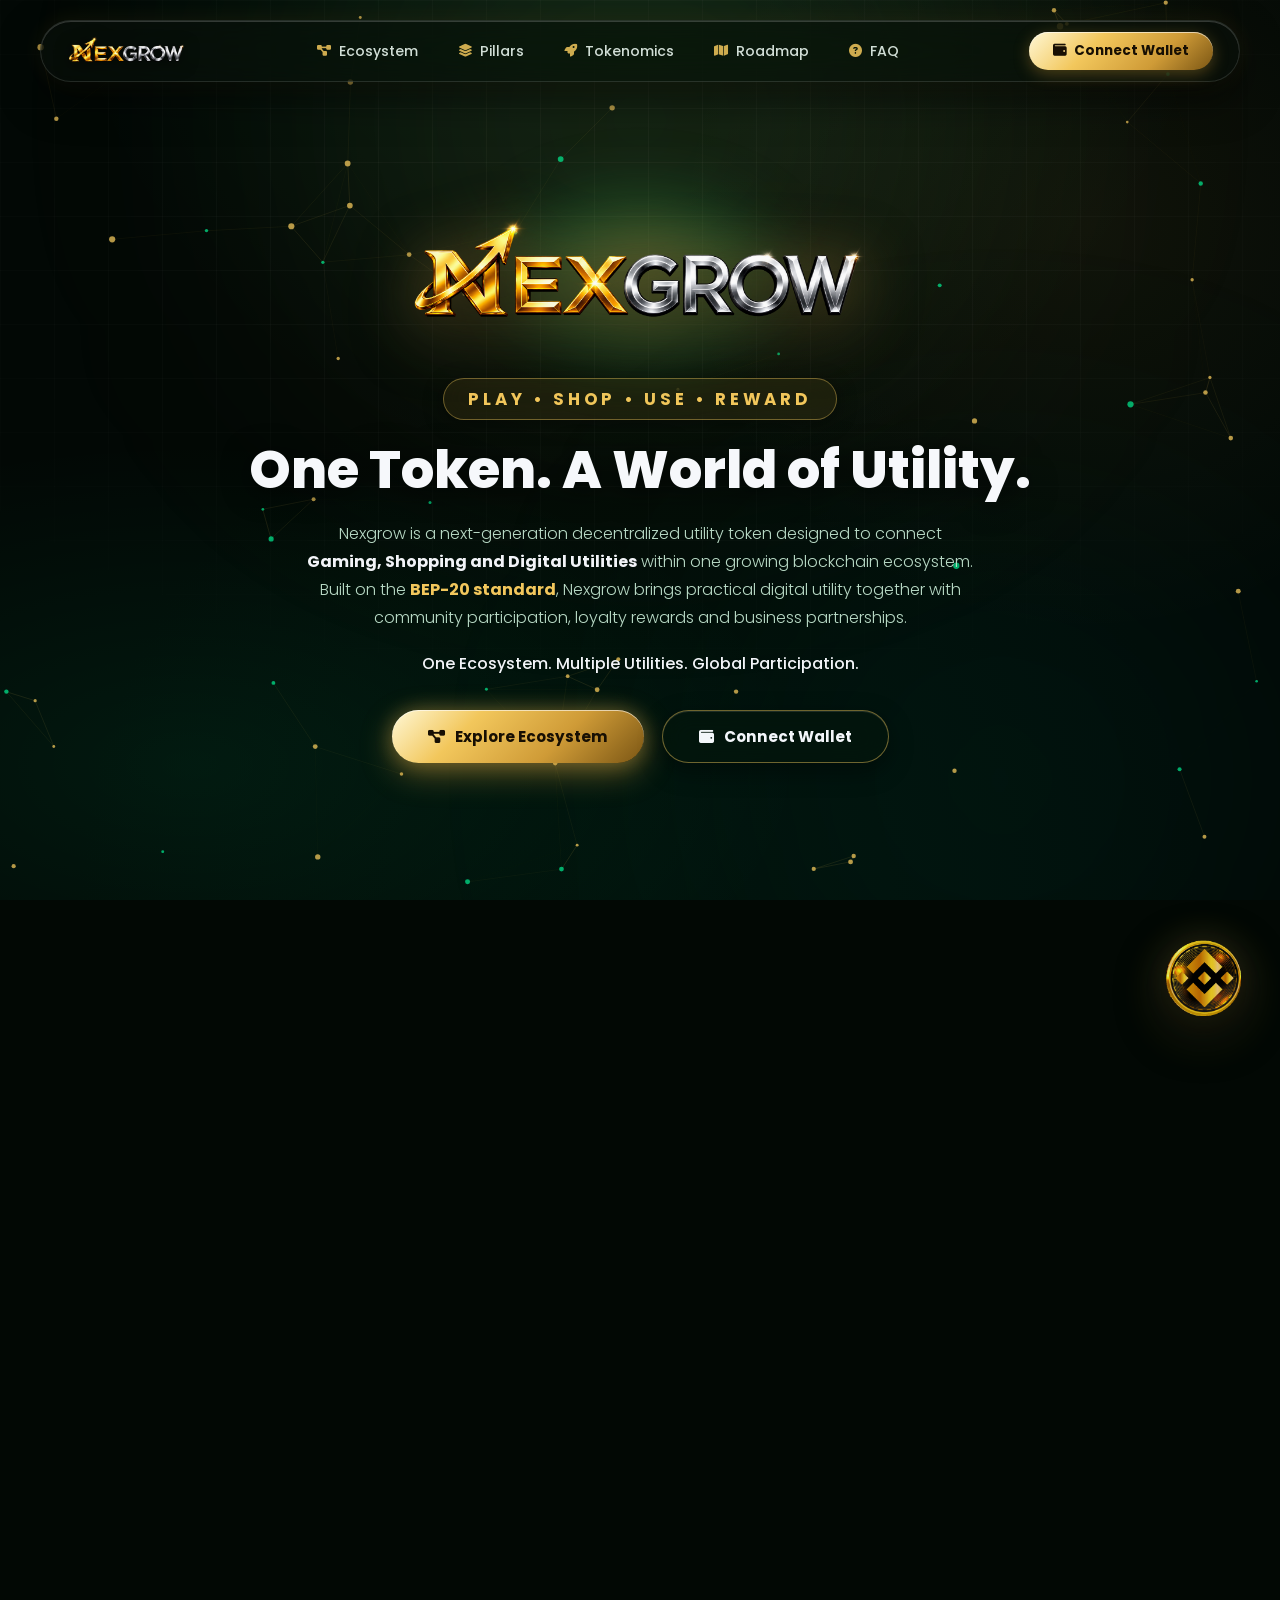
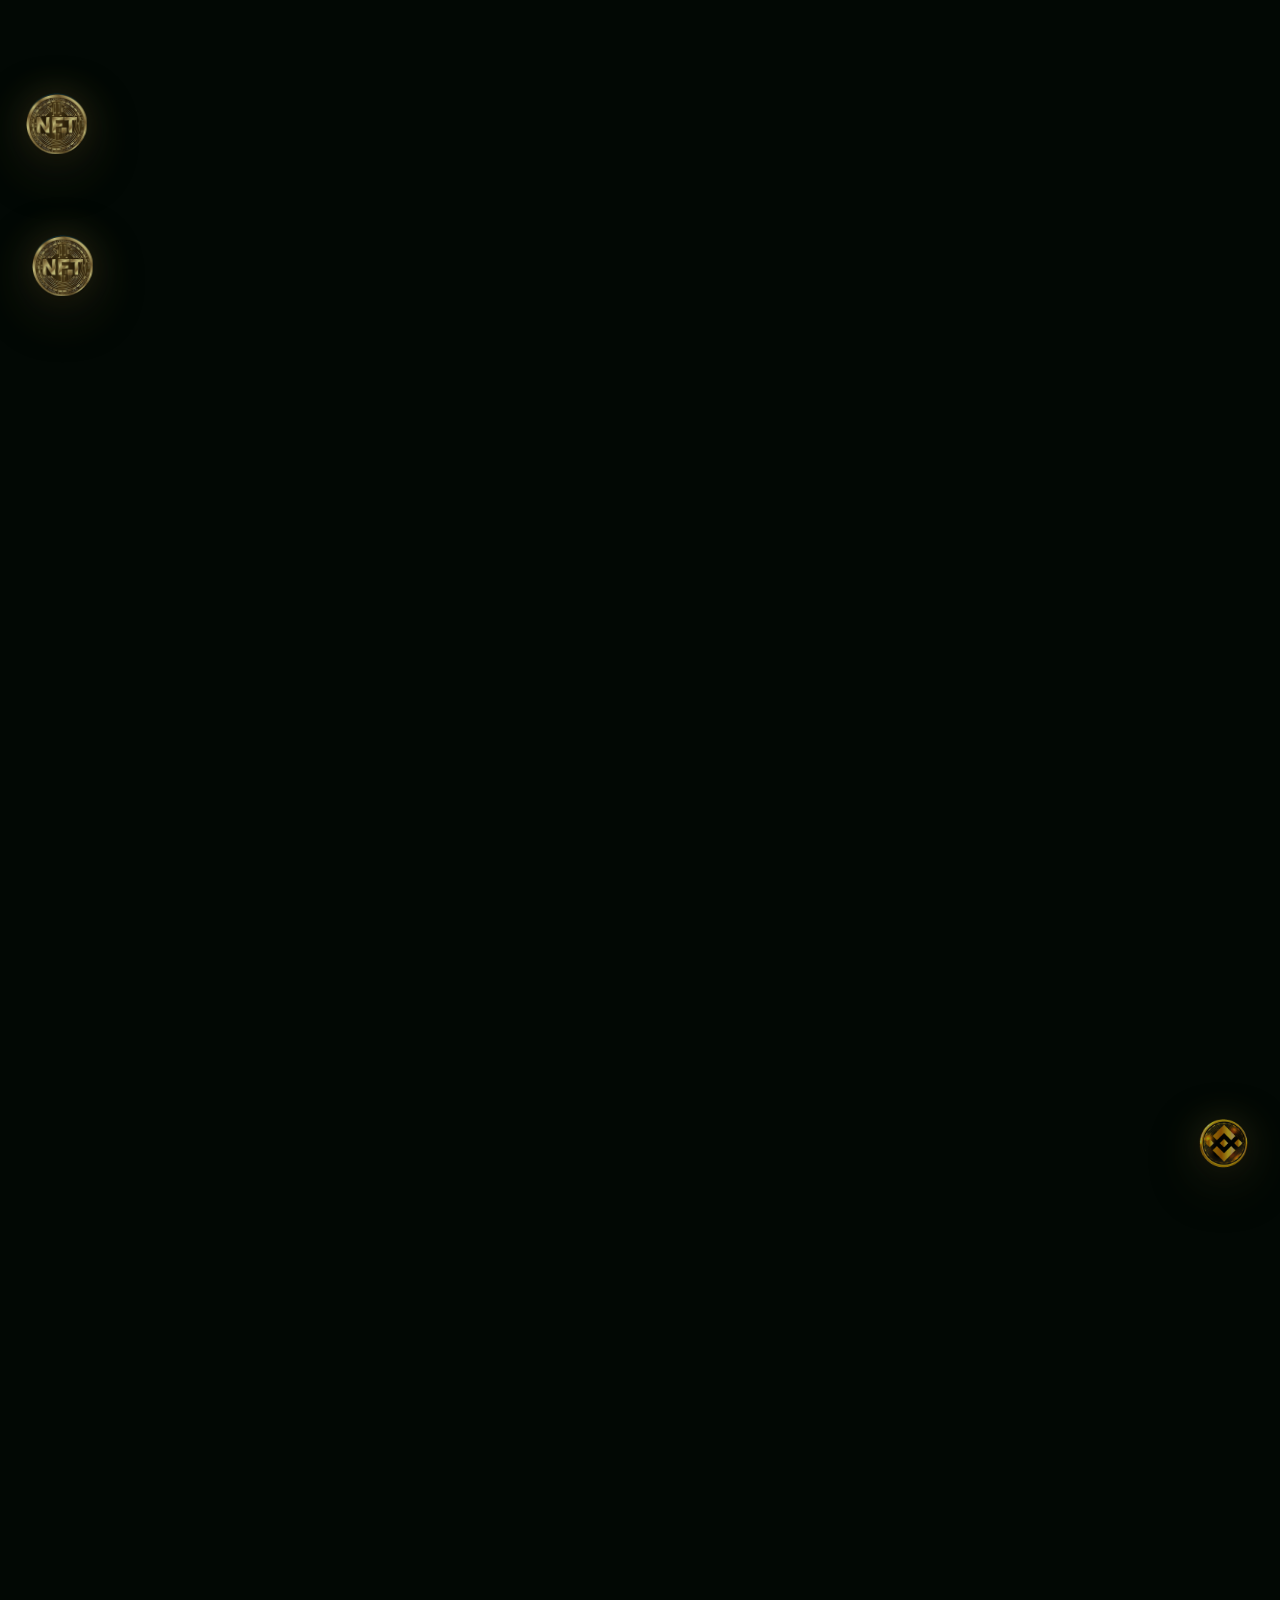
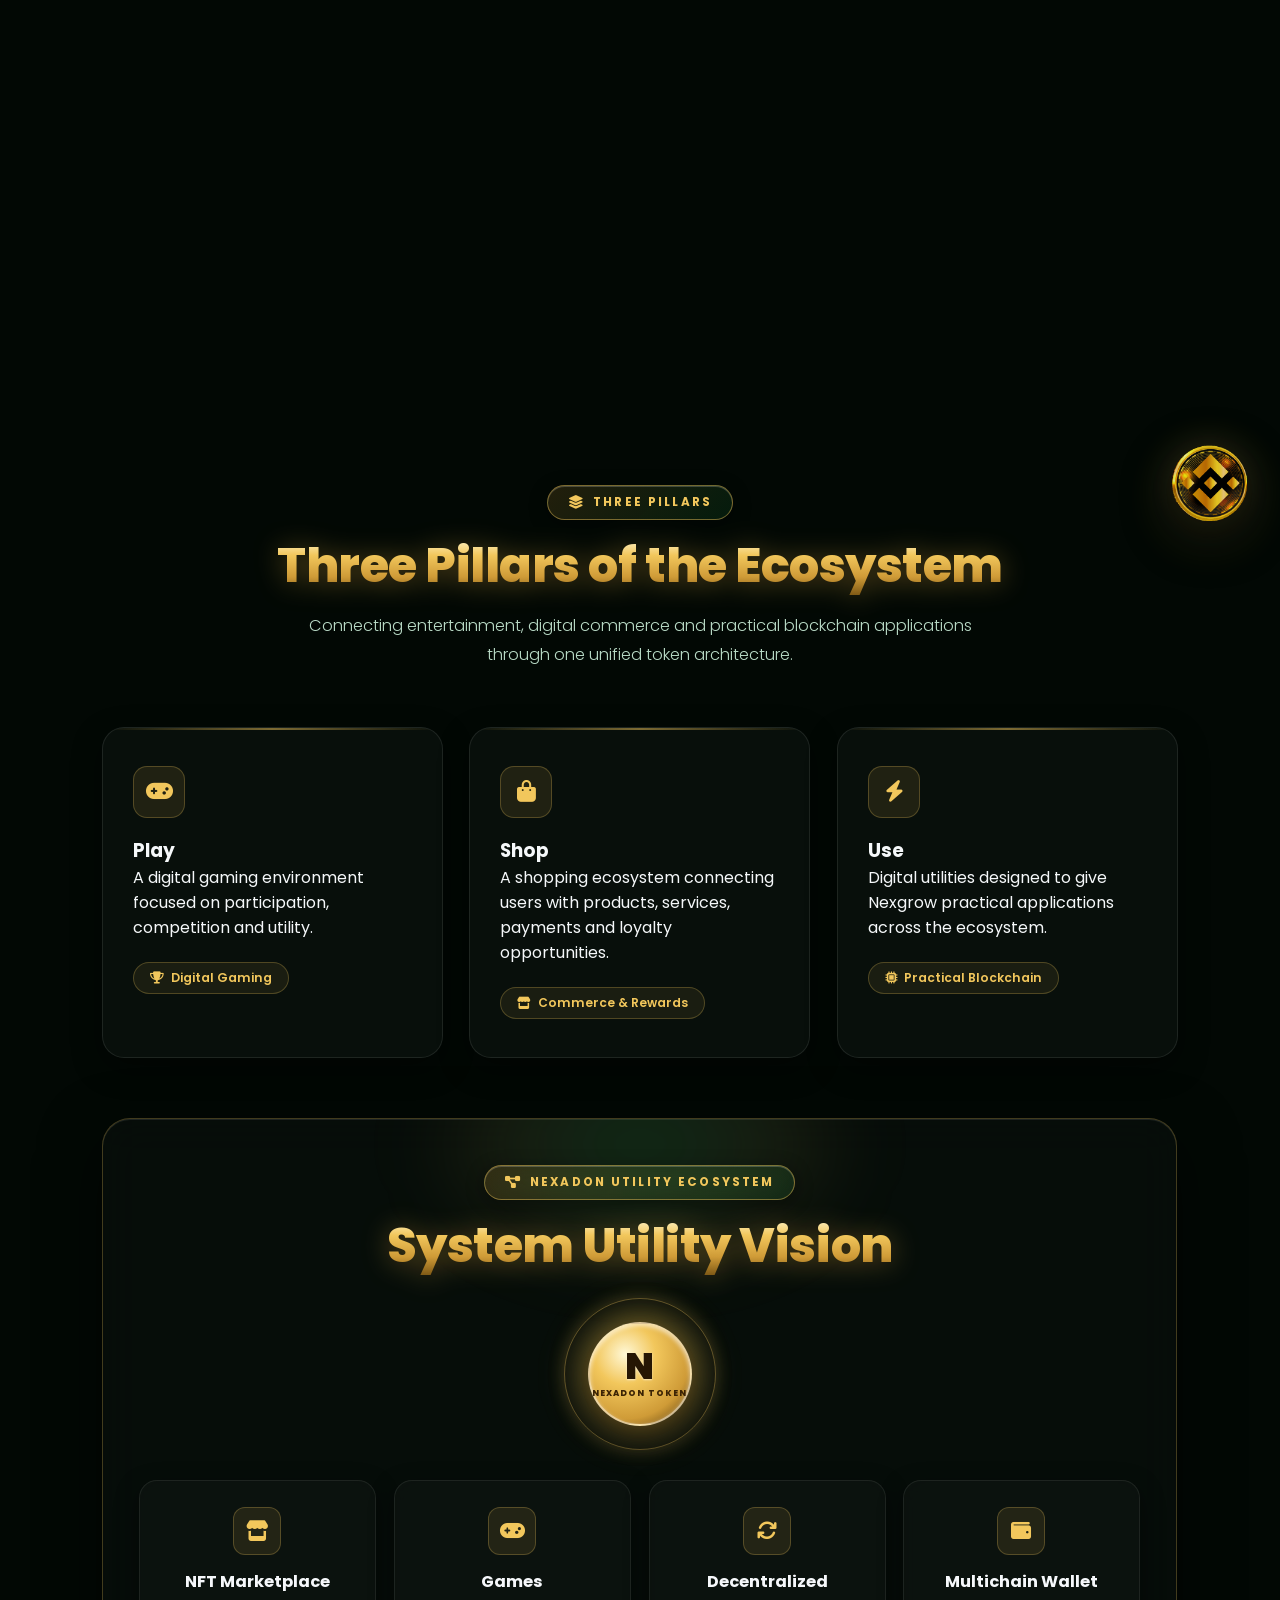
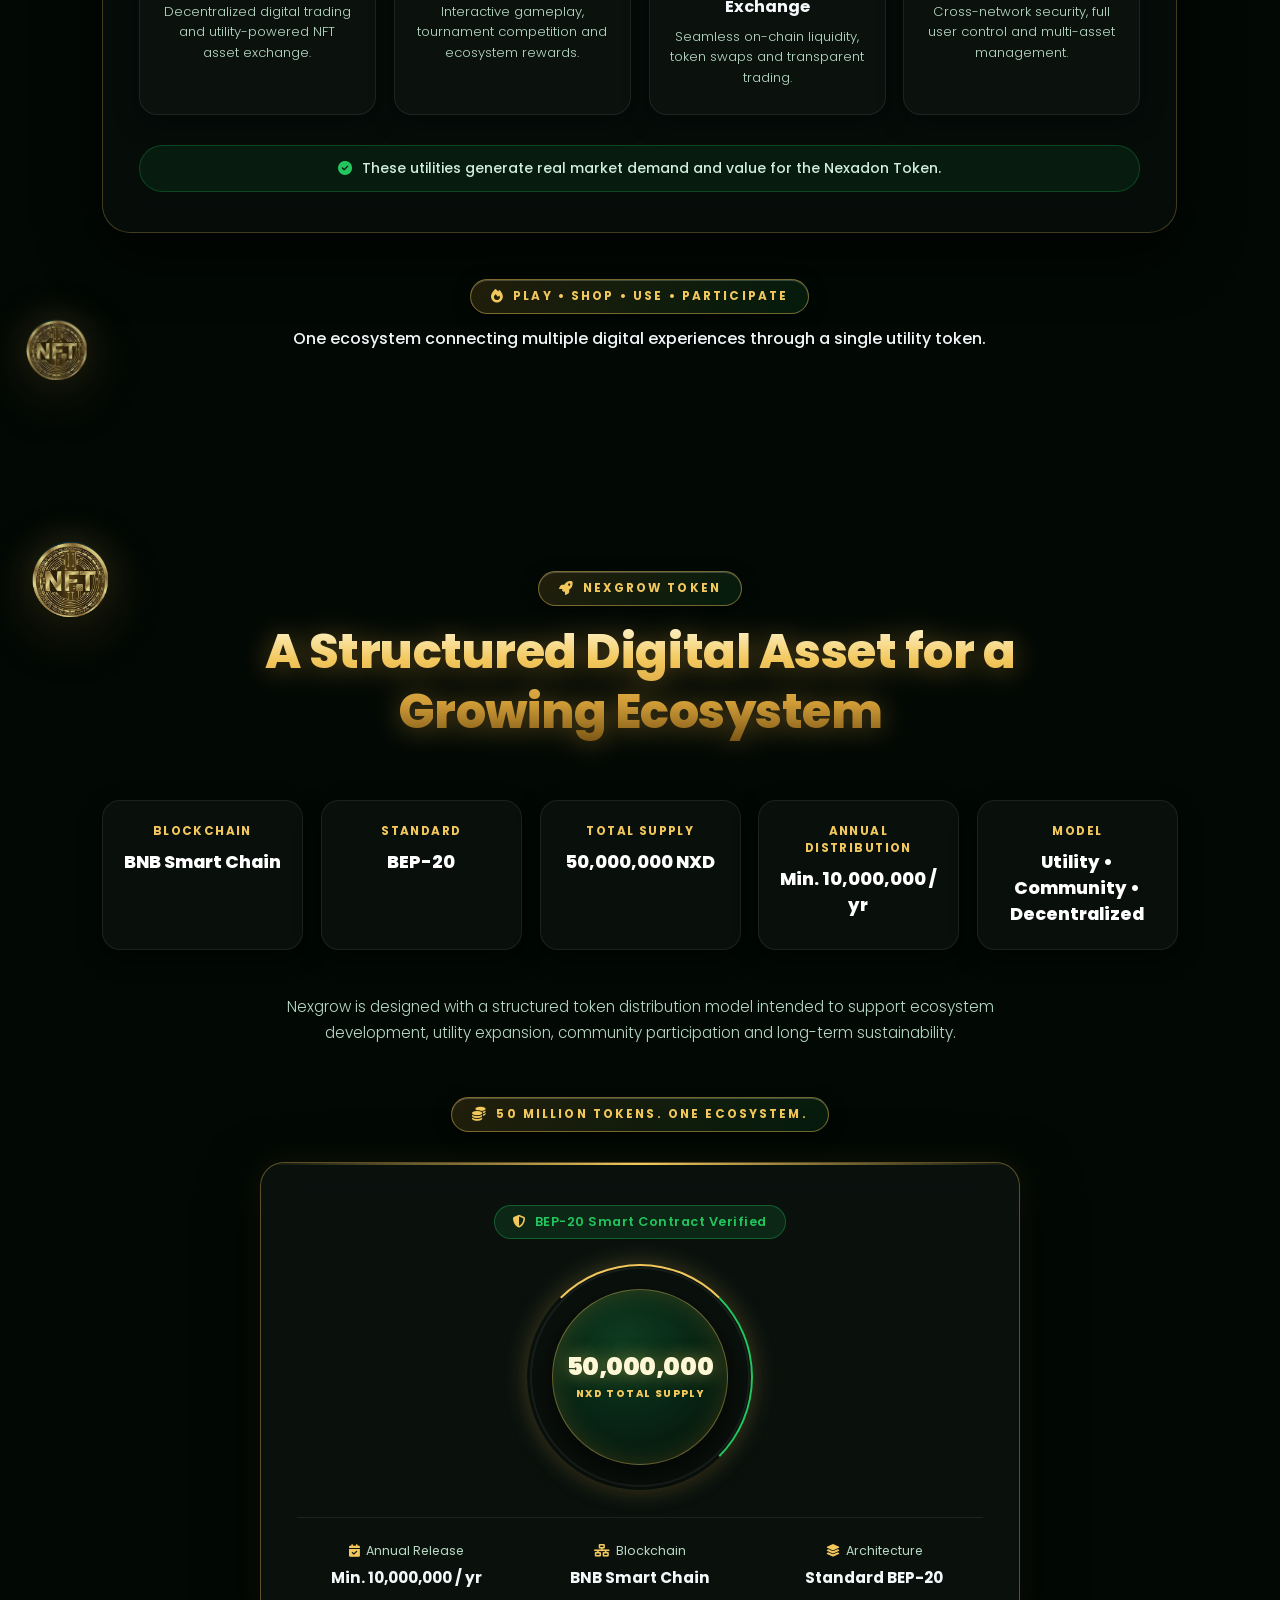
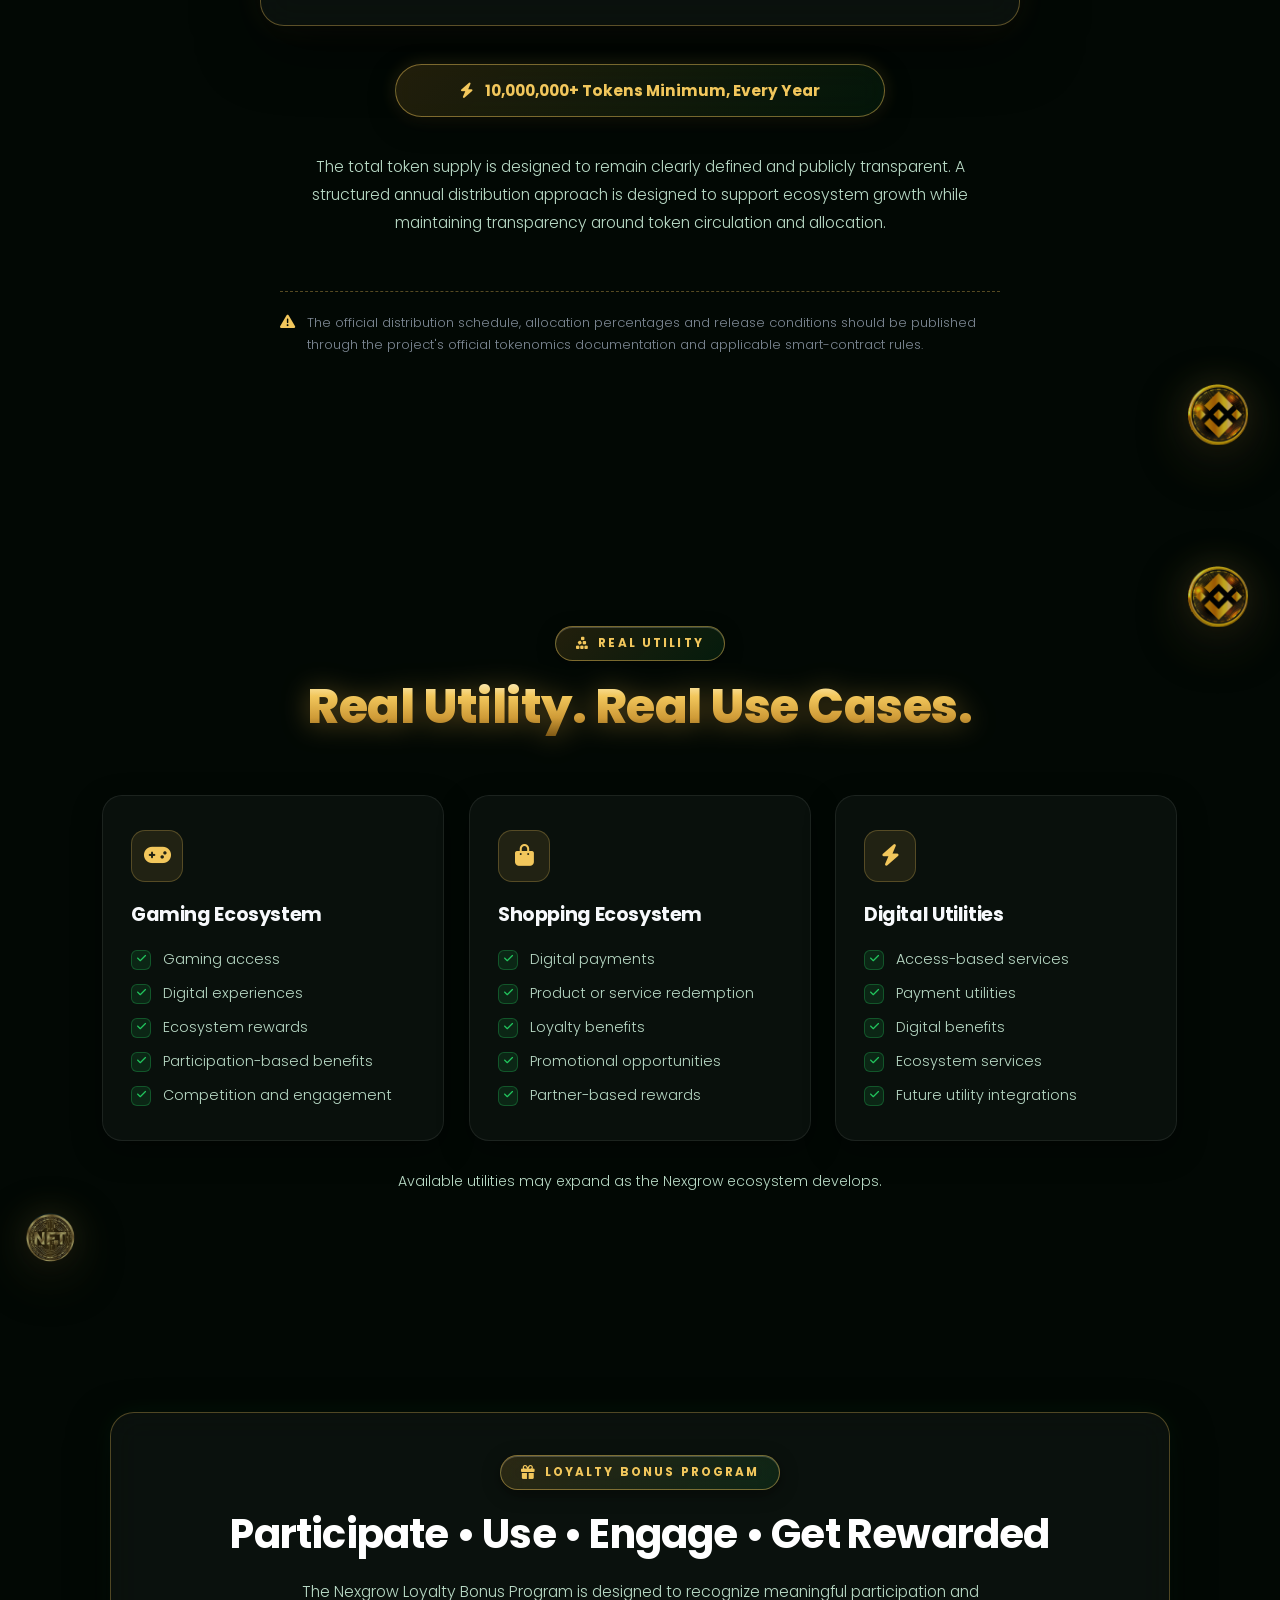
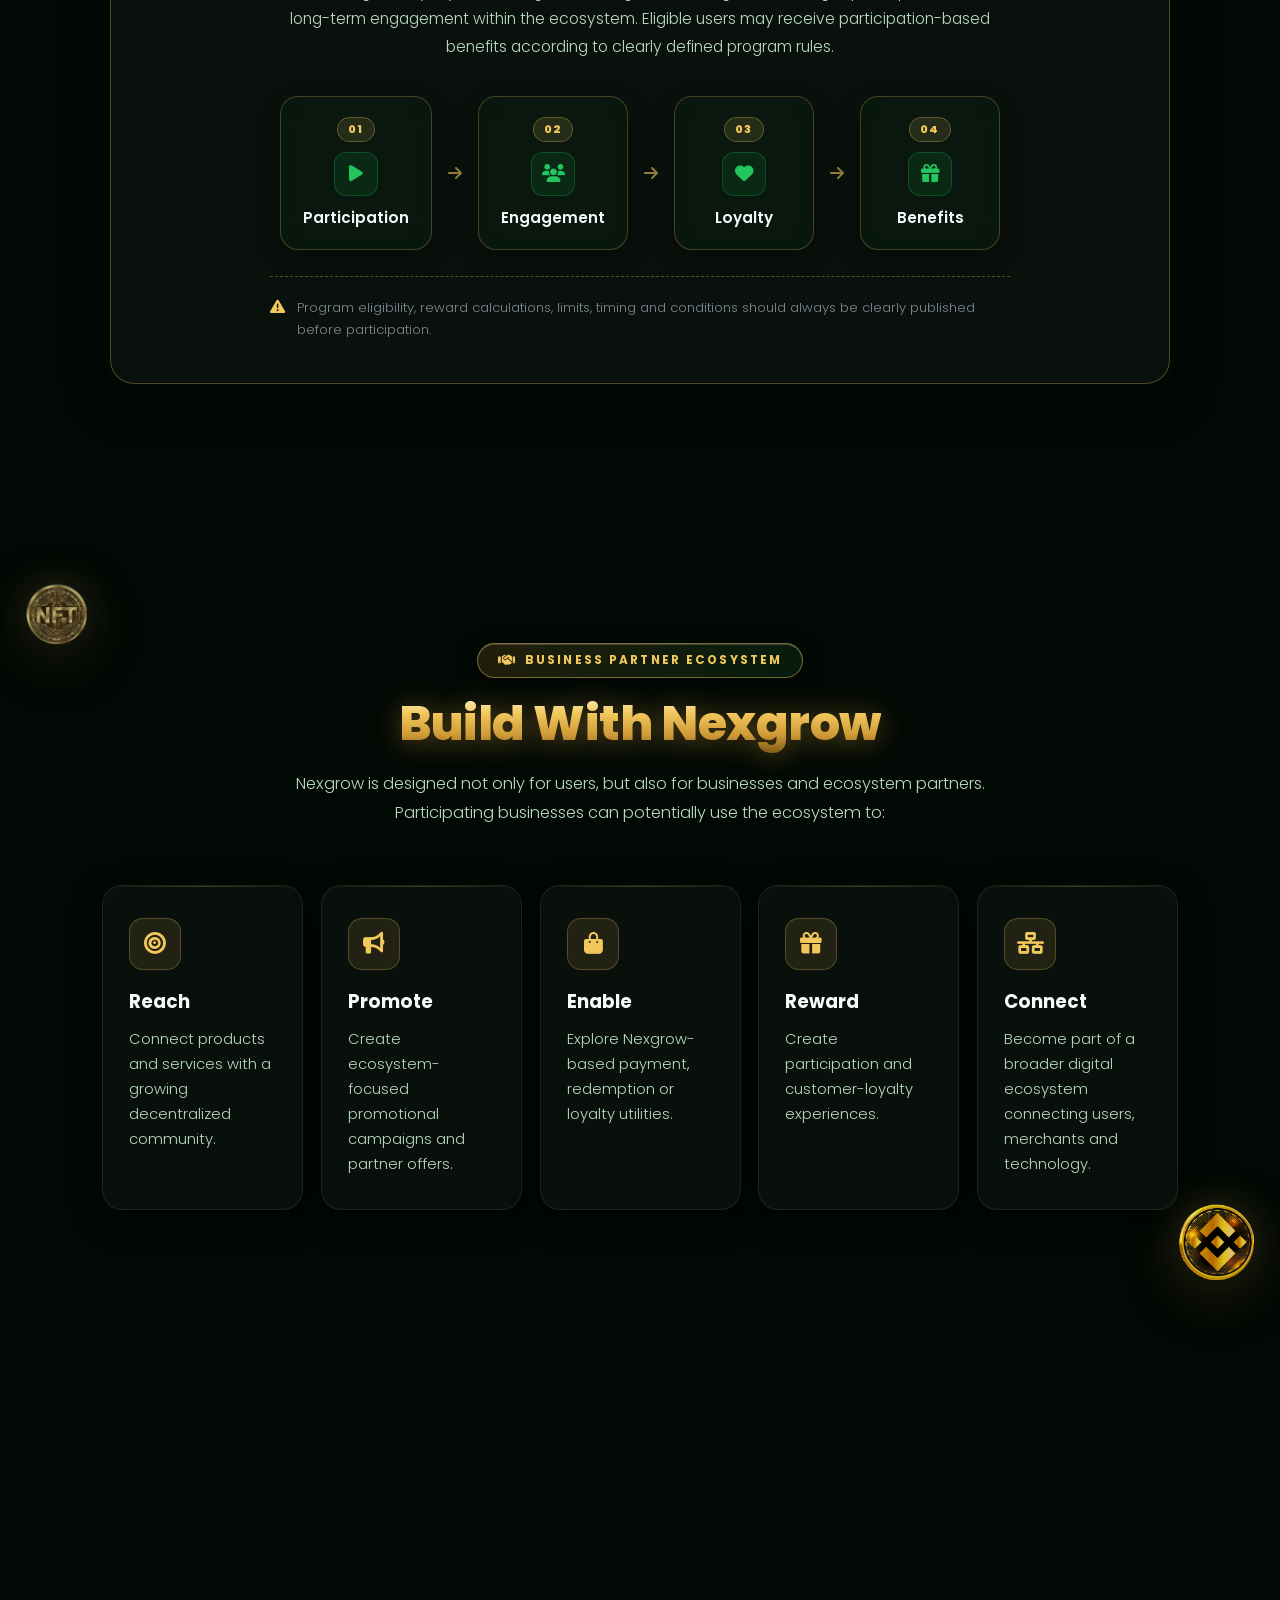
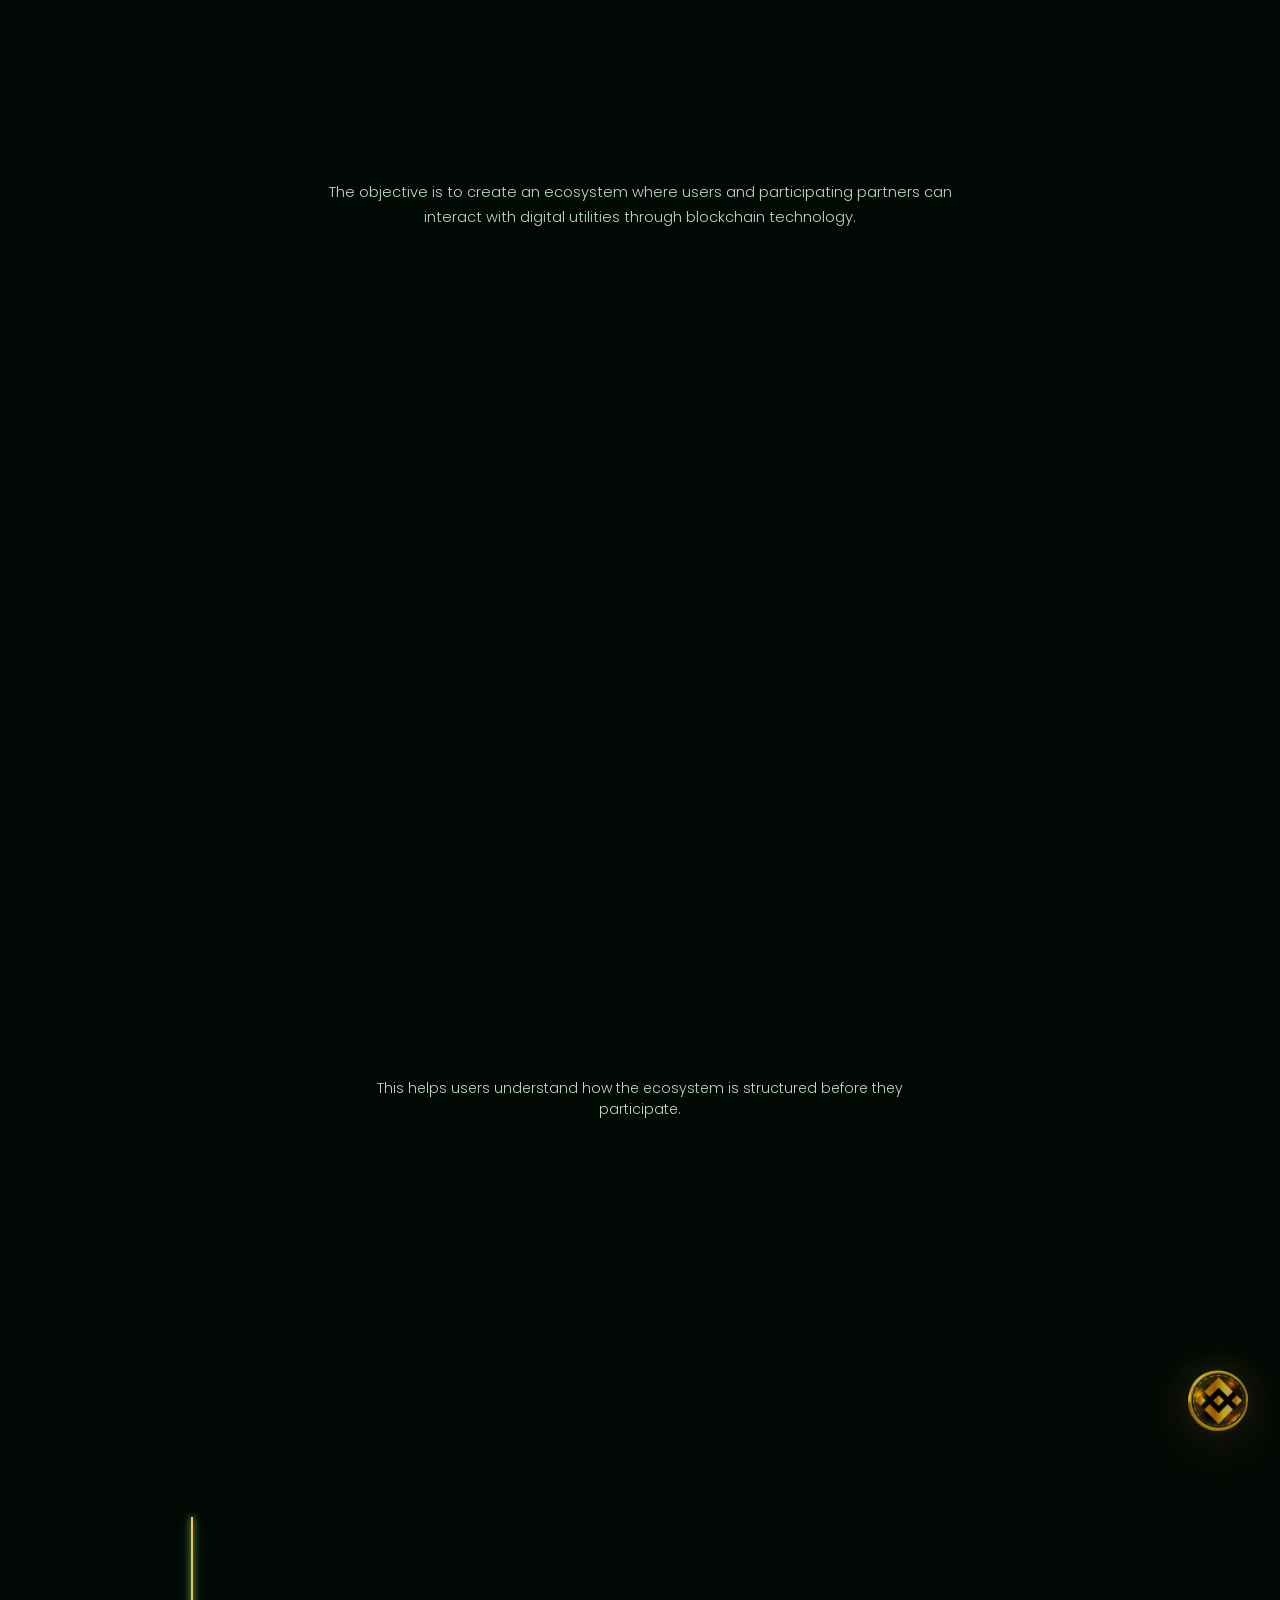
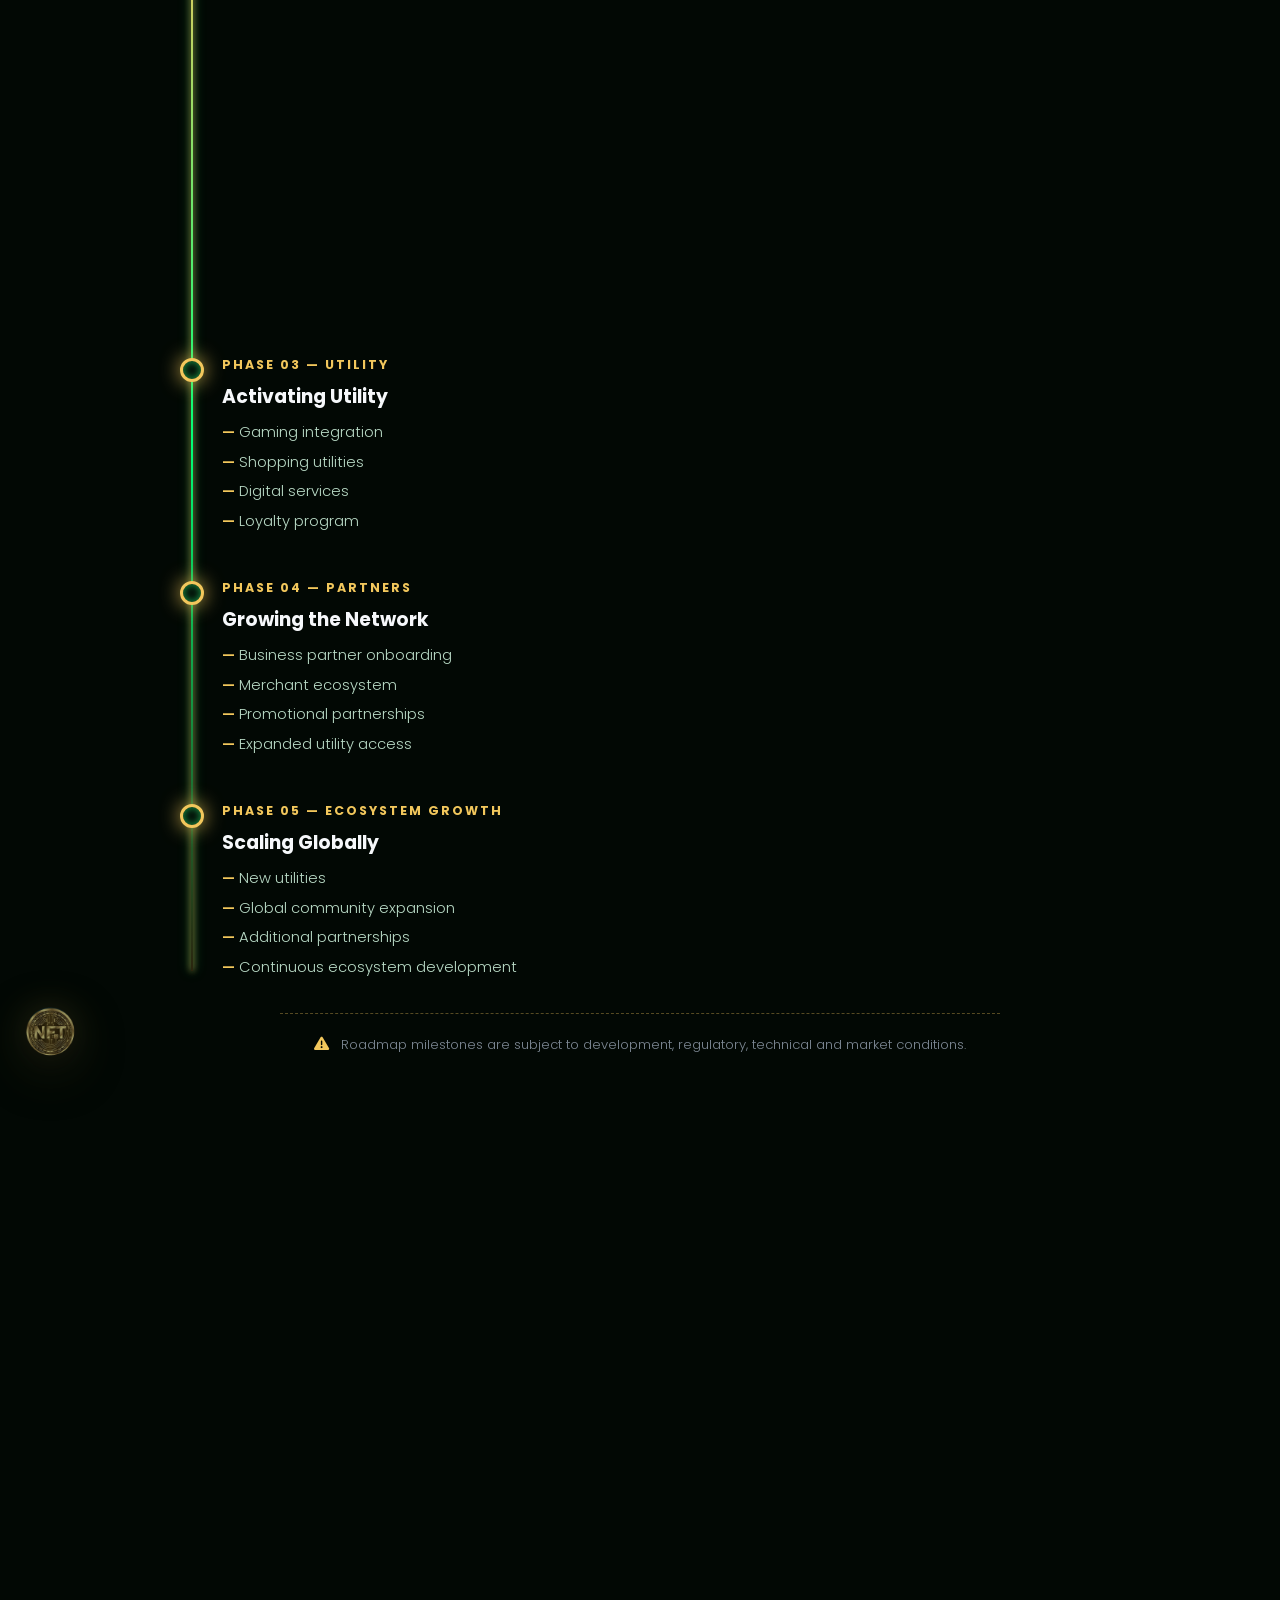
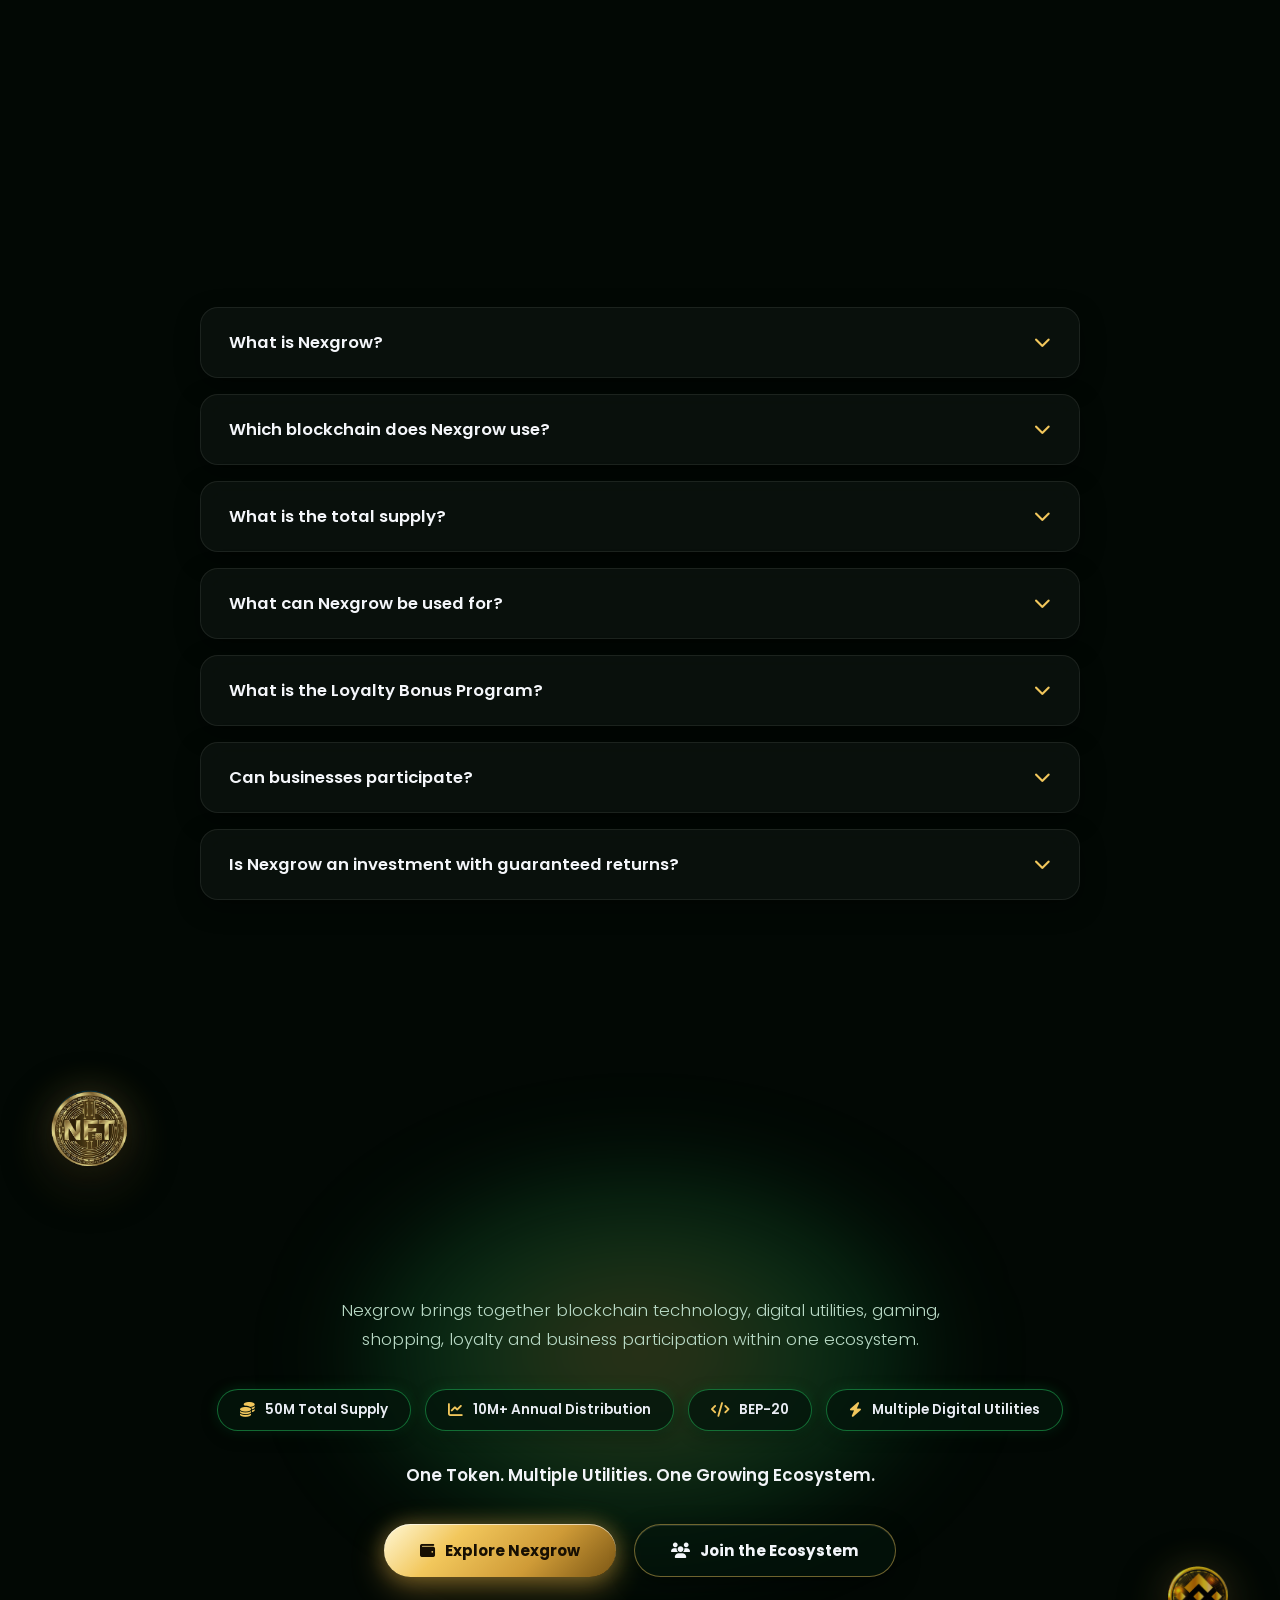
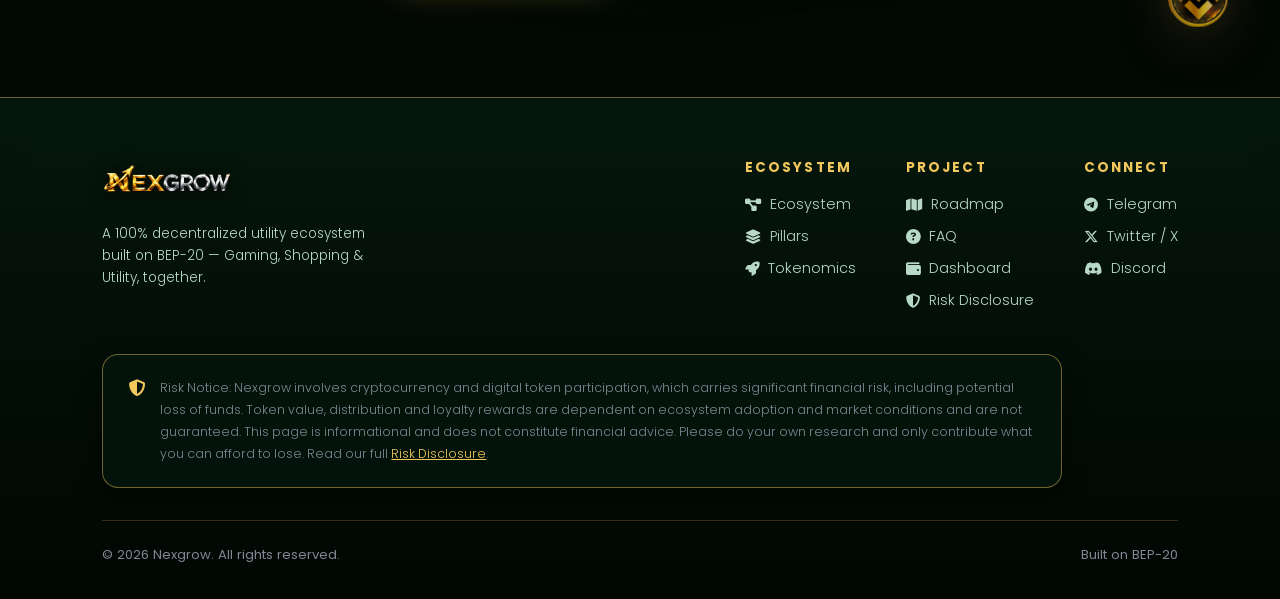
<file: index.html>
<!DOCTYPE html>
<html lang="en">
<head>
<meta charset="UTF-8">
<meta name="viewport" content="width=device-width, initial-scale=1.0">
<title>Nexgrow | One Token. A World of Utility.</title>
<meta name="description" content="Nexgrow — a decentralized BEP-20 utility token connecting Gaming, Shopping and Digital Utilities within one growing blockchain ecosystem.">
<link rel="preconnect" href="https://fonts.googleapis.com">
<link rel="preconnect" href="https://fonts.gstatic.com" crossorigin>
<link href="https://fonts.googleapis.com/css2?family=Poppins:wght@300;400;500;600;700;800;900&display=swap" rel="stylesheet">
<link rel="stylesheet" href="https://cdnjs.cloudflare.com/ajax/libs/font-awesome/6.5.2/css/all.min.css">
<link rel="stylesheet" href="assets/style.css">
<link rel="icon" type="image/png" href="assets/nexgrow.png">
</head>
<body>

<!-- Reusable Vector Coin Definitions (BEP-20 & NFT Medallions matching brand deck) -->
<svg style="position:absolute;width:0;height:0;overflow:hidden;" aria-hidden="true">
  <defs>
    <!-- Outer Gold Rim Gradient -->
    <radialGradient id="cGoldRim" cx="35%" cy="30%" r="70%">
      <stop offset="0%" stop-color="#FFF8D6"/>
      <stop offset="30%" stop-color="#F2C75C"/>
      <stop offset="70%" stop-color="#CF9B37"/>
      <stop offset="100%" stop-color="#4E3406"/>
    </radialGradient>
    <!-- Inner Emerald Face Gradient (Matching official Nexgrow token coin) -->
    <radialGradient id="cEmeraldFace" cx="40%" cy="35%" r="65%">
      <stop offset="0%" stop-color="#0f4625"/>
      <stop offset="50%" stop-color="#072b15"/>
      <stop offset="85%" stop-color="#03160a"/>
      <stop offset="100%" stop-color="#010a04"/>
    </radialGradient>
    <!-- Metallic Gold Bevel Highlight -->
    <linearGradient id="cGoldBevel" x1="0%" y1="0%" x2="100%" y2="100%">
      <stop offset="0%" stop-color="#FFF8D6" stop-opacity="0.9"/>
      <stop offset="50%" stop-color="#F2C75C" stop-opacity="0.4"/>
      <stop offset="100%" stop-color="#7B5614" stop-opacity="0.8"/>
    </linearGradient>
  </defs>

  <!-- BEP-20 Official Golden Medallion (Direct Match to User Provided Golden BNB Coin) -->
  <symbol id="coin-bep20" viewBox="0 0 100 100">
    <image href="assets/coin_bep20_bnb.png" xlink:href="assets/coin_bep20_bnb.png" x="0" y="0" width="100" height="100" preserveAspectRatio="xMidYMid meet"/>
  </symbol>

  <!-- NFT Official Medallion (Direct Match to User Provided Golden NFT Coin) -->
  <symbol id="coin-nft" viewBox="0 0 100 100">
    <image href="assets/coin_nft.png" xlink:href="assets/coin_nft.png" x="0" y="0" width="100" height="100" preserveAspectRatio="xMidYMid meet"/>
  </symbol>
</svg>

<!-- Top Scroll Progress -->
<div id="progress-bar"></div>

<!-- Cyber & Constellation Living Background (Nexadon Theme) -->
<div id="crypto-bg" aria-hidden="true">
  <div class="crypto-grid"></div>
  <div class="glow-orb glow-gold"></div>
  <div class="glow-orb glow-cyan"></div>
  <canvas id="network-canvas"></canvas>
</div>

<header id="siteHeader">
  <a href="index.html" class="logo">
    <img src="assets/nexgrow.png" alt="Nexgrow" class="logo-img">
  </a>
  <nav class="links">
    <a href="#ecosystem"><i class="fa-solid fa-diagram-project"></i> Ecosystem</a>
    <a href="#pillars"><i class="fa-solid fa-layer-group"></i> Pillars</a>
    <a href="#tokenomics"><i class="fa-solid fa-rocket"></i> Tokenomics</a>
    <a href="#journey"><i class="fa-solid fa-map"></i> Roadmap</a>
    <a href="#faq"><i class="fa-solid fa-circle-question"></i> FAQ</a>
  </nav>
  <a href="dashboard.html" class="nav-cta"><i class="fa-solid fa-wallet"></i> Connect Wallet</a>
  <button class="burger" id="burger" aria-label="Toggle navigation menu"><i class="fa-solid fa-bars"></i></button>
</header>

<!-- HERO -->
<section class="hero">
  <canvas id="heroDotsCanvas" class="hero-dots-canvas"></canvas>
  <div class="hero-logo">
    <img src="assets/nexgrow.png" alt="Nexgrow" class="hero-logo-img">
  </div>
  <div class="tagline">Play &bull; Shop &bull; Use &bull; Reward</div>
  <h1>One Token. A World of Utility.</h1>
  <p class="sub">Nexgrow is a next-generation decentralized utility token designed to connect <b style="color:#f2f4f8">Gaming, Shopping and Digital Utilities</b> within one growing blockchain ecosystem. Built on the <b style="color:var(--gold-2)">BEP-20 standard</b>, Nexgrow brings practical digital utility together with community participation, loyalty rewards and business partnerships.</p>
  <p class="sub" style="font-weight:500;color:#f2f4f8;">One Ecosystem. Multiple Utilities. Global Participation.</p>

  <div class="hero-ctas">
    <a href="#ecosystem" class="btn-primary"><i class="fa-solid fa-diagram-project"></i> Explore Ecosystem</a>
    <a href="dashboard.html" class="btn-ghost"><i class="fa-solid fa-wallet"></i> Connect Wallet</a>
  </div>
</section>

<!-- BUILT FOR REAL DIGITAL UTILITY -->
<section id="ecosystem">
  <div class="bg-floating-coin coin-float-1 coin-size-lg" style="top: 40px; right: 3%;" aria-hidden="true">
    <svg class="coin-svg" viewBox="0 0 100 100"><use href="#coin-bep20"/></svg>
  </div>
  <div class="bg-floating-coin coin-float-2 coin-size-md" style="bottom: 30px; left: 2%;" aria-hidden="true">
    <svg class="coin-svg" viewBox="0 0 100 100"><use href="#coin-nft"/></svg>
  </div>
  <div class="section-head reveal">
    <div class="eyebrow"><i class="fa-solid fa-bolt"></i> Real Digital Utility</div>
    <h2>Built for Real Digital Utility</h2>
    <p>Nexgrow is designed to go beyond being simply a digital asset. The ecosystem brings together multiple use cases under one token, creating opportunities for users to play, shop, access services, participate and receive ecosystem-based benefits.</p>
  </div>
  <div class="quad-grid">
    <div class="feat-card reveal">
      <div class="feat-icon"><i class="fa-solid fa-gamepad"></i></div>
      <h3>Gaming</h3>
      <p>Play, compete and participate in digital gaming experiences while accessing ecosystem rewards and utilities.</p>
    </div>
    <div class="feat-card reveal">
      <div class="feat-icon"><i class="fa-solid fa-bag-shopping"></i></div>
      <h3>Shopping</h3>
      <p>Use Nexgrow within participating shopping experiences for payments, redemption opportunities, loyalty benefits and ecosystem rewards.</p>
    </div>
    <div class="feat-card reveal">
      <div class="feat-icon"><i class="fa-solid fa-bolt"></i></div>
      <h3>Digital Utilities</h3>
      <p>Access selected digital services, payment utilities, ecosystem features and participation-based benefits.</p>
    </div>
    <div class="feat-card reveal">
      <div class="feat-icon"><i class="fa-solid fa-gift"></i></div>
      <h3>Loyalty</h3>
      <p>Long-term participation can unlock structured loyalty benefits designed to encourage meaningful ecosystem engagement.</p>
    </div>
  </div>
</section>

<!-- WHY Nexgrow -->
<section id="why">
  <div class="bg-floating-coin coin-float-3 coin-size-md" style="top: 50px; left: 2.5%;" aria-hidden="true">
    <svg class="coin-svg" viewBox="0 0 100 100"><use href="#coin-nft"/></svg>
  </div>
  <div class="bg-floating-coin coin-float-4 coin-size-sm" style="bottom: 40px; right: 2.5%;" aria-hidden="true">
    <svg class="coin-svg" viewBox="0 0 100 100"><use href="#coin-bep20"/></svg>
  </div>
  <div class="section-head reveal">
    <div class="eyebrow"><i class="fa-solid fa-circle-question"></i> Why Nexgrow?</div>
    <h2>One Token. Multiple Possibilities.</h2>
  </div>
  <div class="why-grid">
    <div class="feat-card reveal">
      <div class="feat-icon"><i class="fa-solid fa-cubes"></i></div>
      <h3>Decentralized</h3>
      <p>Designed around blockchain technology with a community-focused and permissionless ecosystem philosophy.</p>
    </div>
    <div class="feat-card reveal">
      <div class="feat-icon"><i class="fa-solid fa-lock"></i></div>
      <h3>User Control</h3>
      <p>Your token. Your wallet. Your control. Users maintain control of their assets through their compatible blockchain wallets.</p>
    </div>
    <div class="feat-card reveal">
      <div class="feat-icon"><i class="fa-solid fa-gem"></i></div>
      <h3>Utility-First</h3>
      <p>Nexgrow is designed with practical ecosystem applications rather than focusing solely on speculative value.</p>
    </div>
    <div class="feat-card reveal">
      <div class="feat-icon"><i class="fa-solid fa-handshake"></i></div>
      <h3>Community-Driven</h3>
      <p>The ecosystem is designed to encourage participation from users, businesses, partners and the wider digital community.</p>
    </div>
    <div class="feat-card reveal">
      <div class="feat-icon"><i class="fa-solid fa-network-wired"></i></div>
      <h3>Borderless</h3>
      <p>Blockchain technology enables a globally accessible digital ecosystem without traditional geographical boundaries.</p>
    </div>
    <div class="feat-card reveal">
      <div class="feat-icon"><i class="fa-solid fa-magnifying-glass"></i></div>
      <h3>Transparent</h3>
      <p>Token distribution, smart-contract rules, release schedules and eligibility conditions are intended to be clearly communicated to the community.</p>
    </div>
  </div>
</section>

<!-- HOW THE ECOSYSTEM WORKS -->
<section id="how">
  <div class="section-head reveal">
    <div class="eyebrow"><i class="fa-solid fa-list-check"></i> Getting Started</div>
    <h2>How the Nexgrow Ecosystem Works</h2>
  </div>
  <div class="flow-steps">
    <div class="flow-step reveal">
      <div class="fs-num">1</div>
      <h4>Get Nexgrow</h4>
      <p>Acquire Nexgrow through supported ecosystem channels and hold it in a compatible wallet.</p>
    </div>
    <div class="flow-step reveal">
      <div class="fs-num">2</div>
      <h4>Explore</h4>
      <p>Discover available gaming, shopping and digital utility experiences.</p>
    </div>
    <div class="flow-step reveal">
      <div class="fs-num">3</div>
      <h4>Participate</h4>
      <p>Use Nexgrow across eligible ecosystem utilities and participate in community programs.</p>
    </div>
    <div class="flow-step reveal">
      <div class="fs-num">4</div>
      <h4>Benefit</h4>
      <p>Receive applicable loyalty benefits, ecosystem rewards or partner advantages according to published rules.</p>
    </div>
    <div class="flow-step reveal">
      <div class="fs-num">5</div>
      <h4>Grow With The Ecosystem</h4>
      <p>As the ecosystem expands, new utilities, partners and participation opportunities can be introduced.</p>
    </div>
  </div>
</section>

<!-- THREE PILLARS OF THE ECOSYSTEM -->
<section id="pillars">
  <div class="bg-floating-coin coin-float-1 coin-size-lg" style="top: 70px; right: 2.5%;" aria-hidden="true">
    <svg class="coin-svg" viewBox="0 0 100 100"><use href="#coin-bep20"/></svg>
  </div>
  <div class="bg-floating-coin coin-float-2 coin-size-md" style="bottom: 80px; left: 2%;" aria-hidden="true">
    <svg class="coin-svg" viewBox="0 0 100 100"><use href="#coin-nft"/></svg>
  </div>
  <div class="section-head reveal">
    <div class="eyebrow"><i class="fa-solid fa-layer-group"></i> Three Pillars</div>
    <h2>Three Pillars of the Ecosystem</h2>
    <p>Connecting entertainment, digital commerce and practical blockchain applications through one unified token architecture.</p>
  </div>
  
  <div class="pillars-grid">
    <div class="pillar-card reveal">
      <div class="pillar-glow"></div>
      <div class="feat-icon"><i class="fa-solid fa-gamepad"></i></div>
      <h3>Play</h3>
      <p>A digital gaming environment focused on participation, competition and utility.</p>
      <div class="pillar-badge"><i class="fa-solid fa-trophy"></i> Digital Gaming</div>
    </div>
    <div class="pillar-card reveal">
      <div class="pillar-glow"></div>
      <div class="feat-icon"><i class="fa-solid fa-bag-shopping"></i></div>
      <h3>Shop</h3>
      <p>A shopping ecosystem connecting users with products, services, payments and loyalty opportunities.</p>
      <div class="pillar-badge"><i class="fa-solid fa-store"></i> Commerce &amp; Rewards</div>
    </div>
    <div class="pillar-card reveal">
      <div class="pillar-glow"></div>
      <div class="feat-icon"><i class="fa-solid fa-bolt"></i></div>
      <h3>Use</h3>
      <p>Digital utilities designed to give Nexgrow practical applications across the ecosystem.</p>
      <div class="pillar-badge"><i class="fa-solid fa-microchip"></i> Practical Blockchain</div>
    </div>
  </div>

  <!-- System Utility Vision (From Official Nexgrow Brand Deck Page 2) -->
  <div class="vision-hub reveal">
    <div class="section-head" style="margin-bottom:28px;">
      <div class="eyebrow"><i class="fa-solid fa-diagram-project"></i> Nexadon Utility Ecosystem</div>
      <h2>System Utility Vision</h2>
    </div>

    <div class="vision-orbit-container">
      <!-- Central Pulsing Nexadon Core (N) -->
      <div class="vision-center-core">
        <div class="vision-core-pulse"></div>
        <div class="vision-core-ring"></div>
        <div class="vision-core-token">
          <span class="vct-n">N</span>
          <span class="vct-lab">NEXADON TOKEN</span>
        </div>
      </div>

      <!-- 4 Connected Utilities from PDF Page 2 -->
      <div class="vision-satellites-grid">
        <div class="sat-card sat-top-left reveal">
          <div class="sat-icon"><i class="fa-solid fa-store"></i></div>
          <h4>NFT Marketplace</h4>
          <p>Decentralized digital trading and utility-powered NFT asset exchange.</p>
        </div>
        <div class="sat-card sat-top-right reveal">
          <div class="sat-icon"><i class="fa-solid fa-gamepad"></i></div>
          <h4>Games</h4>
          <p>Interactive gameplay, tournament competition and ecosystem rewards.</p>
        </div>
        <div class="sat-card sat-bottom-left reveal">
          <div class="sat-icon"><i class="fa-solid fa-arrows-rotate"></i></div>
          <h4>Decentralized Exchange</h4>
          <p>Seamless on-chain liquidity, token swaps and transparent trading.</p>
        </div>
        <div class="sat-card sat-bottom-right reveal">
          <div class="sat-icon"><i class="fa-solid fa-wallet"></i></div>
          <h4>Multichain Wallet</h4>
          <p>Cross-network security, full user control and multi-asset management.</p>
        </div>
      </div>
    </div>

    <div class="vision-tagline reveal">
      <i class="fa-solid fa-circle-check"></i>
      <span>These utilities generate real market demand and value for the Nexadon Token.</span>
    </div>
  </div>

  <div class="util-closer reveal">
    <div class="eyebrow"><i class="fa-solid fa-fire"></i> Play &bull; Shop &bull; Use &bull; Participate</div>
    <p style="font-weight:500;color:#f2f4f8;">One ecosystem connecting multiple digital experiences through a single utility token.</p>
  </div>
</section>

<!-- Nexgrow TOKEN -->
<section id="tokenomics">
  <div class="bg-floating-coin coin-float-3 coin-size-lg" style="top: 80px; left: 2.5%;" aria-hidden="true">
    <svg class="coin-svg" viewBox="0 0 100 100"><use href="#coin-nft"/></svg>
  </div>
  <div class="bg-floating-coin coin-float-4 coin-size-md" style="bottom: 70px; right: 2.5%;" aria-hidden="true">
    <svg class="coin-svg" viewBox="0 0 100 100"><use href="#coin-bep20"/></svg>
  </div>
  <div class="section-head reveal">
    <div class="eyebrow"><i class="fa-solid fa-rocket"></i> Nexgrow Token</div>
    <h2>A Structured Digital Asset for a Growing Ecosystem</h2>
  </div>
  <div class="token-stats-row">
    <div class="token-stat-box reveal"><div class="tsb-lab">Blockchain</div><div class="tsb-val">BNB Smart Chain</div></div>
    <div class="token-stat-box reveal"><div class="tsb-lab">Standard</div><div class="tsb-val">BEP-20</div></div>
    <div class="token-stat-box reveal"><div class="tsb-lab">Total Supply</div><div class="tsb-val">50,000,000 NXD</div></div>
    <div class="token-stat-box reveal"><div class="tsb-lab">Annual Distribution</div><div class="tsb-val">Min. 10,000,000 / yr</div></div>
    <div class="token-stat-box reveal"><div class="tsb-lab">Model</div><div class="tsb-val">Utility &bull; Community &bull; Decentralized</div></div>
  </div>
  <p style="max-width:720px;margin:0 auto 50px;text-align:center;color:var(--text-dim);font-size:.95rem;font-weight:300;line-height:1.75;">Nexgrow is designed with a structured token distribution model intended to support ecosystem development, utility expansion, community participation and long-term sustainability.</p>

  <div class="vault-wrap">
    <div class="section-head reveal" style="margin-bottom:30px;">
      <div class="eyebrow"><i class="fa-solid fa-coins"></i> 50 Million Tokens. One Ecosystem.</div>
    </div>
    <div class="token-showcase-card reveal">
      <div class="tsc-badge"><i class="fa-solid fa-shield-halved"></i> BEP-20 Smart Contract Verified</div>
      <div class="tsc-gauge">
        <div class="tsc-ring-track"></div>
        <div class="tsc-ring-accent"></div>
        <div class="tsc-core">
          <div class="tsc-val">50,000,000</div>
          <div class="tsc-unit">NXD TOTAL SUPPLY</div>
        </div>
      </div>
      <div class="tsc-specs-row">
        <div class="tsc-spec-item">
          <span class="tsi-lab"><i class="fa-solid fa-calendar-check"></i> Annual Release</span>
          <span class="tsi-val">Min. 10,000,000 / yr</span>
        </div>
        <div class="tsc-spec-item">
          <span class="tsi-lab"><i class="fa-solid fa-network-wired"></i> Blockchain</span>
          <span class="tsi-val">BNB Smart Chain</span>
        </div>
        <div class="tsc-spec-item">
          <span class="tsi-lab"><i class="fa-solid fa-layer-group"></i> Architecture</span>
          <span class="tsi-val">Standard BEP-20</span>
        </div>
      </div>
    </div>
    <div class="vault-annual reveal"><i class="fa-solid fa-bolt"></i> 10,000,000+ Tokens Minimum, Every Year</div>
    <p class="vault-desc reveal">The total token supply is designed to remain clearly defined and publicly transparent. A structured annual distribution approach is designed to support ecosystem growth while maintaining transparency around token circulation and allocation.</p>
    <div class="disclaimer" style="margin:0 auto 50px;max-width:720px;justify-content:center;">
      <i class="fa-solid fa-triangle-exclamation"></i>
      <span>The official distribution schedule, allocation percentages and release conditions should be published through the project's official tokenomics documentation and applicable smart-contract rules.</span>
    </div>
  </div>
</section>

<!-- REAL UTILITY / REAL USE CASES -->
<section id="usecases">
  <div class="bg-floating-coin coin-float-1 coin-size-md" style="top: 50px; right: 2.5%;" aria-hidden="true">
    <svg class="coin-svg" viewBox="0 0 100 100"><use href="#coin-bep20"/></svg>
  </div>
  <div class="bg-floating-coin coin-float-2 coin-size-sm" style="bottom: 40px; left: 2%;" aria-hidden="true">
    <svg class="coin-svg" viewBox="0 0 100 100"><use href="#coin-nft"/></svg>
  </div>
  <div class="section-head reveal">
    <div class="eyebrow"><i class="fa-solid fa-cubes-stacked"></i> Real Utility</div>
    <h2>Real Utility. Real Use Cases.</h2>
  </div>
  <div class="usecase-grid">
    <div class="usecase-card reveal">
      <div class="feat-icon"><i class="fa-solid fa-gamepad"></i></div>
      <h3>Gaming Ecosystem</h3>
      <ul>
        <li><i class="fa-solid fa-check"></i> Gaming access</li>
        <li><i class="fa-solid fa-check"></i> Digital experiences</li>
        <li><i class="fa-solid fa-check"></i> Ecosystem rewards</li>
        <li><i class="fa-solid fa-check"></i> Participation-based benefits</li>
        <li><i class="fa-solid fa-check"></i> Competition and engagement</li>
      </ul>
    </div>
    <div class="usecase-card reveal">
      <div class="feat-icon"><i class="fa-solid fa-bag-shopping"></i></div>
      <h3>Shopping Ecosystem</h3>
      <ul>
        <li><i class="fa-solid fa-check"></i> Digital payments</li>
        <li><i class="fa-solid fa-check"></i> Product or service redemption</li>
        <li><i class="fa-solid fa-check"></i> Loyalty benefits</li>
        <li><i class="fa-solid fa-check"></i> Promotional opportunities</li>
        <li><i class="fa-solid fa-check"></i> Partner-based rewards</li>
      </ul>
    </div>
    <div class="usecase-card reveal">
      <div class="feat-icon"><i class="fa-solid fa-bolt"></i></div>
      <h3>Digital Utilities</h3>
      <ul>
        <li><i class="fa-solid fa-check"></i> Access-based services</li>
        <li><i class="fa-solid fa-check"></i> Payment utilities</li>
        <li><i class="fa-solid fa-check"></i> Digital benefits</li>
        <li><i class="fa-solid fa-check"></i> Ecosystem services</li>
        <li><i class="fa-solid fa-check"></i> Future utility integrations</li>
      </ul>
    </div>
  </div>
  <p style="max-width:600px;margin:30px auto 0;text-align:center;color:var(--text-dim);font-size:.88rem;font-weight:300;">Available utilities may expand as the Nexgrow ecosystem develops.</p>
</section>

<!-- LOYALTY BONUS PROGRAM -->
<section id="loyalty">
  <div class="util-highlight reveal">
    <div class="eyebrow"><i class="fa-solid fa-gift"></i> Loyalty Bonus Program</div>
    <h2 style="margin-bottom:14px;">Participate &bull; Use &bull; Engage &bull; Get Rewarded</h2>
    <p>The Nexgrow Loyalty Bonus Program is designed to recognize meaningful participation and long-term engagement within the ecosystem. Eligible users may receive participation-based benefits according to clearly defined program rules.</p>
    <div class="loyalty-flow-container">
      <div class="loyalty-flow-step">
        <div class="lfs-num">01</div>
        <div class="lfs-icon"><i class="fa-solid fa-play"></i></div>
        <div class="lfs-label">Participation</div>
      </div>
      <div class="loyalty-flow-arrow"><i class="fa-solid fa-arrow-right"></i></div>
      <div class="loyalty-flow-step">
        <div class="lfs-num">02</div>
        <div class="lfs-icon"><i class="fa-solid fa-users"></i></div>
        <div class="lfs-label">Engagement</div>
      </div>
      <div class="loyalty-flow-arrow"><i class="fa-solid fa-arrow-right"></i></div>
      <div class="loyalty-flow-step">
        <div class="lfs-num">03</div>
        <div class="lfs-icon"><i class="fa-solid fa-heart"></i></div>
        <div class="lfs-label">Loyalty</div>
      </div>
      <div class="loyalty-flow-arrow"><i class="fa-solid fa-arrow-right"></i></div>
      <div class="loyalty-flow-step">
        <div class="lfs-num">04</div>
        <div class="lfs-icon"><i class="fa-solid fa-gift"></i></div>
        <div class="lfs-label">Benefits</div>
      </div>
    </div>
    <div class="disclaimer" style="margin:24px auto 0;">
      <i class="fa-solid fa-triangle-exclamation"></i>
      <span>Program eligibility, reward calculations, limits, timing and conditions should always be clearly published before participation.</span>
    </div>
  </div>
</section>

<!-- BUSINESS PARTNER ECOSYSTEM -->
<section id="partners">
  <div class="bg-floating-coin coin-float-3 coin-size-md" style="top: 50px; left: 2%;" aria-hidden="true">
    <svg class="coin-svg" viewBox="0 0 100 100"><use href="#coin-nft"/></svg>
  </div>
  <div class="bg-floating-coin coin-float-4 coin-size-lg" style="bottom: 40px; right: 2%;" aria-hidden="true">
    <svg class="coin-svg" viewBox="0 0 100 100"><use href="#coin-bep20"/></svg>
  </div>
  <div class="section-head reveal">
    <div class="eyebrow"><i class="fa-solid fa-handshake"></i> Business Partner Ecosystem</div>
    <h2>Build With Nexgrow</h2>
    <p>Nexgrow is designed not only for users, but also for businesses and ecosystem partners. Participating businesses can potentially use the ecosystem to:</p>
  </div>
  <div class="biz-grid">
    <div class="feat-card reveal">
      <div class="feat-icon"><i class="fa-solid fa-bullseye"></i></div>
      <h3>Reach</h3>
      <p>Connect products and services with a growing decentralized community.</p>
    </div>
    <div class="feat-card reveal">
      <div class="feat-icon"><i class="fa-solid fa-bullhorn"></i></div>
      <h3>Promote</h3>
      <p>Create ecosystem-focused promotional campaigns and partner offers.</p>
    </div>
    <div class="feat-card reveal">
      <div class="feat-icon"><i class="fa-solid fa-bag-shopping"></i></div>
      <h3>Enable</h3>
      <p>Explore Nexgrow-based payment, redemption or loyalty utilities.</p>
    </div>
    <div class="feat-card reveal">
      <div class="feat-icon"><i class="fa-solid fa-gift"></i></div>
      <h3>Reward</h3>
      <p>Create participation and customer-loyalty experiences.</p>
    </div>
    <div class="feat-card reveal">
      <div class="feat-icon"><i class="fa-solid fa-network-wired"></i></div>
      <h3>Connect</h3>
      <p>Become part of a broader digital ecosystem connecting users, merchants and technology.</p>
    </div>
  </div>
</section>

<!-- DECENTRALIZATION BY DESIGN -->
<section id="decentralization">
  <div class="section-head reveal">
    <div class="eyebrow"><i class="fa-solid fa-network-wired"></i> Decentralization by Design</div>
    <h2>Community &bull; Transparency &bull; Access</h2>
    <p>Nexgrow is built around the principles of:</p>
  </div>
  <div class="decentral-pills reveal">
    <div class="pill"><i class="fa-solid fa-users"></i> Community Driven</div>
    <div class="pill"><i class="fa-solid fa-magnifying-glass"></i> Transparent</div>
    <div class="pill"><i class="fa-solid fa-bolt"></i> Borderless</div>
    <div class="pill"><i class="fa-solid fa-lock-open"></i> Permissionless</div>
    <div class="pill"><i class="fa-solid fa-bolt"></i> Utility Focused</div>
  </div>
  <p style="max-width:680px;margin:0 auto;text-align:center;color:var(--text-dim);font-size:.92rem;font-weight:300;line-height:1.7;">The objective is to create an ecosystem where users and participating partners can interact with digital utilities through blockchain technology.</p>
</section>

<!-- TRANSPARENCY MATTERS -->
<section id="transparency">
  <div class="section-head reveal">
    <div class="eyebrow"><i class="fa-solid fa-scale-balanced"></i> Transparency Matters</div>
    <h2>Clear Rules. Clear Information. Clear Expectations.</h2>
    <p>Before launch or participation, important information should be made publicly available, including:</p>
  </div>
  <div class="transparency-grid">
    <div class="transparency-item reveal"><i class="fa-solid fa-circle-check"></i> Token distribution</div>
    <div class="transparency-item reveal"><i class="fa-solid fa-circle-check"></i> Allocation percentages</div>
    <div class="transparency-item reveal"><i class="fa-solid fa-circle-check"></i> Annual release schedule</div>
    <div class="transparency-item reveal"><i class="fa-solid fa-circle-check"></i> Smart-contract rules</div>
    <div class="transparency-item reveal"><i class="fa-solid fa-circle-check"></i> Eligibility requirements</div>
    <div class="transparency-item reveal"><i class="fa-solid fa-circle-check"></i> Loyalty program conditions</div>
    <div class="transparency-item reveal"><i class="fa-solid fa-circle-check"></i> Utility terms</div>
    <div class="transparency-item reveal"><i class="fa-solid fa-circle-check"></i> Partner participation rules</div>
  </div>
  <p style="max-width:600px;margin:0 auto;text-align:center;color:var(--text-dim);font-size:.88rem;font-weight:300;">This helps users understand how the ecosystem is structured before they participate.</p>
</section>

<!-- THE Nexgrow JOURNEY -->
<section id="journey">
  <div class="bg-floating-coin coin-float-1 coin-size-md" style="top: 140px; right: 2.5%;" aria-hidden="true">
    <svg class="coin-svg" viewBox="0 0 100 100"><use href="#coin-bep20"/></svg>
  </div>
  <div class="bg-floating-coin coin-float-2 coin-size-sm" style="bottom: 110px; left: 2%;" aria-hidden="true">
    <svg class="coin-svg" viewBox="0 0 100 100"><use href="#coin-nft"/></svg>
  </div>
  <div class="section-head reveal">
    <div class="eyebrow"><i class="fa-solid fa-map"></i> Roadmap</div>
    <h2>The Nexgrow Journey</h2>
  </div>
  <div class="journey-timeline">
    <div class="journey-item reveal">
      <div class="journey-dot"></div>
      <div class="j-phase">Phase 01 &mdash; Foundation</div>
      <h3>Building the Core</h3>
      <ul>
        <li>Token infrastructure</li>
        <li>Smart-contract development</li>
        <li>Brand ecosystem</li>
        <li>Core platform architecture</li>
      </ul>
    </div>
    <div class="journey-item reveal">
      <div class="journey-dot"></div>
      <div class="j-phase">Phase 02 &mdash; Launch</div>
      <h3>Going Live</h3>
      <ul>
        <li>Token launch</li>
        <li>Community onboarding</li>
        <li>Wallet integration</li>
        <li>Initial ecosystem activation</li>
      </ul>
    </div>
    <div class="journey-item reveal">
      <div class="journey-dot"></div>
      <div class="j-phase">Phase 03 &mdash; Utility</div>
      <h3>Activating Utility</h3>
      <ul>
        <li>Gaming integration</li>
        <li>Shopping utilities</li>
        <li>Digital services</li>
        <li>Loyalty program</li>
      </ul>
    </div>
    <div class="journey-item reveal">
      <div class="journey-dot"></div>
      <div class="j-phase">Phase 04 &mdash; Partners</div>
      <h3>Growing the Network</h3>
      <ul>
        <li>Business partner onboarding</li>
        <li>Merchant ecosystem</li>
        <li>Promotional partnerships</li>
        <li>Expanded utility access</li>
      </ul>
    </div>
    <div class="journey-item reveal">
      <div class="journey-dot"></div>
      <div class="j-phase">Phase 05 &mdash; Ecosystem Growth</div>
      <h3>Scaling Globally</h3>
      <ul>
        <li>New utilities</li>
        <li>Global community expansion</li>
        <li>Additional partnerships</li>
        <li>Continuous ecosystem development</li>
      </ul>
    </div>
  </div>
  <div class="disclaimer" style="margin:34px auto 0;max-width:720px;justify-content:center;">
    <i class="fa-solid fa-triangle-exclamation"></i>
    <span>Roadmap milestones are subject to development, regulatory, technical and market conditions.</span>
  </div>
</section>

<!-- YOUR TOKEN YOUR WALLET YOUR CONTROL -->
<section id="control">
  <div class="util-closer reveal">
    <div class="eyebrow"><i class="fa-solid fa-lock"></i> Your Token. Your Wallet. Your Control.</div>
    <p>Nexgrow is designed around blockchain-based ownership. Users can interact with supported ecosystem utilities through compatible wallets while maintaining control of their digital assets.</p>
    <div class="disclaimer" style="margin:24px auto 0;">
      <i class="fa-solid fa-triangle-exclamation"></i>
      <span>Always verify official contract information and ecosystem channels before interacting with any token or smart contract.</span>
    </div>
  </div>
</section>

<!-- FAQ -->
<section id="faq">
  <div class="section-head reveal">
    <div class="eyebrow"><i class="fa-solid fa-circle-question"></i> Questions</div>
    <h2>Frequently Asked Questions</h2>
  </div>
  <div class="faq">
    <div class="faq-item"><div class="faq-q"><span>What is Nexgrow?</span> <i class="fa-solid fa-chevron-down chev"></i></div><div class="faq-a"><p>Nexgrow is a decentralized utility token designed to connect gaming, shopping and digital utility experiences within one ecosystem.</p></div></div>
    <div class="faq-item"><div class="faq-q"><span>Which blockchain does Nexgrow use?</span> <i class="fa-solid fa-chevron-down chev"></i></div><div class="faq-a"><p>Nexgrow is designed as a BEP-20 token on the BNB Smart Chain.</p></div></div>
    <div class="faq-item"><div class="faq-q"><span>What is the total supply?</span> <i class="fa-solid fa-chevron-down chev"></i></div><div class="faq-a"><p>The stated total supply is 50,000,000 Nexgrow tokens.</p></div></div>
    <div class="faq-item"><div class="faq-q"><span>What can Nexgrow be used for?</span> <i class="fa-solid fa-chevron-down chev"></i></div><div class="faq-a"><p>Depending on the ecosystem implementation, Nexgrow may be used across gaming, shopping, digital utilities, loyalty programs and participating business partner services.</p></div></div>
    <div class="faq-item"><div class="faq-q"><span>What is the Loyalty Bonus Program?</span> <i class="fa-solid fa-chevron-down chev"></i></div><div class="faq-a"><p>It is a participation-focused program designed to provide eligible users with ecosystem benefits according to published rules and conditions.</p></div></div>
    <div class="faq-item"><div class="faq-q"><span>Can businesses participate?</span> <i class="fa-solid fa-chevron-down chev"></i></div><div class="faq-a"><p>Yes. The Nexgrow ecosystem is designed to provide opportunities for participating businesses and partners to connect with users, promote services and explore token-based utilities.</p></div></div>
    <div class="faq-item"><div class="faq-q"><span>Is Nexgrow an investment with guaranteed returns?</span> <i class="fa-solid fa-chevron-down chev"></i></div><div class="faq-a"><p>No. Digital assets can involve substantial risk, including the possibility of losing some or all of the value of an asset. Nexgrow should not be presented as guaranteeing profits, returns or appreciation.</p></div></div>
  </div>
</section>

<!-- FINAL CTA -->
<section class="final-cta" id="join">
  <div class="bg-floating-coin coin-float-3 coin-size-lg" style="top: 80px; left: 4%;" aria-hidden="true">
    <svg class="coin-svg" viewBox="0 0 100 100"><use href="#coin-nft"/></svg>
  </div>
  <div class="bg-floating-coin coin-float-4 coin-size-md" style="bottom: 70px; right: 4%;" aria-hidden="true">
    <svg class="coin-svg" viewBox="0 0 100 100"><use href="#coin-bep20"/></svg>
  </div>
  <div class="eyebrow reveal" style="margin-bottom:20px;"><i class="fa-solid fa-rocket"></i> The Future Is Utility</div>
  <h2 class="reveal">Play. Shop. Use. <span class="metal-gold shine">Reward.</span></h2>
  <p class="reveal">Nexgrow brings together blockchain technology, digital utilities, gaming, shopping, loyalty and business participation within one ecosystem.</p>
  <div class="util-pill-row reveal">
    <div class="pill"><i class="fa-solid fa-coins"></i> 50M Total Supply</div>
    <div class="pill"><i class="fa-solid fa-chart-line"></i> 10M+ Annual Distribution</div>
    <div class="pill"><i class="fa-solid fa-code"></i> BEP-20</div>
    <div class="pill"><i class="fa-solid fa-bolt"></i> Multiple Digital Utilities</div>
  </div>
  <p class="reveal" style="font-weight:600;color:#f2f4f8;font-size:1.05rem;">One Token. Multiple Utilities. One Growing Ecosystem.</p>
  <div class="hero-ctas reveal">
    <a href="dashboard.html" class="btn-primary"><i class="fa-solid fa-wallet"></i> Explore Nexgrow</a>
    <a href="dashboard.html" class="btn-ghost"><i class="fa-solid fa-users"></i> Join the Ecosystem</a>
  </div>
</section>

<footer>
  <div class="foot-top">
    <div>
      <div class="foot-logo"><img src="assets/nexgrow.png" alt="Nexgrow" class="foot-logo-img"></div>
      <p style="color:var(--text-dim);font-size:.85rem;max-width:280px;margin-top:12px;line-height:1.6;font-weight:300;">A 100% decentralized utility ecosystem built on BEP-20 &mdash; Gaming, Shopping &amp; Utility, together.</p>
    </div>
    <div class="foot-links">
      <div class="foot-col">
        <h4>Ecosystem</h4>
        <a href="#ecosystem"><i class="fa-solid fa-diagram-project"></i> Ecosystem</a>
        <a href="#pillars"><i class="fa-solid fa-layer-group"></i> Pillars</a>
        <a href="#tokenomics"><i class="fa-solid fa-rocket"></i> Tokenomics</a>
      </div>
      <div class="foot-col">
        <h4>Project</h4>
        <a href="#journey"><i class="fa-solid fa-map"></i> Roadmap</a>
        <a href="#faq"><i class="fa-solid fa-circle-question"></i> FAQ</a>
        <a href="dashboard.html"><i class="fa-solid fa-wallet"></i> Dashboard</a>
        <a href="disclosure.html"><i class="fa-solid fa-shield-halved"></i> Risk Disclosure</a>
      </div>
      <div class="foot-col">
        <h4>Connect</h4>
        <a href="#"><i class="fa-brands fa-telegram"></i> Telegram</a>
        <a href="#"><i class="fa-brands fa-x-twitter"></i> Twitter / X</a>
        <a href="#"><i class="fa-brands fa-discord"></i> Discord</a>
      </div>
    </div>
  </div>
  <div class="foot-risk">
    <i class="fa-solid fa-shield-halved"></i>
    <span>Risk Notice: Nexgrow involves cryptocurrency and digital token participation, which carries significant financial risk, including potential loss of funds. Token value, distribution and loyalty rewards are dependent on ecosystem adoption and market conditions and are not guaranteed. This page is informational and does not constitute financial advice. Please do your own research and only contribute what you can afford to lose. Read our full <a href="disclosure.html" style="color:var(--gold-2);text-decoration:underline;">Risk Disclosure</a>.</span>
  </div>
  <div class="foot-bottom">
    <span>&copy; 2026 Nexgrow. All rights reserved.</span>
    <span>Built on BEP-20</span>
  </div>
</footer>

<script src="assets/main.js"></script>
<script>
  // FAQ accordion
  document.querySelectorAll('.faq-item').forEach(item => {
    const question = item.querySelector('.faq-q');
    if (question) {
      question.addEventListener('click', () => {
        const isOpen = item.classList.contains('open');
        document.querySelectorAll('.faq-item').forEach(i => i.classList.remove('open'));
        if (!isOpen) item.classList.add('open');
      });
    }
  });

  // Referral Tracking
  const referralParams = new URLSearchParams(window.location.search);
  const referralCode = referralParams.get('ref');
  if (referralCode) {
    localStorage.setItem('trade111_pending_ref', referralCode);
    console.log('Referral saved:', referralCode);
  }
</script>
</body>
</html>
</file>
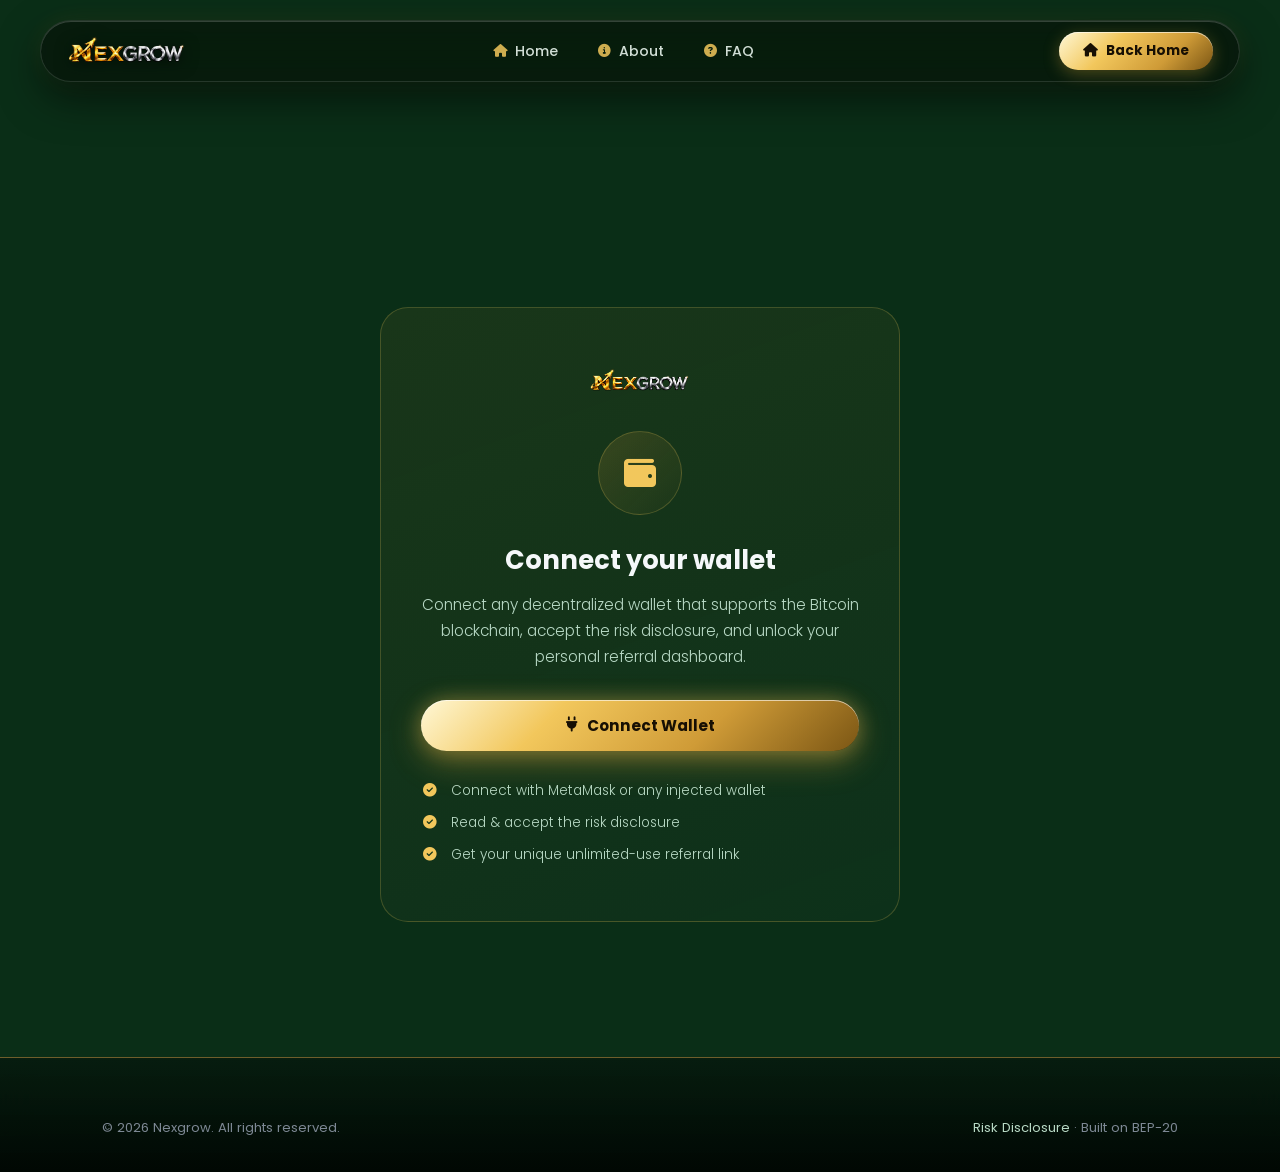
<file: dashboard.html>
<!DOCTYPE html>
<html lang="en">
<head>
<meta charset="UTF-8">
<meta name="viewport" content="width=device-width, initial-scale=1.0">
<title>Dashboard | Nexgrow</title>
<meta name="description" content="Connect your wallet, accept the risk disclosure, and get your unique referral link.">
<link rel="preconnect" href="https://fonts.googleapis.com">
<link rel="preconnect" href="https://fonts.gstatic.com" crossorigin>
<link href="https://fonts.googleapis.com/css2?family=Poppins:wght@300;400;500;600;700;800;900&display=swap" rel="stylesheet">
<link rel="stylesheet" href="https://cdnjs.cloudflare.com/ajax/libs/font-awesome/6.5.2/css/all.min.css">
<link rel="stylesheet" href="assets/style.css">
<style>
  /* ---------- Nexgrow brand override: green + gold (decoupled from Nexadon's indigo) ---------- */
  :root{
    --gold-1:#fdf3d0;
    --gold-2:#f2c75c;
    --gold-3:#cf9b37;
    --line:rgba(242,199,92,0.22);
    --bg-0:#0a2e17;
  }
  .bg-fixed{background:
    radial-gradient(ellipse 90% 60% at 50% -10%, rgba(34,197,94,0.4), transparent 62%),
    radial-gradient(ellipse 70% 50% at 90% 15%, rgba(22,163,105,0.32), transparent 62%),
    radial-gradient(ellipse 70% 50% at 8% 85%, rgba(34,197,94,0.3), transparent 62%),
    linear-gradient(180deg,#0a2e17 0%,#123f20 40%,#123f20 60%,#0a2e17 100%) !important;
  }
  .grid-overlay{display:none !important;}
  body{background:#0a2e17;}
  .eyebrow{background:rgba(207,155,55,0.1) !important;}

  .dash-shell{min-height:100vh;padding-top:150px;padding-bottom:100px;display:flex;flex-direction:column;align-items:center;}

  /* ---------- connect prompt ---------- */
  #connectPanel{
    max-width:520px;width:100%;text-align:center;
    border:1px solid var(--line);border-radius:28px;padding:56px 40px;
    background:linear-gradient(160deg,rgba(207,155,55,0.08),rgba(255,255,255,0.015));
  }
  .connect-icon{
    width:84px;height:84px;border-radius:50%;margin:0 auto 26px;
    display:flex;align-items:center;justify-content:center;font-size:2rem;color:var(--gold-2);
    background:linear-gradient(135deg,rgba(207,155,55,0.18),rgba(207,155,55,0.03));
    border:1px solid var(--line);animation:floatY 4s ease-in-out infinite;
  }
  @keyframes floatY{0%,100%{transform:translateY(0);}50%{transform:translateY(-8px);}}
  #connectPanel h1{font-size:1.6rem;margin-bottom:12px;font-weight:700;}
  #connectPanel p{color:var(--text-dim);font-size:.95rem;line-height:1.7;margin-bottom:30px;font-weight:300;}
  .connect-steps{display:flex;flex-direction:column;gap:12px;margin-top:30px;text-align:left;}
  .connect-steps div{display:flex;align-items:center;gap:12px;font-size:.85rem;color:var(--text-dim);font-weight:300;}
  .connect-steps i{color:var(--gold-2);width:18px;text-align:center;}

  /* ---------- modal (disclosure) ---------- */
  .modal-overlay{position:fixed;inset:0;z-index:100;background:rgba(4,18,12,0.86);backdrop-filter:blur(8px);display:none;align-items:center;justify-content:center;padding:24px;}
  .modal-overlay.show{display:flex;}
  @keyframes popIn{from{opacity:0;transform:translateY(16px) scale(.97);}to{opacity:1;transform:translateY(0) scale(1);}}

  /* ---------- disclosure modal ---------- */
  .disclosure-card{width:100%;max-width:620px;max-height:86vh;display:flex;flex-direction:column;background:linear-gradient(160deg,rgba(18,63,40,0.92),rgba(13,50,34,0.97));border:1px solid var(--line);border-radius:24px;padding:34px 38px 28px;box-shadow:0 30px 90px rgba(0,0,0,0.65);animation:popIn .35s ease;}
  .disclosure-head{display:flex;align-items:center;gap:12px;margin-bottom:6px;flex-shrink:0;}
  .disclosure-head i{color:var(--gold-2);font-size:1.3rem;}
  .disclosure-head h2{font-size:1.2rem;font-weight:700;}
  .disclosure-sub{color:var(--text-dim);font-size:.82rem;margin-bottom:18px;font-weight:300;flex-shrink:0;}
  .disclosure-body{overflow-y:auto;padding-right:12px;margin-bottom:20px;flex:1;}
  .disclosure-body h3{font-size:.85rem;margin:14px 0 4px;color:var(--gold-2);display:flex;align-items:center;gap:8px;}
  .disclosure-body h3::before{content:'';width:6px;height:6px;border-radius:50%;background:var(--gold-2);box-shadow:0 0 8px rgba(207,155,55,0.7);flex-shrink:0;}
  .disclosure-body h3:first-child{margin-top:0;}
  .disclosure-body p,.disclosure-body li{color:var(--text-dim);line-height:1.65;font-size:.86rem;font-weight:300;}
  .disclosure-body ul{padding-left:18px;margin-bottom:6px;}
  .disclosure-final{margin-top:14px;padding:16px 18px;border:1px solid var(--line);border-radius:14px;background:linear-gradient(160deg,rgba(207,155,55,0.1),rgba(255,255,255,0.015));}
  .disclosure-final p{color:#eef1f6;font-weight:500;font-size:.85rem;}
  .disclosure-body::-webkit-scrollbar{width:6px;}
  .disclosure-body::-webkit-scrollbar-thumb{background:var(--line);border-radius:6px;}
  .disclosure-agree{display:flex;align-items:flex-start;gap:10px;padding:14px 16px;border:1px solid var(--line);border-radius:14px;background:rgba(255,255,255,0.02);margin-bottom:18px;flex-shrink:0;cursor:pointer;}
  .disclosure-agree input{margin-top:3px;width:17px;height:17px;accent-color:var(--gold-2);cursor:pointer;flex-shrink:0;}
  .disclosure-agree span{font-size:.84rem;color:#eef1f6;font-weight:400;line-height:1.5;}
  .disclosure-actions{display:flex;justify-content:flex-end;flex-shrink:0;}
  .disclosure-actions button:disabled{opacity:.35;cursor:not-allowed;transform:none;box-shadow:none;}

  /* ---------- dashboard ---------- */
  #dashboard{display:none;width:100%;max-width:1000px;}
  #dashboard.show{display:block;}
  .dash-head{display:flex;justify-content:space-between;align-items:center;flex-wrap:wrap;gap:16px;margin-bottom:34px;}
  .dash-addr{font-size:.8rem;color:var(--text-dim);background:rgba(255,255,255,0.03);border:1px solid var(--line);padding:9px 18px;border-radius:999px;display:inline-flex;align-items:center;gap:8px;}
  .dash-addr i{color:var(--gold-2);}
  .dash-stats{display:grid;grid-template-columns:repeat(4,1fr);gap:18px;margin-bottom:30px;}
  .stat-card{transition:border-color .25s ease, transform .25s ease, box-shadow .25s ease;}
  .stat-card:hover{border-color:var(--gold-2);transform:translateY(-3px);box-shadow:0 12px 30px rgba(207,155,55,0.15);}
  .stat-card i{color:var(--gold-2);font-size:1.3rem;margin-bottom:10px;display:block;}

  /* ---------- rewards box ---------- */
  .rewards-card{border:1px solid var(--line);border-radius:22px;padding:30px 34px;margin-bottom:24px;background:linear-gradient(160deg,rgba(207,155,55,0.1),rgba(255,255,255,0.015));position:relative;overflow:hidden;transition:border-color .25s ease;}
  .rewards-card:hover{border-color:var(--gold-2);}
  .rewards-card::after{content:'';position:absolute;width:260px;height:260px;border-radius:50%;background:radial-gradient(circle,rgba(207,155,55,0.16),transparent 70%);top:-110px;right:-90px;animation:rewSpin 20s linear infinite;pointer-events:none;}
  @keyframes rewSpin{to{transform:rotate(360deg);}}
  .rewards-head{display:flex;justify-content:space-between;align-items:center;flex-wrap:wrap;gap:14px;margin-bottom:18px;position:relative;}
  .rewards-head h3{font-size:1.1rem;font-weight:600;display:flex;align-items:center;gap:10px;}
  .rewards-head h3 i{color:var(--gold-2);}
  .rewards-count{display:flex;align-items:center;gap:10px;padding:8px 16px;border-radius:999px;background:rgba(207,155,55,0.12);border:1px solid var(--line);}
  .rewards-count .num{font-size:1.2rem;font-weight:800;color:var(--gold-2);}
  .rewards-count .lab{font-size:.72rem;color:var(--text-dim);text-transform:uppercase;letter-spacing:.06em;}
  .rewards-detail{color:var(--text-dim);font-size:.9rem;line-height:1.7;font-weight:300;margin-bottom:16px;position:relative;}
  .rewards-detail b{color:var(--gold-2);}
  .rewards-bar-track{height:10px;border-radius:999px;background:rgba(255,255,255,0.06);overflow:hidden;position:relative;}
  .rewards-bar-fill{height:100%;border-radius:999px;background:linear-gradient(90deg,#F2C75C,#CF9B37,#73551c);width:0%;transition:width 1s ease;box-shadow:0 0 12px rgba(207,155,55,0.6);}
  .rewards-bar-lab{display:flex;justify-content:space-between;margin-top:8px;font-size:.76rem;color:var(--text-dim);position:relative;}
  .rewards-bar-lab b{color:#f2f4f8;}
  .ref-card{border:1px solid var(--line);border-radius:22px;padding:34px;background:linear-gradient(160deg,rgba(207,155,55,0.09),rgba(255,255,255,0.015));}
  .ref-card h3{margin-bottom:6px;font-size:1.15rem;font-weight:600;display:flex;align-items:center;gap:10px;}
  .ref-card h3 i{color:var(--gold-2);}
  .ref-card .hint{color:var(--text-dim);font-size:.86rem;margin-bottom:20px;font-weight:300;}
  .ref-link-row{display:flex;gap:10px;flex-wrap:wrap;}
  .ref-link-input{flex:1;min-width:220px;padding:14px 18px;border-radius:12px;border:1px solid var(--line);background:rgba(0,0,0,0.3);color:#eef1f6;font-size:.85rem;font-family:inherit;}
  .copy-btn{width:52px;height:52px;flex-shrink:0;padding:0;border-radius:12px;border:none;background:linear-gradient(135deg,#F2C75C,#CF9B37,#73551c);color:#f5f7ff;font-size:1.05rem;cursor:pointer;font-family:inherit;transition:transform .2s ease;display:inline-flex;align-items:center;justify-content:center;}
  .copy-btn:hover{transform:translateY(-2px);}
  .share-row{display:flex;gap:12px;margin-top:18px;flex-wrap:wrap;}
  .share-btn{padding:10px 18px;border-radius:999px;border:1px solid var(--line);color:#e9ecf3;font-size:.82rem;background:rgba(255,255,255,0.03);cursor:pointer;transition:border-color .2s ease;font-family:inherit;display:inline-flex;align-items:center;gap:8px;}
  .share-btn:hover{border-color:var(--gold-2);}
  .share-btn.tg i{color:#29a9eb;}
  .share-btn.x i{color:#eef1f6;}
  .share-btn.wa i{color:#25D366;}

  /* ---------- right-click referral point menu ---------- */
  .ref-context-menu{
    position:fixed;z-index:200;min-width:240px;
    background:linear-gradient(160deg,rgba(18,63,40,0.97),rgba(13,50,34,0.99));
    border:1px solid var(--line);border-radius:16px;padding:16px 18px;
    box-shadow:0 20px 60px rgba(0,0,0,0.5);
    display:none;font-size:.85rem;
  }
  .ref-context-menu.show{display:block;animation:popIn .18s ease;}
  .ref-context-menu .rcm-title{display:flex;align-items:center;gap:8px;color:var(--gold-2);font-weight:600;margin-bottom:8px;font-size:.8rem;text-transform:uppercase;letter-spacing:.06em;}
  .ref-context-menu .rcm-msg{color:#eef1f6;line-height:1.6;margin-bottom:12px;}
  .ref-context-menu .rcm-action{
    display:flex;align-items:center;gap:8px;width:100%;padding:10px 12px;border-radius:10px;
    background:rgba(255,255,255,0.03);border:1px solid var(--line);color:#e9ecf3;cursor:pointer;
    font-family:inherit;font-size:.82rem;transition:border-color .2s ease,background .2s ease;
  }
  .ref-context-menu .rcm-action:hover{border-color:var(--gold-2);background:rgba(255,255,255,0.06);}

  /* ---------- mobile header: no burger toggle, just the button, right-aligned ---------- */
  .mobile-back-btn{display:none;}
  @media(max-width:1080px){
    header{display:none !important;}
    .dash-shell{padding-top:16px;}
    .mobile-back-btn{
      display:flex;align-items:center;justify-content:center;
      position:fixed;top:16px;left:16px;z-index:60;
      width:38px;height:38px;border-radius:50%;
      background:rgba(10,46,23,0.85);border:1px solid var(--line);
      color:var(--gold-2);font-size:.9rem;backdrop-filter:blur(6px);
    }
    #connectPanel h1{font-size:1.3rem;}
    #connectPanel p{font-size:.85rem;}
  }

  @media(max-width:760px){
    .dash-shell{padding-left:6vw;padding-right:6vw;}
    .dash-stats{grid-template-columns:1fr 1fr;}
    #connectPanel{padding:28px 24px;}
  }
  @media(max-width:480px){
    .stat-card{padding:18px 14px;}
    .stat-card .val{font-size:1.35rem;}
    .stat-card .lab{font-size:.7rem;}
    .rewards-card{padding:24px 20px;}
    .ref-card{padding:24px 20px;}
    .share-row{justify-content:center;}
  }
</style>
</head>
<body>

<div class="bg-fixed"></div>
<canvas id="particles"></canvas>
<div class="grid-overlay"></div>

<a href="index.html" class="mobile-back-btn" aria-label="Back"><i class="fa-solid fa-arrow-left"></i></a>

<header id="siteHeader">
  <a href="index.html" class="logo">
    <img src="assets/nexgrow.png" alt="Nexgrow" class="logo-img">
  </a>
  <nav class="links">
    <a href="index.html"><i class="fa-solid fa-house"></i> Home</a>
    <a href="index.html#about"><i class="fa-solid fa-circle-info"></i> About</a>
    <a href="index.html#faq"><i class="fa-solid fa-circle-question"></i> FAQ</a>
  </nav>
  <a href="index.html" class="nav-cta"><i class="fa-solid fa-house"></i> Back Home</a>
  <a href="admin.html" class="nav-cta" id="adminPanelLink" style="display:none;"><i class="fa-solid fa-shield-halved"></i> Admin Panel</a>
  <button class="burger" id="burger"><i class="fa-solid fa-bars"></i></button>
</header>

<main class="dash-shell">

  <!-- CONNECT PROMPT -->
  <div id="connectPanel" class="reveal in">
    <img src="assets/nexgrow.png" alt="Nexgrow" style="height:34px;width:auto;margin-bottom:26px;">
    <div class="connect-icon"><i class="fa-solid fa-wallet"></i></div>
    <h1>Connect your wallet</h1>
    <p>Connect any decentralized wallet that supports the Bitcoin blockchain, accept the risk disclosure, and unlock your personal referral dashboard.</p>
    <button class="btn-primary wallet-btn" id="connectBtn" style="width:100%;justify-content:center;">
      <i class="fa-solid fa-plug"></i> Connect Wallet
    </button>
    <div class="connect-steps">
      <div><i class="fa-solid fa-circle-check"></i> Connect with MetaMask or any injected wallet</div>
      <div><i class="fa-solid fa-circle-check"></i> Read &amp; accept the risk disclosure</div>
      <div><i class="fa-solid fa-circle-check"></i> Get your unique unlimited-use referral link</div>
    </div>
  </div>

  <!-- DASHBOARD -->
  <div id="dashboard">
    <div class="dash-head">
      <div>
        <div class="eyebrow" style="margin-bottom:14px;"><i class="fa-solid fa-circle-check"></i> Verified Member</div>
        <h2 style="font-size:clamp(1.5rem,3vw,2.1rem);">Your Nexgrow Dashboard</h2>
      </div>
      <div class="dash-addr" id="dashAddr"><i class="fa-solid fa-wallet"></i> 0x0000...0000</div>
    </div>

    <p style="color:var(--text-dim);font-size:.92rem;font-weight:300;line-height:1.7;margin:-18px 0 26px;max-width:680px;">Here's a snapshot of your account: how many people you've referred, tokens earned so far, rewards unlocked, and your current membership status &mdash; plus your progress toward the next reward below.</p>

    <div class="dash-stats">
      <div class="stat-card"><i class="fa-solid fa-users"></i><div class="val" id="statReferrals">0</div><div class="lab">Total Referrals</div></div>
      <div class="stat-card"><i class="fa-solid fa-coins"></i><div class="val" id="statTokens">0</div><div class="lab">Tokens Earned</div></div>
      <div class="stat-card"><i class="fa-solid fa-trophy"></i><div class="val" id="statRewardsEarned">0</div><div class="lab">Rewards Earned</div></div>
      <div class="stat-card"><i class="fa-solid fa-shield-halved"></i><div class="val">Active</div><div class="lab">Membership Status</div></div>
    </div>

    <div class="rewards-card">
      <div class="rewards-head">
        <h3><i class="fa-solid fa-gift"></i> Your Rewards</h3>
        <div class="rewards-count"><span class="num" id="rewardsUnlockedNum">0</span><span class="lab">Unlocked</span></div>
      </div>
      <p class="rewards-detail" id="rewardsDetailText">Loading your reward status&hellip;</p>
      <div class="rewards-bar-track"><div class="rewards-bar-fill" id="rewardsBarFill"></div></div>
      <div class="rewards-bar-lab">
        <span>Progress to next reward</span>
        <span id="rewardsBarLabel"><b>0</b> / <b>10</b> referrals</span>
      </div>
    </div>

    <div class="ref-card" id="refCard">
      <h3><i class="fa-solid fa-link"></i> Your Referral Link</h3>
      <p class="hint">Share this unique link &mdash; referrals are unlimited until the window closes one day before launch.</p>
      <p class="hint" id="rewardProgress" style="margin-top:-10px;color:var(--gold-2);font-weight:500;"></p>
      <p class="hint" style="margin-top:-6px;font-size:.78rem;"><i class="fa-solid fa-computer-mouse"></i> Right-click anywhere on this card to check your referral points.</p>
      <div class="ref-link-row">
        <input type="text" class="ref-link-input" id="refLinkInput" readonly>
        <button class="copy-btn" id="copyRefBtn" title="Copy Link" aria-label="Copy Link"><i class="fa-solid fa-copy"></i></button>
      </div>
      <div class="share-row">
        <button class="share-btn tg" id="shareTelegram"><i class="fa-brands fa-telegram"></i> Telegram</button>
        <button class="share-btn wa" id="shareWhatsapp"><i class="fa-brands fa-whatsapp"></i> WhatsApp</button>
      </div>
    </div>
  </div>

  <div class="ref-context-menu" id="refContextMenu">
    <div class="rcm-title"><i class="fa-solid fa-coins"></i> Referral Points</div>
    <div class="rcm-msg" id="rcmMessage">Loading your referral point status&hellip;</div>
    <button class="rcm-action" id="rcmCopyBtn"><i class="fa-solid fa-copy"></i> Copy Referral Link</button>
  </div>

</main>

<footer>
  <div class="foot-bottom" style="border-top:none;padding-top:0;">
    <span>&copy; 2026 Nexgrow. All rights reserved.</span>
    <span><a href="disclosure.html" style="color:var(--text-dim);">Risk Disclosure</a> &middot; Built on BEP-20</span>
  </div>
</footer>

<div id="walletToast"></div>

<div class="modal-overlay" id="disclosureOverlay">
  <div class="disclosure-card">
    <div class="disclosure-head"><i class="fa-solid fa-triangle-exclamation"></i><h2>Risk Disclosure &amp; No-Guarantee Policy</h2></div>
    <div class="disclosure-sub">Please read this in full before your referral dashboard unlocks.</div>

    <div class="disclosure-body">
      <p><b>Important Notice:</b> Cryptocurrency and digital assets involve significant financial, market, technology, security, and regulatory risks. The value of a Token may rise or fall rapidly, and users may lose some or all of their funds.</p>

      <h3>1. No Guarantee of Profit</h3>
      <p>The Project does not guarantee any profit, income, return, ROI, APY, bonus, reward, referral income, or increase in Token value.</p>

      <h3>2. Market Risk</h3>
      <p>Token prices can be highly volatile and may decrease significantly or become worthless. Past performance or projected results do not guarantee future performance.</p>

      <h3>3. No Guarantee of Liquidity</h3>
      <p>There is no guarantee that the Token will always have buyers, sellers, trading volume, liquidity, or exchange listing.</p>

      <h3>4. Technology &amp; Security Risk</h3>
      <p>Blockchain, smart contracts, wallets and digital platforms may be affected by bugs, hacking, cyberattacks, network failures, technical issues or other unexpected events.</p>

      <h3>5. User Responsibility</h3>
      <p>Users are responsible for protecting their wallets, private keys, passwords and other credentials. Transactions may be irreversible, and incorrect transfers may result in permanent loss.</p>

      <h3>6. Regulatory &amp; Tax Risk</h3>
      <p>Cryptocurrency laws, regulations and tax rules vary by country and may change. Users are responsible for complying with the laws and tax obligations applicable to them.</p>

      <h3>7. No Financial Advice</h3>
      <p>Information provided by the Project is for general informational purposes only and does not constitute financial, investment, legal or tax advice.</p>

      <h3>8. No Guaranteed Income</h3>
      <p>No promoter, representative, affiliate or community member is authorized to promise guaranteed income, fixed returns, risk-free profit or guaranteed Token appreciation.</p>

      <h3>9. Invest Responsibly</h3>
      <p>Users should conduct their own research and seek independent professional advice where appropriate. Never commit more money than you can afford to lose.</p>

      <div class="disclosure-final">
        <p>FINAL WARNING: Crypto assets are high-risk. There is no guarantee of profit or income. You may lose some or all of your funds.</p>
        <p style="font-weight:300;margin-top:8px;color:var(--text-dim);">By participating in the Project, you acknowledge and accept these risks, and confirm you are at least 18 years of age (or the legal age of majority in your jurisdiction) with full legal authority to enter into a binding agreement.</p>
      </div>
    </div>

    <label class="disclosure-agree" for="disclosureCheck">
      <input type="checkbox" id="disclosureCheck">
      <span>I have read and understood the Risk Disclosure &amp; No-Guarantee Policy, and I agree to proceed.</span>
    </label>

    <div class="disclosure-actions">
      <button class="btn-primary" id="disclosureAgreeBtn" disabled>Agree &amp; Continue <i class="fa-solid fa-check"></i></button>
    </div>
  </div>
</div>

<script src="assets/main.js"></script>
<script>
  // ---------- Wallet Connect (EIP-1193: MetaMask / any injected wallet) ----------
  let currentAccount = null;

  const ADMIN_WALLET = "0x0c25A1aF48B6789781766c3Cb98BD4d2eFc6ec32";

  function showToast(msg, isError){
    const t = document.getElementById('walletToast');
    t.innerHTML = `<i class="fa-solid ${isError ? 'fa-circle-exclamation' : 'fa-circle-check'}"></i><span>${msg}</span>`;
    t.style.borderColor = isError ? 'rgba(255,90,90,0.5)' : 'var(--line)';
    t.classList.add('show');
    clearTimeout(showToast._h);
    showToast._h = setTimeout(()=>t.classList.remove('show'), 4500);
  }

  function shortAddr(addr){ return addr.slice(0,6) + '...' + addr.slice(-4); }

  function setConnectButtonState(state, label, iconClass){
    const btn = document.getElementById('connectBtn');
    btn.classList.remove('connected','connecting');
    if(state) btn.classList.add(state);
    btn.innerHTML = `<i class="fa-solid ${iconClass}"></i> ${label}`;
  }

  async function connectWallet(){
    if(typeof window.ethereum === 'undefined'){
      showToast('No wallet found. Install MetaMask or another BTC/EVM-compatible wallet extension.', true);
      window.open('https://metamask.io/download/', '_blank');
      return;
    }
    try{
      setConnectButtonState('connecting', 'Connecting...', 'fa-spinner fa-spin');
      const accounts = await window.ethereum.request({ method: 'eth_requestAccounts' });
      handleAccounts(accounts);
    }catch(err){
      console.error(err);
      setConnectButtonState(null, 'Connect Wallet', 'fa-plug');
      if(err.code === 4001){
        showToast('Connection request rejected.', true);
      }else{
        showToast('Could not connect wallet. Please try again.', true);
      }
    }
  }

  function handleAccounts(accounts){
    const adminLink = document.getElementById('adminPanelLink');

    if(!accounts || accounts.length === 0){
      currentAccount = null;
      setConnectButtonState(null, 'Connect Wallet', 'fa-plug');
      hideDashboard();
      if(adminLink) adminLink.style.display = 'none';
      return;
    }

    currentAccount = accounts[0];
    const isAdmin = currentAccount.toLowerCase() === ADMIN_WALLET.toLowerCase();

    // ---- Admin account: reveal Admin Panel link, redirect there from dashboard ----
    if(isAdmin){
      if(adminLink) adminLink.style.display = 'inline-flex';
      if(!window.location.pathname.endsWith('/admin.html')){
        window.location.href = 'admin.html';
        return;
      }
      return;
    }

    // ---- Normal user ----
    if(adminLink) adminLink.style.display = 'none';
    if(window.location.pathname.endsWith('/admin.html')){
      window.location.href = 'dashboard.html';
      return;
    }

    setConnectButtonState('connected', shortAddr(currentAccount), 'fa-circle-check');
    showToast('Wallet connected: ' + shortAddr(currentAccount));
    onWalletVerifiedGate(currentAccount);
  }

  // ---------- Risk Disclosure Agreement (gates the dashboard for new users) ----------
  // Referral reward rule: one reward unlocked every 10 referrals (10, 20, 30, 40...).
  const REFERRALS_PER_REWARD = 10;
  function nextRewardTier(totalReferrals){
    return (Math.floor(totalReferrals / REFERRALS_PER_REWARD) + 1) * REFERRALS_PER_REWARD;
  }

  let disclosureAddress = null;

  function onWalletVerifiedGate(address){
    if(localStorage.getItem('nexadon_verified_' + address.toLowerCase())){
      showDashboard(address);
    }else{
      launchDisclosure(address);
    }
  }

  function launchDisclosure(address){
    disclosureAddress = address;
    const check = document.getElementById('disclosureCheck');
    const agreeBtn = document.getElementById('disclosureAgreeBtn');
    check.checked = false;
    agreeBtn.disabled = true;
    document.querySelector('.disclosure-body').scrollTop = 0;
    document.getElementById('disclosureOverlay').classList.add('show');
  }

  document.getElementById('disclosureCheck').addEventListener('change', (e)=>{
    document.getElementById('disclosureAgreeBtn').disabled = !e.target.checked;
  });

  document.getElementById('disclosureAgreeBtn').addEventListener('click', agreeToDisclosure);

  async function agreeToDisclosure(){
    if(!document.getElementById('disclosureCheck').checked) return;
    const agreeBtn = document.getElementById('disclosureAgreeBtn');
    agreeBtn.disabled = true;
    agreeBtn.innerHTML = '<i class="fa-solid fa-spinner fa-spin"></i> Please wait...';

    // Unlock the dashboard immediately — this never blocks on the backend call.
    localStorage.setItem('nexadon_verified_' + disclosureAddress.toLowerCase(), '1');
    document.getElementById('disclosureOverlay').classList.remove('show');
    showToast('Risk disclosure accepted! Your dashboard is ready.');
    await showDashboard(disclosureAddress);

    agreeBtn.disabled = !document.getElementById('disclosureCheck').checked;
    agreeBtn.innerHTML = 'Agree &amp; Continue <i class="fa-solid fa-check"></i>';

    // Log the agreement in the background. If this fails (e.g. server/DB not
    // reachable), it will not stop the user from using the dashboard.
    try{
      const response = await fetch('assets/trade111-api/quiz-progress.php', {
        method: 'POST',
        headers: { 'Content-Type': 'application/json' },
        body: JSON.stringify({
          wallet_address: disclosureAddress,
          total_questions: 1,
          completed_questions: 1,
          correct_answers: 1,
          is_completed: true
        })
      });
      if(!response.ok) throw new Error('Disclosure API returned HTTP ' + response.status);
      const data = await response.json();
      if(!data.success) throw new Error(data.message || 'Could not save agreement.');
    }catch(error){
      console.error('Disclosure save error (non-blocking):', error);
    }
  }

  // ---------- Dashboard & Referral Link ----------
  function getReferralCode(address){
    let code = localStorage.getItem('trade111_refcode_' + address.toLowerCase());
    if(!code){
      code = 'NX' + address.slice(2,8).toUpperCase() + Math.floor(Math.random()*90+10);
      localStorage.setItem('trade111_refcode_' + address.toLowerCase(), code);
    }
    localStorage.setItem('trade111_ref_owner_' + code, address);
    return code;
  }

  // ---------- Save user in database ----------
  async function registerUserInDatabase(address, referralCode){
    try{
      const pendingReferral = localStorage.getItem('trade111_pending_ref') || '';
      const response = await fetch('assets/trade111-api/users.php', {
        method: 'POST',
        headers: { 'Content-Type': 'application/json' },
        body: JSON.stringify({
          wallet_address: address,
          referral_code: referralCode,
          referred_by: pendingReferral
        })
      });
      const data = await response.json();
      return data.success === true;
    }catch(error){
      console.error('Could not register user:', error);
      return false;
    }
  }

  // ---------- Referral registration ----------
  async function registerReferral(childAddress){
    const referralCode = localStorage.getItem('trade111_pending_ref');
    if(!referralCode) return;

    try{
      const response = await fetch('assets/trade111-api/referral.php', {
        method: 'POST',
        headers: { 'Content-Type': 'application/json' },
        body: JSON.stringify({ child_address: childAddress, referral_code: referralCode })
      });
      const data = await response.json();

      if(data.success){
        localStorage.removeItem('trade111_pending_ref');
        if(!data.duplicate){
          // Referral point message — shown once, right after a fresh referral is recorded.
          showToast('Referral counted! Your referrer just earned a point toward their reward tier.');
        }
      }else{
        console.error('Referral registration failed:', data.message);
      }
    }catch(error){
      console.error('Referral API error:', error);
    }
  }

  // ---------- Reward tier progress ----------
  let lastKnownReferrals = 0;
  let lastKnownTokens = 0;

  function getRecurringRewardConfig(){
    let saved = null;
    try{
      saved = JSON.parse(localStorage.getItem('nexadon_recurring_reward'));
    }catch(e){ saved = null; }
    if(saved && saved.target > 0){
      return {
        target: Number(saved.target),
        tokenName: saved.tokenName || 'Tokens',
        tokenAmount: Number(saved.tokenAmount) || 0
      };
    }
    return { target: REFERRALS_PER_REWARD, tokenName: 'Tokens', tokenAmount: 0 };
  }

  function renderRewardProgress(totalReferrals){
    const el = document.getElementById('rewardProgress');
    if(!el) return;
    const cfg = getRecurringRewardConfig();
    const next = (Math.floor(totalReferrals / cfg.target) + 1) * cfg.target;
    const remaining = next - totalReferrals;
    el.innerHTML = `<i class="fa-solid fa-flag-checkered"></i> ${remaining} more referral${remaining===1?'':'s'} to unlock your next reward (every ${cfg.target} referrals).`;
  }

  function renderRewardsBox(totalReferrals){
    const cfg = getRecurringRewardConfig();
    const rewardsEarned = Math.floor(totalReferrals / cfg.target);
    const currentProgress = totalReferrals % cfg.target;
    const pct = Math.min(100, Math.round((currentProgress / cfg.target) * 100));

    const earnedEl = document.getElementById('statRewardsEarned');
    if(earnedEl) earnedEl.textContent = rewardsEarned;

    const unlockedNumEl = document.getElementById('rewardsUnlockedNum');
    if(unlockedNumEl) unlockedNumEl.textContent = rewardsEarned;

    const detailEl = document.getElementById('rewardsDetailText');
    if(detailEl){
      if(rewardsEarned > 0 && cfg.tokenAmount > 0){
        const totalRewardTokens = rewardsEarned * cfg.tokenAmount;
        detailEl.innerHTML = `You've unlocked <b>${rewardsEarned}</b> reward${rewardsEarned===1?'':'s'} &mdash; <b>${totalRewardTokens} ${escapeHtmlDash(cfg.tokenName)}</b> total, earned every <b>${cfg.target}</b> referrals.`;
      }else{
        detailEl.innerHTML = `Refer <b>${cfg.target}</b> people to unlock your first reward. Rewards repeat every <b>${cfg.target}</b> referrals.`;
      }
    }

    const barFill = document.getElementById('rewardsBarFill');
    if(barFill) barFill.style.width = pct + '%';

    const barLabel = document.getElementById('rewardsBarLabel');
    if(barLabel) barLabel.innerHTML = `<b>${currentProgress}</b> / <b>${cfg.target}</b> referrals`;
  }

  function escapeHtmlDash(str){
    const div = document.createElement('div');
    div.textContent = str;
    return div.innerHTML;
  }

  function referralPointMessage(totalReferrals, totalTokens){
    const cfg = getRecurringRewardConfig();
    const next = (Math.floor(totalReferrals / cfg.target) + 1) * cfg.target;
    const remaining = next - totalReferrals;
    return `You have <b>${totalReferrals}</b> referral point${totalReferrals===1?'':'s'} and <b>${totalTokens}</b> tokens earned. <b>${remaining}</b> more to reach your next reward at <b>${next}</b> referrals.`;
  }

  // ---------- Referral count / tokens from database ----------
  async function updateReferralCount(address){
    try{
      const response = await fetch('assets/trade111-api/user-stats.php?wallet=' + encodeURIComponent(address));
      const data = await response.json();
      if(!data.success) return;

      lastKnownReferrals = data.total_referrals;
      lastKnownTokens = data.total_tokens;

      const referralElement = document.getElementById('statReferrals');
      if(referralElement) referralElement.textContent = data.total_referrals;

      const tokenElement = document.getElementById('statTokens');
      if(tokenElement) tokenElement.textContent = data.total_tokens;

      renderRewardProgress(data.total_referrals);
      renderRewardsBox(data.total_referrals);
    }catch(error){
      console.error('Could not load user stats:', error);
    }
  }

  // ---------- Right-click referral point menu ----------
  // Once verified and on the dashboard, right-clicking the referral card
  // shows the referral point message instead of the browser's default context menu.
  const refCard = document.getElementById('refCard');
  const refContextMenu = document.getElementById('refContextMenu');
  const rcmMessage = document.getElementById('rcmMessage');

  if(refCard && refContextMenu){
    refCard.addEventListener('contextmenu', (e)=>{
      e.preventDefault();
      rcmMessage.innerHTML = referralPointMessage(lastKnownReferrals, lastKnownTokens);

      const menuWidth = 260, menuHeight = 140;
      let x = e.clientX, y = e.clientY;
      if(x + menuWidth > window.innerWidth) x = window.innerWidth - menuWidth - 12;
      if(y + menuHeight > window.innerHeight) y = window.innerHeight - menuHeight - 12;

      refContextMenu.style.left = x + 'px';
      refContextMenu.style.top = y + 'px';
      refContextMenu.classList.add('show');
    });

    document.addEventListener('click', (e)=>{
      if(!refContextMenu.contains(e.target)){
        refContextMenu.classList.remove('show');
      }
    });
    document.addEventListener('keydown', (e)=>{
      if(e.key === 'Escape') refContextMenu.classList.remove('show');
    });
    window.addEventListener('scroll', ()=>refContextMenu.classList.remove('show'));
  }

  const rcmCopyBtn = document.getElementById('rcmCopyBtn');
  if(rcmCopyBtn){
    rcmCopyBtn.addEventListener('click', ()=>{
      const input = document.getElementById('refLinkInput');
      navigator.clipboard.writeText(input.value).then(()=>{
        showToast('Referral link copied to clipboard!');
      }).catch(()=>{
        showToast('Could not copy automatically — please copy manually.', true);
      });
      refContextMenu.classList.remove('show');
    });
  }

  // ---------- Show dashboard ----------
  async function showDashboard(address){
    const code = getReferralCode(address);
    const link = `${window.location.origin}${window.location.pathname.replace('dashboard.html','index.html')}?ref=${code}`;

    document.getElementById('dashAddr').innerHTML = `<i class="fa-solid fa-wallet"></i> ${shortAddr(address)}`;
    document.getElementById('refLinkInput').value = link;
    document.getElementById('connectPanel').style.display = 'none';
    document.getElementById('dashboard').classList.add('show');

    await registerUserInDatabase(address, code);
    await registerReferral(address);
    await updateReferralCount(address);
  }

  function hideDashboard(){
    document.getElementById('dashboard').classList.remove('show');
    document.getElementById('connectPanel').style.display = 'block';
  }

  document.getElementById('connectBtn').addEventListener('click', connectWallet);

  document.getElementById('copyRefBtn').addEventListener('click', ()=>{
    const input = document.getElementById('refLinkInput');
    input.select();
    navigator.clipboard.writeText(input.value).then(()=>{
      showToast('Referral link copied to clipboard!');
    }).catch(()=>{
      showToast('Could not copy automatically — please copy manually.', true);
    });
  });

  document.getElementById('shareTelegram').addEventListener('click', ()=>{
    const link = document.getElementById('refLinkInput').value;
    window.open('https://t.me/share/url?url=' + encodeURIComponent(link) + '&text=' + encodeURIComponent('Join Nexgrow with my referral link:'), '_blank');
  });
  document.getElementById('shareWhatsapp').addEventListener('click', ()=>{
    const link = document.getElementById('refLinkInput').value;
    window.open('https://wa.me/?text=' + encodeURIComponent('Join Nexgrow with my referral link: ' + link), '_blank');
  });

  if(typeof window.ethereum !== 'undefined'){
    // Restore connection state without prompting, if already authorized
    window.ethereum.request({ method: 'eth_accounts' }).then(handleAccounts).catch(()=>{});
    window.ethereum.on && window.ethereum.on('accountsChanged', handleAccounts);
    window.ethereum.on && window.ethereum.on('chainChanged', ()=>window.location.reload());
  }
</script>
</body>
</html>
</file>
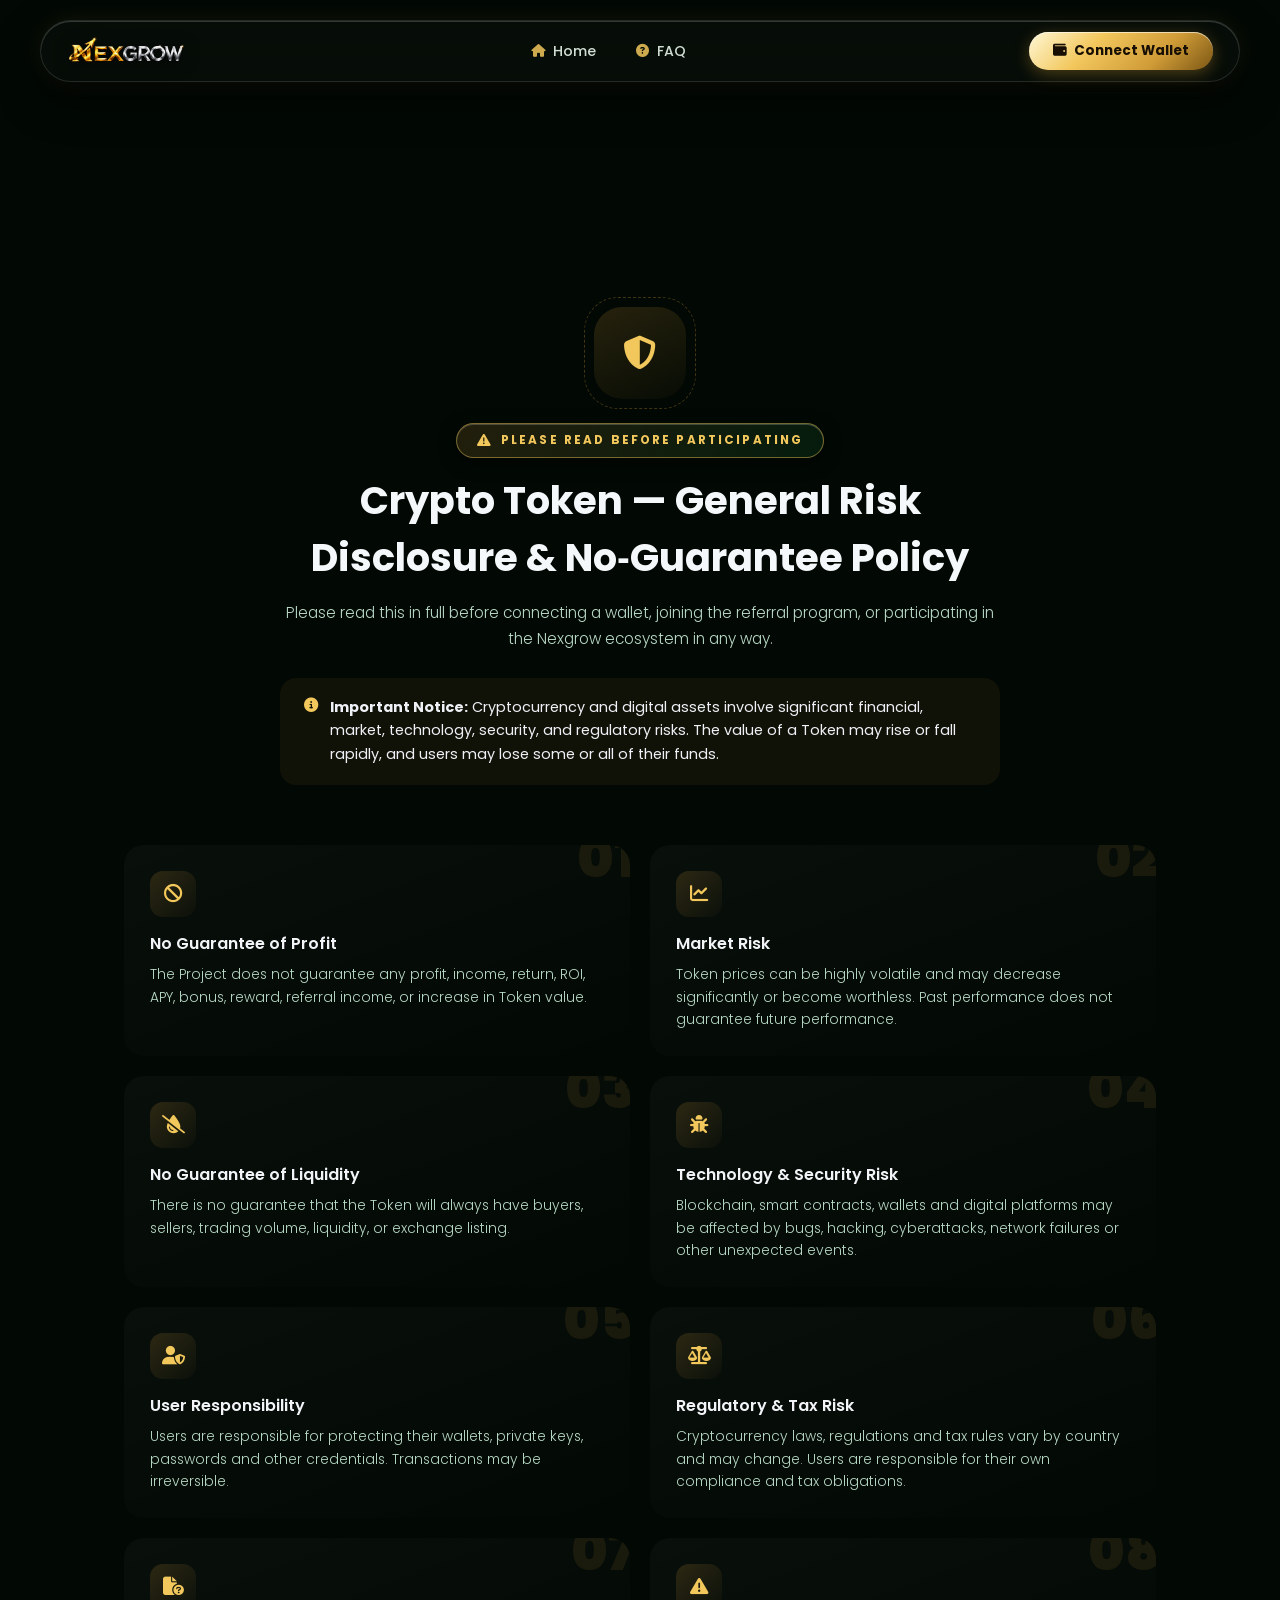
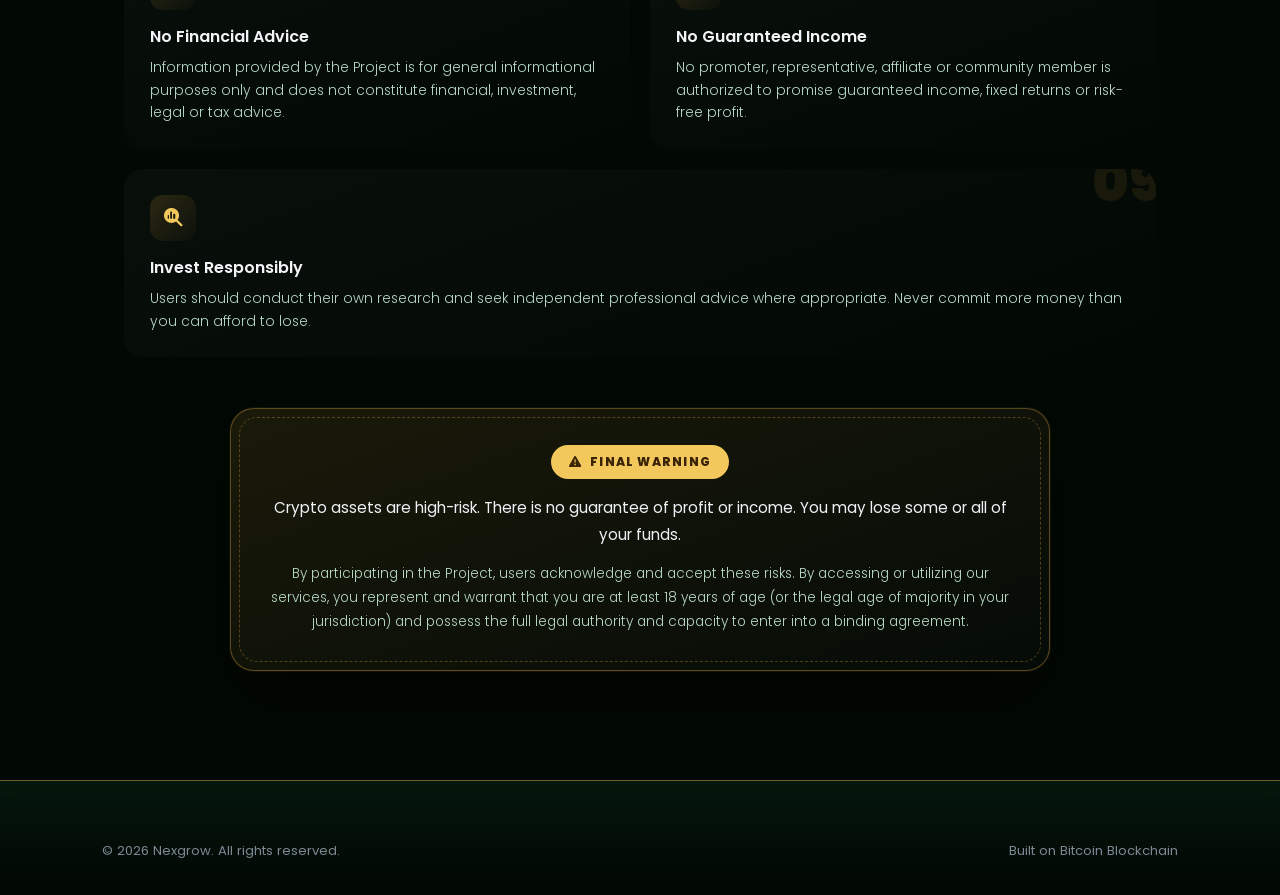
<file: disclosure.html>
<!DOCTYPE html>
<html lang="en">
<head>
<meta charset="UTF-8">
<meta name="viewport" content="width=device-width, initial-scale=1.0">
<title>Risk Disclosure | Nexgrow</title>
<meta name="description" content="Nexgrow crypto token general risk disclosure and no-guarantee policy.">
<link rel="preconnect" href="https://fonts.googleapis.com">
<link rel="preconnect" href="https://fonts.gstatic.com" crossorigin>
<link href="https://fonts.googleapis.com/css2?family=Poppins:wght@300;400;500;600;700;800;900&display=swap" rel="stylesheet">
<link rel="stylesheet" href="https://cdnjs.cloudflare.com/ajax/libs/font-awesome/6.5.2/css/all.min.css">
<link rel="stylesheet" href="assets/style.css">
<style>
  .risk-shell{max-width:1080px;margin:0 auto;padding:150px 24px 110px;}

  /* ---------- hero ---------- */
  .risk-hero{text-align:center;max-width:720px;margin:0 auto 60px;}
  .risk-shield{
    width:92px;height:92px;margin:0 auto 24px;border-radius:28px;position:relative;
    background:linear-gradient(155deg,rgba(207,155,55,0.18),rgba(207,155,55,0.03));
    border:1px solid var(--line);display:flex;align-items:center;justify-content:center;
    animation:shieldFloat 4.5s ease-in-out infinite;
  }
  .risk-shield::before{
    content:'';position:absolute;inset:-10px;border-radius:34px;border:1px dashed rgba(207,155,55,0.3);
    animation:vaultSpin2 18s linear infinite;
  }
  @keyframes vaultSpin2{to{transform:rotate(360deg);}}
  @keyframes shieldFloat{0%,100%{transform:translateY(0);}50%{transform:translateY(-8px);}}
  .risk-shield i{font-size:2.1rem;color:var(--gold-2);}
  .risk-hero h1{font-size:clamp(1.7rem,3.4vw,2.4rem);margin-bottom:14px;}
  .risk-hero .sub{color:var(--text-dim);font-size:.95rem;line-height:1.7;font-weight:300;}
  .risk-hero .important{
    margin-top:26px;padding:18px 24px;border-radius:16px;text-align:left;
    border:1px solid var(--line);background:rgba(207,155,55,0.07);
    color:#eef1f6;font-size:.9rem;line-height:1.65;font-weight:400;
    display:flex;gap:12px;
  }
  .risk-hero .important i{color:var(--gold-2);margin-top:2px;flex-shrink:0;}

  /* ---------- risk grid ---------- */
  .risk-grid{display:grid;grid-template-columns:1fr 1fr;gap:20px;margin-bottom:50px;}
  .risk-card{
    position:relative;padding:26px 26px 24px 26px;border-radius:20px;overflow:hidden;
    border:1px solid var(--line);background:linear-gradient(160deg,rgba(255,255,255,0.03),rgba(255,255,255,0.005));
    transition:transform .3s ease, border-color .3s ease;
  }
  .risk-card:hover{transform:translateY(-6px);border-color:var(--gold-2);}
  .risk-card .rc-num{
    position:absolute;top:-14px;right:-6px;font-size:3.4rem;font-weight:900;
    color:rgba(207,155,55,0.1);line-height:1;pointer-events:none;
  }
  .risk-card .rc-icon{
    width:46px;height:46px;border-radius:13px;display:flex;align-items:center;justify-content:center;
    background:linear-gradient(135deg,rgba(207,155,55,0.18),rgba(207,155,55,0.02));
    border:1px solid var(--line);color:var(--gold-2);font-size:1.15rem;margin-bottom:14px;
  }
  .risk-card h3{font-size:1rem;margin-bottom:8px;color:#f2f4f8;font-weight:600;position:relative;}
  .risk-card p{font-size:.86rem;color:var(--text-dim);line-height:1.65;font-weight:300;position:relative;}

  /* ---------- final stamp ---------- */
  .risk-stamp{
    position:relative;max-width:820px;margin:0 auto;padding:36px 40px;border-radius:24px;text-align:center;
    border:1px solid rgba(207,155,55,0.4);
    background:linear-gradient(160deg,rgba(207,155,55,0.12),rgba(255,255,255,0.015));
    box-shadow:0 0 0 1px rgba(207,155,55,0.08), 0 30px 70px rgba(0,0,0,0.35);
  }
  .risk-stamp::before{
    content:'';position:absolute;inset:8px;border-radius:18px;border:1px dashed rgba(207,155,55,0.35);
    pointer-events:none;
  }
  .risk-stamp .stamp-badge{
    display:inline-flex;align-items:center;gap:8px;padding:8px 18px;border-radius:999px;
    background:var(--gold-2);color:#3a2405;font-weight:800;font-size:.76rem;letter-spacing:.1em;
    text-transform:uppercase;margin-bottom:16px;animation:stampPulse 2.6s ease-in-out infinite;
  }
  @keyframes stampPulse{0%,100%{box-shadow:0 0 0 0 rgba(207,155,55,0.5);}50%{box-shadow:0 0 0 10px rgba(207,155,55,0);}}
  .risk-stamp p{color:#eef1f6;font-size:.95rem;line-height:1.75;font-weight:400;}
  .risk-stamp p.small{margin-top:14px;font-size:.85rem;font-weight:300;color:var(--text-dim);}

  @media(max-width:760px){
    .risk-grid{grid-template-columns:1fr;}
    .risk-stamp{padding:28px 22px;}
  }
</style>
</head>
<body>

<div class="bg-fixed"></div>
<canvas id="particles"></canvas>
<div class="grid-overlay"></div>

<header id="siteHeader">
  <a href="index.html" class="logo">
    <img src="assets/nexgrow.png" alt="Nexgrow" class="logo-img">
  </a>
  <nav class="links">
    <a href="index.html"><i class="fa-solid fa-house"></i> Home</a>
    <a href="index.html#faq"><i class="fa-solid fa-circle-question"></i> FAQ</a>
  </nav>
  <a href="dashboard.html" class="nav-cta"><i class="fa-solid fa-wallet"></i> Connect Wallet</a>
  <button class="burger" id="burger"><i class="fa-solid fa-bars"></i></button>
</header>

<main class="risk-shell">

  <div class="risk-hero reveal">
    <div class="risk-shield"><i class="fa-solid fa-shield-halved"></i></div>
    <div class="eyebrow" style="margin:0 auto 14px;justify-content:center;"><i class="fa-solid fa-triangle-exclamation"></i> Please Read Before Participating</div>
    <h1>Crypto Token — General Risk Disclosure &amp; No&#8209;Guarantee Policy</h1>
    <p class="sub">Please read this in full before connecting a wallet, joining the referral program, or participating in the Nexgrow ecosystem in any way.</p>
    <div class="important">
      <i class="fa-solid fa-circle-info"></i>
      <span><b>Important Notice:</b> Cryptocurrency and digital assets involve significant financial, market, technology, security, and regulatory risks. The value of a Token may rise or fall rapidly, and users may lose some or all of their funds.</span>
    </div>
  </div>

  <div class="risk-grid">
    <div class="risk-card reveal">
      <div class="rc-num">01</div>
      <div class="rc-icon"><i class="fa-solid fa-ban"></i></div>
      <h3>No Guarantee of Profit</h3>
      <p>The Project does not guarantee any profit, income, return, ROI, APY, bonus, reward, referral income, or increase in Token value.</p>
    </div>
    <div class="risk-card reveal">
      <div class="rc-num">02</div>
      <div class="rc-icon"><i class="fa-solid fa-chart-line"></i></div>
      <h3>Market Risk</h3>
      <p>Token prices can be highly volatile and may decrease significantly or become worthless. Past performance does not guarantee future performance.</p>
    </div>
    <div class="risk-card reveal">
      <div class="rc-num">03</div>
      <div class="rc-icon"><i class="fa-solid fa-droplet-slash"></i></div>
      <h3>No Guarantee of Liquidity</h3>
      <p>There is no guarantee that the Token will always have buyers, sellers, trading volume, liquidity, or exchange listing.</p>
    </div>
    <div class="risk-card reveal">
      <div class="rc-num">04</div>
      <div class="rc-icon"><i class="fa-solid fa-bug"></i></div>
      <h3>Technology &amp; Security Risk</h3>
      <p>Blockchain, smart contracts, wallets and digital platforms may be affected by bugs, hacking, cyberattacks, network failures or other unexpected events.</p>
    </div>
    <div class="risk-card reveal">
      <div class="rc-num">05</div>
      <div class="rc-icon"><i class="fa-solid fa-user-shield"></i></div>
      <h3>User Responsibility</h3>
      <p>Users are responsible for protecting their wallets, private keys, passwords and other credentials. Transactions may be irreversible.</p>
    </div>
    <div class="risk-card reveal">
      <div class="rc-num">06</div>
      <div class="rc-icon"><i class="fa-solid fa-scale-balanced"></i></div>
      <h3>Regulatory &amp; Tax Risk</h3>
      <p>Cryptocurrency laws, regulations and tax rules vary by country and may change. Users are responsible for their own compliance and tax obligations.</p>
    </div>
    <div class="risk-card reveal">
      <div class="rc-num">07</div>
      <div class="rc-icon"><i class="fa-solid fa-file-circle-question"></i></div>
      <h3>No Financial Advice</h3>
      <p>Information provided by the Project is for general informational purposes only and does not constitute financial, investment, legal or tax advice.</p>
    </div>
    <div class="risk-card reveal">
      <div class="rc-num">08</div>
      <div class="rc-icon"><i class="fa-solid fa-triangle-exclamation"></i></div>
      <h3>No Guaranteed Income</h3>
      <p>No promoter, representative, affiliate or community member is authorized to promise guaranteed income, fixed returns or risk-free profit.</p>
    </div>
    <div class="risk-card reveal" style="grid-column:1 / -1;">
      <div class="rc-num">09</div>
      <div class="rc-icon"><i class="fa-solid fa-magnifying-glass-chart"></i></div>
      <h3>Invest Responsibly</h3>
      <p>Users should conduct their own research and seek independent professional advice where appropriate. Never commit more money than you can afford to lose.</p>
    </div>
  </div>

  <div class="risk-stamp reveal">
    <div class="stamp-badge"><i class="fa-solid fa-triangle-exclamation"></i> Final Warning</div>
    <p>Crypto assets are high-risk. There is no guarantee of profit or income. You may lose some or all of your funds.</p>
    <p class="small">By participating in the Project, users acknowledge and accept these risks. By accessing or utilizing our services, you represent and warrant that you are at least 18 years of age (or the legal age of majority in your jurisdiction) and possess the full legal authority and capacity to enter into a binding agreement.</p>
  </div>

</main>

<footer>
  <div class="foot-bottom" style="border-top:none;padding-top:0;">
    <span>&copy; 2026 Nexgrow. All rights reserved.</span>
    <span>Built on Bitcoin Blockchain</span>
  </div>
</footer>

<script src="assets/main.js"></script>
</body>
</html>
</file>
<file: assets/style.css>
/* ================================================================
   NEXGROW OFFICIAL BRAND DECK DESIGN SYSTEM
   Theme: Mythical High-Tech Crypto Ecosystem (Deep Emerald & Radiant Gold)
   Matching the official 14-page Nexgrow Brand Presentation Deck
   ================================================================ */

:root {
  /* Radiant Gold Spectrum (Matching Brand Deck) */
  --gold-light: #FFF8D6;
  --gold-1: #fdf3d0;
  --gold-2: #F2C75C;
  --gold-3: #CF9B37;
  --gold-dark: #845E18;
  --gold-deep: #4E3406;

  /* Vibrant Neon Emerald Spectrum (Matching Brand Deck) */
  --emerald-neon: #00ff77;
  --emerald-bright: #22c55e;
  --emerald-light: #7CFFB2;
  --emerald-mid: #16a34a;
  --emerald-deep: #0f5128;
  --emerald-glow: rgba(34, 197, 94, 0.45);
  --emerald-glow-soft: rgba(34, 197, 94, 0.22);

  /* Deep Space Forest Base (Matching Brand Deck) */
  --bg-deep: #020804;
  --bg-0: #04140b;
  --bg-1: #072213;
  --bg-2: #0b311b;
  --bg-card: rgba(4, 22, 12, 0.88);

  /* Precise Neon & Gold Borders */
  --line-gold: rgba(242, 199, 92, 0.45);
  --line-gold-bright: rgba(255, 248, 214, 0.75);
  --line-emerald: rgba(34, 197, 94, 0.5);
  --line-emerald-soft: rgba(34, 197, 94, 0.25);

  --text-main: #f5f8fa;
  --text-dim: #b8d9c5;
  --silver-1: #f5f7fa;
  --silver-2: #c3c9d1;
  --silver-3: #7d8894;

  --font-sans: 'Poppins', -apple-system, BlinkMacSystemFont, 'Segoe UI', Roboto, sans-serif;
  --ease-spring: cubic-bezier(0.175, 0.885, 0.32, 1.275);
  --ease-smooth: cubic-bezier(0.25, 1, 0.5, 1);
}

* {
  margin: 0;
  padding: 0;
  box-sizing: border-box;
}

html {
  scroll-behavior: smooth;
  font-size: 16px;
  background-color: var(--bg-deep);
}

body {
  background: transparent;
  color: var(--text-main);
  font-family: var(--font-sans);
  overflow-x: hidden;
  position: relative;
  min-height: 100vh;
  -webkit-font-smoothing: antialiased;
  -moz-osx-font-smoothing: grayscale;
}

/* ================================================================
   1. LIVING BACKGROUND SYSTEM (EXACT MATCH TO BRAND DECK)
   ================================================================ */


/* ================================================================
   1. CYBER & CONSTELLATION LIVING BACKGROUND (NEXADON THEME)
   ================================================================ */
#crypto-bg {
  position: fixed;
  top: 0;
  left: 0;
  width: 100vw;
  height: 100vh;
  pointer-events: none;
  z-index: -1;
  overflow: hidden;
  background-color: #020805;
  background-image:
    radial-gradient(circle 900px at 50% -100px, rgba(0, 255, 157, 0.09) 0%, transparent 65%),
    radial-gradient(ellipse 80% 60% at 15% 85%, rgba(0, 255, 157, 0.07) 0%, transparent 60%),
    radial-gradient(circle 750px at 85% 25%, rgba(242, 199, 92, 0.06) 0%, transparent 55%),
    radial-gradient(circle 800px at 50% 100%, rgba(2, 20, 12, 0.75) 0%, transparent 70%);
}

/* Micro Isometric / Cyber Grid */
.crypto-grid {
  position: absolute;
  inset: 0;
  background-image:
    linear-gradient(to right, rgba(255, 255, 255, 0.035) 1px, transparent 1px),
    linear-gradient(to bottom, rgba(255, 255, 255, 0.035) 1px, transparent 1px);
  background-size: 54px 54px;
  mask-image: radial-gradient(ellipse 90% 70% at 50% 25%, black 20%, transparent 82%);
  -webkit-mask-image: radial-gradient(ellipse 90% 70% at 50% 25%, black 20%, transparent 82%);
  opacity: 0.9;
}

/* Ambient Gold & Cyan Glow Orbs */
.glow-orb {
  position: absolute;
  border-radius: 50%;
  pointer-events: none;
  filter: blur(140px);
}

.glow-gold {
  top: -160px;
  left: 50%;
  transform: translateX(-50%);
  width: 950px;
  height: 560px;
  background: radial-gradient(circle, rgba(242, 199, 92, 0.16) 0%, rgba(229, 184, 66, 0.06) 50%, transparent 70%);
  animation: orbFloat 10s ease-in-out infinite alternate;
}

.glow-cyan {
  bottom: -180px;
  right: -120px;
  width: 800px;
  height: 600px;
  background: radial-gradient(circle, rgba(0, 255, 157, 0.08) 0%, rgba(0, 212, 255, 0.04) 50%, transparent 70%);
  animation: orbFloat 14s ease-in-out infinite alternate-reverse;
}

@keyframes orbFloat {
  0% {
    transform: translate(-50%, 0) scale(1);
  }
  100% {
    transform: translate(-50%, 40px) scale(1.12);
  }
}

#network-canvas {
  position: absolute;
  top: 0;
  left: 0;
  width: 100%;
  height: 100%;
  display: block;
  pointer-events: none;
}

/* Top Scroll Progress */
#progress-bar {
  position: fixed;
  top: 0;
  left: 0;
  height: 3px;
  width: 0%;
  background: linear-gradient(90deg, #F2C75C, #00FF9D, #FFF);
  box-shadow: 0 0 12px #F2C75C;
  z-index: 1000;
  transition: width 0.1s linear;
}

/* ================================================================
   4. TYPOGRAPHY & BRAND METALLIC GLOW (MATCHING BRAND DECK)
   ================================================================ */
a {
  color: inherit;
  text-decoration: none;
}

section {
  position: relative;
  padding: 110px 8vw;
  z-index: 2;
}

/* Eyebrows matching the deck's golden pill banner */
.eyebrow {
  display: inline-flex !important;
  align-items: center;
  gap: 8px;
  font-size: 0.74rem;
  letter-spacing: 0.18em;
  text-transform: uppercase;
  color: var(--gold-2);
  border: 1px solid var(--line-gold) !important;
  padding: 8px 20px;
  border-radius: 999px;
  background: linear-gradient(135deg, rgba(207, 155, 55, 0.16) 0%, rgba(34, 197, 94, 0.1) 100%) !important;
  backdrop-filter: blur(14px);
  -webkit-backdrop-filter: blur(14px);
  box-shadow: 0 4px 18px rgba(0, 0, 0, 0.4), inset 0 1px 0 rgba(255, 255, 255, 0.2);
  font-weight: 700;
  transition: border-color 0.3s ease, box-shadow 0.3s ease, transform 0.3s ease;
}

.eyebrow:hover {
  border-color: var(--gold-2) !important;
  box-shadow: 0 0 20px rgba(242, 199, 92, 0.55), inset 0 1px 0 rgba(255, 255, 255, 0.3);
  transform: translateY(-2px);
}

.eyebrow i {
  font-size: 0.85rem;
  color: var(--gold-2);
}

section {
  position: relative;
}

.section-head {
  max-width: 780px;
  margin: 0 auto 58px;
  text-align: center;
  display: flex;
  flex-direction: column;
  align-items: center;
  gap: 16px;
}

/* Large Radiant Metallic Gold Headings (Exact Match to Brand Deck) */
.section-head h2 {
  font-size: clamp(2rem, 4vw, 3rem);
  line-height: 1.25;
  background: linear-gradient(180deg, #FFF8D6 0%, #F2C75C 32%, #CF9B37 68%, #7B5614 100%);
  -webkit-background-clip: text;
  background-clip: text;
  -webkit-text-fill-color: transparent;
  filter: drop-shadow(0 2px 14px rgba(207, 155, 55, 0.45));
  font-weight: 800;
  letter-spacing: -0.01em;
}

.section-head p {
  color: var(--text-dim);
  font-size: 1.02rem;
  line-height: 1.75;
  font-weight: 300;
  max-width: 700px;
}

.metal-gold {
  background: linear-gradient(135deg, #FFF8D6 0%, #F2C75C 28%, #CF9B37 58%, #ebc584 78%, #F2C75C 100%);
  -webkit-background-clip: text;
  background-clip: text;
  -webkit-text-fill-color: transparent;
  color: transparent;
  filter: drop-shadow(0 2px 14px rgba(207, 155, 55, 0.45));
}

.shine {
  position: relative;
  background-size: 200% auto;
  animation: textShine 4.5s linear infinite;
}

.metal-gold.shine {
  background-image: linear-gradient(100deg, #73551c 0%, #FFF8D6 20%, #F2C75C 35%, #73551c 50%, #FFF8D6 65%, #F2C75C 80%, #73551c 100%);
}

@keyframes textShine {
  to { background-position: -200% center; }
}

/* ================================================================
   5. GLASS FLOATING MENUBAR
   ================================================================ */
header {
  position: fixed;
  top: 20px;
  left: 50%;
  transform: translateX(-50%);
  width: min(1200px, calc(100% - 48px));
  z-index: 100;
  display: flex;
  align-items: center;
  justify-content: space-between;
  padding: 10px 26px;
  border-radius: 999px;
  background: rgba(10, 16, 12, 0.65);
  backdrop-filter: blur(24px) saturate(180%);
  -webkit-backdrop-filter: blur(24px) saturate(180%);
  border: 1px solid rgba(255, 255, 255, 0.12);
  box-shadow:
    0 16px 40px rgba(0, 0, 0, 0.55),
    0 0 24px rgba(242, 199, 92, 0.08),
    inset 0 1px 0 rgba(255, 255, 255, 0.18);
  transition: top 0.35s ease, padding 0.35s ease, background 0.35s ease, border-color 0.35s ease, box-shadow 0.35s ease, width 0.35s ease;
}

header.scrolled {
  top: 14px;
  padding: 8px 22px;
  background: rgba(7, 12, 9, 0.88);
  border-color: rgba(242, 199, 92, 0.35);
  box-shadow:
    0 22px 50px rgba(0, 0, 0, 0.75),
    0 0 28px rgba(242, 199, 92, 0.12),
    inset 0 1px 0 rgba(255, 255, 255, 0.22);
}

.logo {
  display: flex;
  align-items: center;
  gap: 12px;
  flex-shrink: 0;
}

.logo-img {
  height: 40px;
  width: auto;
  display: block;
  transition: transform 0.3s ease, filter 0.3s ease;
  filter: drop-shadow(0 2px 8px rgba(0, 0, 0, 0.6));
}

.logo:hover .logo-img {
  transform: scale(1.05);
  filter: drop-shadow(0 0 14px rgba(242, 199, 92, 0.5));
}

nav.links {
  display: flex;
  align-items: center;
  gap: 8px;
  font-size: 0.88rem;
  color: #cfd8d3;
  font-weight: 500;
  flex-shrink: 1;
  white-space: nowrap;
}

nav.links a {
  position: relative;
  padding: 8px 16px;
  border-radius: 999px;
  transition: color 0.25s ease, background 0.25s ease, transform 0.25s ease;
  display: inline-flex;
  align-items: center;
  gap: 8px;
  color: #d1ded6;
}

nav.links a i {
  color: var(--gold-2);
  font-size: 0.8rem;
  opacity: 0.85;
  transition: transform 0.25s ease;
}

nav.links a:hover {
  color: #ffffff;
  background: rgba(255, 255, 255, 0.08);
  transform: translateY(-1px);
}

nav.links a:hover i {
  transform: scale(1.15);
}

.nav-cta {
  padding: 9px 24px;
  border-radius: 999px;
  font-weight: 700;
  font-size: 0.84rem;
  background: linear-gradient(135deg, #FFF8D6 0%, #F2C75C 35%, #CF9B37 70%, #7B5614 100%);
  color: #170f03;
  box-shadow: 0 4px 16px rgba(207, 155, 55, 0.35), inset 0 1px 0 rgba(255, 255, 255, 0.6);
  transition: transform 0.25s ease, box-shadow 0.25s ease;
  display: inline-flex;
  align-items: center;
  gap: 8px;
  border: none;
  font-family: inherit;
  cursor: pointer;
  flex-shrink: 0;
  white-space: nowrap;
}

.nav-cta:hover {
  transform: translateY(-2px);
  box-shadow: 0 8px 24px rgba(242, 199, 92, 0.55), inset 0 1px 0 rgba(255, 255, 255, 0.8);
  color: #0b0701;
}

.burger {
  display: none;
  font-size: 1.25rem;
  color: var(--gold-2);
  cursor: pointer;
  background: rgba(242, 199, 92, 0.1);
  border: 1px solid rgba(242, 199, 92, 0.3);
  padding: 7px 13px;
  border-radius: 999px;
  transition: background 0.2s ease, transform 0.2s ease;
}

.burger:hover {
  background: rgba(242, 199, 92, 0.2);
  transform: scale(1.05);
}

/* ================================================================
   6. HERO SECTION
   ================================================================ */
.hero {
  position: relative;
  overflow: hidden; /* Strictly contains the green dots inside the hero section */
  min-height: 100vh;
  display: flex;
  flex-direction: column;
  align-items: center;
  justify-content: center;
  text-align: center;
  padding-top: 135px;
  padding-bottom: 75px;
  gap: 18px;
  z-index: 2;
}

.hero-dots-canvas {
  position: absolute;
  inset: 0;
  width: 100%;
  height: 100%;
  pointer-events: none;
  z-index: 1;
}

.hero-logo {
  position: relative;
  z-index: 2;
  display: flex;
  align-items: center;
  justify-content: center;
  position: relative;
  margin-bottom: 8px;
  animation: heroFloatY 6.5s ease-in-out infinite;
}

.hero-logo::before {
  content: '';
  position: absolute;
  width: min(300px, 65vw);
  height: min(180px, 40vw);
  border-radius: 50%;
  background: radial-gradient(ellipse at center, rgba(242, 199, 92, 0.38) 0%, rgba(34, 197, 94, 0.28) 50%, transparent 70%);
  filter: blur(32px);
  z-index: -1;
  pointer-events: none;
}

.hero-logo-img {
  height: clamp(90px, 15vw, 155px);
  width: auto;
  filter: drop-shadow(0 12px 32px rgba(0, 0, 0, 0.8)) drop-shadow(0 0 24px rgba(242, 199, 92, 0.35));
}

@keyframes heroFloatY {
  0%, 100% { transform: translateY(0); }
  50% { transform: translateY(-12px); }
}

.hero .tagline {
  font-size: clamp(0.85rem, 1.6vw, 1.05rem);
  letter-spacing: 0.22em;
  color: var(--gold-2);
  font-weight: 700;
  text-transform: uppercase;
  padding: 7px 24px;
  border-radius: 999px;
  background: rgba(207, 155, 55, 0.1);
  border: 1px solid rgba(242, 199, 92, 0.4);
  backdrop-filter: blur(12px);
  box-shadow: 0 4px 20px rgba(0, 0, 0, 0.4);
}

.hero h1 {
  font-size: clamp(2rem, 4.2vw, 3.3rem);
  font-weight: 800;
  color: #f6f8fb;
  max-width: 880px;
  line-height: 1.22;
  text-shadow: 0 4px 28px rgba(0, 0, 0, 0.8);
}

.hero p.sub {
  max-width: 680px;
  color: var(--text-dim);
  font-size: 1rem;
  line-height: 1.75;
  font-weight: 300;
}

.hero-ctas {
  display: flex;
  gap: 18px;
  flex-wrap: wrap;
  justify-content: center;
  margin-top: 14px;
}

.btn-primary, .btn-ghost {
  padding: 14px 36px;
  border-radius: 999px;
  font-weight: 700;
  font-size: 0.95rem;
  display: inline-flex;
  align-items: center;
  gap: 10px;
  cursor: pointer;
  transition: transform 0.28s var(--ease-spring), box-shadow 0.28s ease, background 0.28s ease;
  font-family: inherit;
  border: none;
  position: relative;
  overflow: hidden;
}

.btn-primary {
  background: linear-gradient(135deg, #FFF8D6 0%, #F2C75C 30%, #CF9B37 65%, #7B5614 100%);
  color: #170f03;
  box-shadow: 0 10px 32px rgba(207, 155, 55, 0.45), 0 0 20px rgba(242, 199, 92, 0.3), inset 0 1px 0 rgba(255, 255, 255, 0.6);
}

.btn-primary::after {
  content: '';
  position: absolute;
  top: -50%;
  left: -60%;
  width: 40%;
  height: 200%;
  background: linear-gradient(90deg, transparent, rgba(255, 255, 255, 0.6), transparent);
  transform: rotate(30deg);
  animation: btnShine 4s infinite;
}

@keyframes btnShine {
  0% { left: -60%; }
  35%, 100% { left: 140%; }
}

.btn-primary:hover {
  transform: translateY(-4px) scale(1.02);
  box-shadow: 0 16px 44px rgba(242, 199, 92, 0.65), 0 0 28px rgba(207, 155, 55, 0.45), inset 0 1px 0 rgba(255, 255, 255, 0.8);
  color: #0b0701;
}

.btn-ghost {
  border: 1px solid rgba(242, 199, 92, 0.45);
  color: #f3f6fa;
  background: rgba(4, 22, 12, 0.6);
  backdrop-filter: blur(14px);
  -webkit-backdrop-filter: blur(14px);
  box-shadow: 0 8px 24px rgba(0, 0, 0, 0.4), inset 0 1px 0 rgba(255, 255, 255, 0.1);
}

.btn-ghost:hover {
  border-color: var(--gold-2);
  color: var(--gold-2);
  background: rgba(207, 155, 55, 0.15);
  transform: translateY(-4px) scale(1.02);
  box-shadow: 0 12px 32px rgba(0, 0, 0, 0.6), 0 0 24px rgba(207, 155, 55, 0.3);
}

/* ================================================================
   7. SIMPLE, COOL, AESTHETIC CARDS & GRIDS
   ================================================================ */
.feat-card {
  padding: 32px 26px;
  border-radius: 20px;
  border: 1px solid rgba(255, 255, 255, 0.08);
  background: rgba(14, 22, 17, 0.65);
  backdrop-filter: blur(16px);
  -webkit-backdrop-filter: blur(16px);
  position: relative;
  overflow: hidden;
  transition: transform 0.3s ease, border-color 0.3s ease, box-shadow 0.3s ease, background 0.3s ease;
  box-shadow: 0 10px 30px rgba(0, 0, 0, 0.4);
}

.feat-card::before {
  content: '';
  position: absolute;
  top: 0;
  left: 0;
  right: 0;
  height: 1px;
  background: linear-gradient(90deg, transparent, rgba(242, 199, 92, 0.5), transparent);
  opacity: 0.5;
  transition: opacity 0.3s ease;
}

.feat-card:hover {
  transform: translateY(-6px);
  background: rgba(18, 30, 22, 0.82);
  border-color: rgba(242, 199, 92, 0.4);
  box-shadow: 0 18px 40px rgba(0, 0, 0, 0.6), 0 0 24px rgba(242, 199, 92, 0.12);
}

.feat-card:hover::before {
  opacity: 1;
}

.feat-icon {
  width: 52px;
  height: 52px;
  border-radius: 14px;
  display: flex;
  align-items: center;
  justify-content: center;
  background: rgba(242, 199, 92, 0.1);
  font-size: 1.35rem;
  margin-bottom: 18px;
  border: 1px solid rgba(242, 199, 92, 0.25);
  color: var(--gold-2);
  transition: transform 0.25s ease, border-color 0.25s ease, background 0.25s ease;
}

.feat-card:hover .feat-icon {
  transform: scale(1.08);
  border-color: var(--gold-2);
  background: rgba(242, 199, 92, 0.18);
  color: var(--gold-light);
}

.feat-card h3 {
  font-size: 1.15rem;
  margin-bottom: 12px;
  color: #f7f9fc;
  font-weight: 700;
}

.feat-card p {
  font-size: 0.92rem;
  color: var(--text-dim);
  line-height: 1.7;
  font-weight: 300;
}

.pill {
  padding: 10px 22px;
  border-radius: 999px;
  border: 1.5px solid rgba(34, 197, 94, 0.5);
  font-size: 0.85rem;
  color: #e9ecf3;
  background: rgba(4, 22, 12, 0.8);
  backdrop-filter: blur(12px);
  -webkit-backdrop-filter: blur(12px);
  display: inline-flex;
  align-items: center;
  gap: 10px;
  font-weight: 600;
  box-shadow: 0 4px 16px rgba(0, 0, 0, 0.4), 0 0 14px rgba(34, 197, 94, 0.18);
  transition: transform 0.25s ease, border-color 0.25s ease, box-shadow 0.25s ease;
}

.pill:hover {
  border-color: var(--gold-2);
  transform: translateY(-2px);
  box-shadow: 0 6px 22px rgba(242, 199, 92, 0.35);
}

.pill i {
  color: var(--gold-2);
  font-size: 0.92rem;
}

.disclaimer {
  max-width: 740px;
  margin: 30px auto 0;
  font-size: 0.82rem;
  color: var(--silver-3);
  border-top: 1px dashed rgba(242, 199, 92, 0.35);
  padding-top: 20px;
  line-height: 1.65;
  display: flex;
  gap: 12px;
  text-align: left;
  font-weight: 300;
}

.disclaimer i {
  color: var(--gold-2);
  margin-top: 2px;
  flex-shrink: 0;
  font-size: 0.95rem;
}

.quad-grid {
  display: grid;
  grid-template-columns: repeat(4, 1fr);
  gap: 24px;
  max-width: 1240px;
  margin: 0 auto 44px;
}

.why-grid {
  display: grid;
  grid-template-columns: repeat(3, 1fr);
  gap: 24px;
  max-width: 1240px;
  margin: 0 auto;
}

/* ================================================================
   7B. THREE PILLARS & SYSTEM UTILITY VISION (MATCHING BRAND PDF)
   ================================================================ */
.pillars-grid {
  display: grid;
  grid-template-columns: repeat(3, 1fr);
  gap: 26px;
  max-width: 1180px;
  margin: 0 auto 50px;
}

.pillar-card {
  padding: 38px 30px;
  border-radius: 22px;
  border: 1px solid rgba(255, 255, 255, 0.09);
  background: rgba(13, 20, 16, 0.65);
  backdrop-filter: blur(16px);
  -webkit-backdrop-filter: blur(16px);
  position: relative;
  overflow: hidden;
  transition: transform 0.35s cubic-bezier(0.25, 1, 0.5, 1), border-color 0.35s ease, box-shadow 0.35s ease, background 0.35s ease;
  box-shadow: 0 10px 30px rgba(0, 0, 0, 0.45);
}

.pillar-card::before {
  content: '';
  position: absolute;
  top: 0;
  left: 0;
  right: 0;
  height: 2px;
  background: linear-gradient(90deg, transparent, var(--gold-2), transparent);
  opacity: 0.5;
  transition: opacity 0.3s ease;
}

.pillar-glow {
  position: absolute;
  top: -40px;
  left: 50%;
  transform: translateX(-50%);
  width: 180px;
  height: 180px;
  border-radius: 50%;
  background: radial-gradient(circle, rgba(242, 199, 92, 0.2) 0%, rgba(34, 197, 94, 0.12) 50%, transparent 70%);
  filter: blur(28px);
  opacity: 0;
  transition: opacity 0.4s ease, transform 0.4s ease;
  pointer-events: none;
}

.pillar-card:hover {
  transform: translateY(-8px);
  background: rgba(18, 30, 22, 0.85);
  border-color: rgba(242, 199, 92, 0.5);
  box-shadow: 0 20px 48px rgba(0, 0, 0, 0.65), 0 0 26px rgba(242, 199, 92, 0.18);
}

.pillar-card:hover::before {
  opacity: 1;
}

.pillar-card:hover .pillar-glow {
  opacity: 1;
  transform: translateX(-50%) scale(1.15);
}

.pillar-card:hover .feat-icon {
  transform: scale(1.12);
  border-color: var(--gold-2);
  box-shadow: 0 0 22px rgba(242, 199, 92, 0.45);
}

.pillar-badge {
  display: inline-flex;
  align-items: center;
  gap: 7px;
  font-size: 0.76rem;
  font-weight: 600;
  padding: 6px 16px;
  border-radius: 999px;
  background: rgba(242, 199, 92, 0.08);
  border: 1px solid rgba(242, 199, 92, 0.25);
  color: var(--gold-2);
  margin-top: 22px;
  transition: background 0.25s ease, border-color 0.25s ease;
}

.pillar-card:hover .pillar-badge {
  background: rgba(242, 199, 92, 0.16);
  border-color: var(--gold-2);
}

/* System Utility Vision (From Brand Deck Page 2) */
.vision-hub {
  max-width: 1080px;
  margin: 60px auto 44px;
  padding: 46px 36px 40px;
  border-radius: 28px;
  background: rgba(11, 18, 14, 0.6);
  border: 1px solid rgba(242, 199, 92, 0.25);
  box-shadow: 0 20px 60px rgba(0, 0, 0, 0.6), inset 0 1px 0 rgba(255, 255, 255, 0.1);
  backdrop-filter: blur(20px);
  -webkit-backdrop-filter: blur(20px);
  position: relative;
  overflow: hidden;
}

.vision-hub::before {
  content: '';
  position: absolute;
  top: -100px;
  left: 50%;
  transform: translateX(-50%);
  width: 450px;
  height: 250px;
  background: radial-gradient(ellipse at center, rgba(34, 197, 94, 0.18) 0%, rgba(242, 199, 92, 0.08) 50%, transparent 70%);
  filter: blur(40px);
  pointer-events: none;
}

.vision-orbit-container {
  display: flex;
  flex-direction: column;
  align-items: center;
  gap: 36px;
  position: relative;
}

/* Central Pulsing Nexadon Core (N) */
.vision-center-core {
  position: relative;
  width: 140px;
  height: 140px;
  display: flex;
  align-items: center;
  justify-content: center;
}

.vision-core-pulse {
  position: absolute;
  inset: -14px;
  border-radius: 50%;
  background: radial-gradient(circle, rgba(34, 197, 94, 0.25) 0%, rgba(242, 199, 92, 0.1) 50%, transparent 72%);
  filter: blur(14px);
  pointer-events: none;
}

.vision-core-ring {
  position: absolute;
  inset: -6px;
  border-radius: 50%;
  border: 1.5px solid rgba(242, 199, 92, 0.35);
  box-shadow: 0 0 18px rgba(242, 199, 92, 0.15);
  pointer-events: none;
}

.vision-core-token {
  width: 104px;
  height: 104px;
  border-radius: 50%;
  background: radial-gradient(circle at 35% 30%, #FFF8D6 0%, #F2C75C 32%, #CF9B37 68%, #4E3406 100%);
  display: flex;
  flex-direction: column;
  align-items: center;
  justify-content: center;
  box-shadow: 0 0 35px rgba(207, 155, 55, 0.65), 0 10px 24px rgba(0, 0, 0, 0.7), inset 0 2px 4px rgba(255, 255, 255, 0.6);
  border: 2.5px solid rgba(255, 255, 255, 0.5);
  position: relative;
  z-index: 2;
  transition: transform 0.3s ease;
}

.vision-center-core:hover .vision-core-token {
  transform: scale(1.08);
}

.vct-n {
  font-size: 2.3rem;
  font-weight: 900;
  color: #261603;
  line-height: 1;
  text-shadow: 0 1px 2px rgba(255, 255, 255, 0.6);
  letter-spacing: -0.02em;
}

.vct-lab {
  font-size: 0.52rem;
  font-weight: 800;
  letter-spacing: 0.12em;
  color: #3b2304;
  margin-top: 3px;
  text-transform: uppercase;
}

/* 4 Connected Utilities Grid */
.vision-satellites-grid {
  display: grid;
  grid-template-columns: repeat(4, 1fr);
  gap: 18px;
  width: 100%;
}

.sat-card {
  padding: 26px 20px;
  border-radius: 18px;
  border: 1px solid rgba(255, 255, 255, 0.08);
  background: rgba(14, 22, 17, 0.65);
  backdrop-filter: blur(14px);
  -webkit-backdrop-filter: blur(14px);
  text-align: center;
  transition: transform 0.3s ease, border-color 0.3s ease, box-shadow 0.3s ease, background 0.3s ease;
  box-shadow: 0 8px 24px rgba(0, 0, 0, 0.4);
}

.sat-card:hover {
  transform: translateY(-5px);
  border-color: rgba(242, 199, 92, 0.45);
  background: rgba(18, 30, 22, 0.85);
  box-shadow: 0 14px 32px rgba(0, 0, 0, 0.55), 0 0 20px rgba(242, 199, 92, 0.12);
}

.sat-icon {
  width: 48px;
  height: 48px;
  border-radius: 12px;
  margin: 0 auto 14px;
  display: flex;
  align-items: center;
  justify-content: center;
  font-size: 1.25rem;
  color: var(--gold-2);
  background: rgba(242, 199, 92, 0.1);
  border: 1px solid rgba(242, 199, 92, 0.25);
  transition: transform 0.25s ease, border-color 0.25s ease;
}

.sat-card:hover .sat-icon {
  transform: scale(1.1);
  border-color: var(--gold-2);
  background: rgba(242, 199, 92, 0.18);
  color: var(--gold-light);
}

.sat-card h4 {
  font-size: 1.02rem;
  font-weight: 700;
  color: #f6f8fb;
  margin-bottom: 8px;
}

.sat-card p {
  font-size: 0.82rem;
  color: var(--text-dim);
  font-weight: 300;
  line-height: 1.55;
}

.vision-tagline {
  display: flex;
  align-items: center;
  justify-content: center;
  gap: 10px;
  margin-top: 30px;
  padding: 12px 26px;
  border-radius: 999px;
  background: rgba(34, 197, 94, 0.08);
  border: 1px solid rgba(34, 197, 94, 0.25);
  color: #d1eedc;
  font-size: 0.88rem;
  font-weight: 500;
  text-align: center;
}

.vision-tagline i {
  color: var(--emerald-bright);
}

.util-closer {
  margin-top: 45px;
  text-align: center;
  display: flex;
  flex-direction: column;
  align-items: center;
  gap: 12px;
}

/* ================================================================
   8. FLOW STEPS (HOW THE ECOSYSTEM WORKS)
   ================================================================ */
.flow-steps {
  display: grid;
  grid-template-columns: repeat(5, 1fr);
  gap: 18px;
  max-width: 1320px;
  margin: 0 auto;
  position: relative;
}

.flow-step {
  position: relative;
  padding: 32px 20px 22px;
  border-radius: 20px;
  text-align: center;
  border: 1px solid rgba(255, 255, 255, 0.08);
  background: rgba(14, 22, 17, 0.65);
  backdrop-filter: blur(16px);
  -webkit-backdrop-filter: blur(16px);
  box-shadow: 0 10px 30px rgba(0, 0, 0, 0.4);
  transition: transform 0.3s ease, border-color 0.3s ease, box-shadow 0.3s ease, background 0.3s ease;
}

.flow-step:hover {
  transform: translateY(-6px);
  background: rgba(18, 30, 22, 0.82);
  border-color: rgba(242, 199, 92, 0.4);
  box-shadow: 0 16px 36px rgba(0, 0, 0, 0.55), 0 0 20px rgba(242, 199, 92, 0.12);
}

.flow-step .fs-num {
  width: 52px;
  height: 52px;
  margin: 0 auto 18px;
  border-radius: 50%;
  background: linear-gradient(135deg, #FFF8D6 0%, #F2C75C 35%, #CF9B37 70%, #7B5614 100%);
  color: #2b1a03;
  font-weight: 900;
  font-size: 1.3rem;
  display: flex;
  align-items: center;
  justify-content: center;
  box-shadow: 0 8px 26px rgba(207, 155, 55, 0.55), inset 0 2px 4px rgba(255, 255, 255, 0.7);
  border: 2px solid rgba(255, 255, 255, 0.45);
  transition: transform 0.3s var(--ease-spring);
}

.flow-step:hover .fs-num {
  transform: scale(1.15) rotate(-6deg);
}

.flow-step h4 {
  font-size: 1.05rem;
  margin-bottom: 10px;
  color: #f4f6fa;
  font-weight: 700;
}

.flow-step p {
  font-size: 0.85rem;
  color: var(--text-dim);
  font-weight: 300;
  line-height: 1.6;
}

.flow-step::after {
  content: '';
  position: absolute;
  top: 25px;
  right: -18px;
  width: 18px;
  height: 2px;
  background: repeating-linear-gradient(90deg, var(--gold-2) 0 4px, transparent 4px 8px);
  filter: drop-shadow(0 0 4px var(--gold-2));
}

.flow-step:last-child::after {
  display: none;
}

/* ================================================================
   9. TOKEN STATS & TOKENOMICS 3D VAULT
   ================================================================ */
.token-stats-row {
  display: grid;
  grid-template-columns: repeat(5, 1fr);
  gap: 18px;
  max-width: 1240px;
  margin: 0 auto 44px;
}

.token-stat-box {
  padding: 22px 18px;
  border-radius: 18px;
  text-align: center;
  border: 1px solid rgba(255, 255, 255, 0.08);
  background: rgba(14, 22, 17, 0.65);
  backdrop-filter: blur(16px);
  -webkit-backdrop-filter: blur(16px);
  box-shadow: 0 8px 24px rgba(0, 0, 0, 0.4);
  transition: border-color 0.3s ease, transform 0.3s ease, box-shadow 0.3s ease, background 0.3s ease;
}

.token-stat-box:hover {
  border-color: rgba(242, 199, 92, 0.45);
  background: rgba(18, 30, 22, 0.82);
  transform: translateY(-4px);
  box-shadow: 0 14px 32px rgba(0, 0, 0, 0.55), 0 0 18px rgba(242, 199, 92, 0.15);
}

.token-stat-box .tsb-lab {
  font-size: 0.74rem;
  text-transform: uppercase;
  letter-spacing: 0.12em;
  color: var(--gold-2);
  margin-bottom: 9px;
  font-weight: 700;
}

.token-stat-box .tsb-val {
  font-size: 1.1rem;
  font-weight: 800;
  color: #ffffff;
}

.vault-wrap {
  max-width: 1160px;
  margin: 0 auto;
}

/* Institutional Token Architecture Showcase (Clean, No AI-Slop Dashed Spin) */
.token-showcase-card {
  max-width: 760px;
  margin: 16px auto 38px;
  padding: 42px 36px 36px;
  border-radius: 24px;
  background: rgba(14, 22, 17, 0.72);
  border: 1px solid rgba(242, 199, 92, 0.35);
  backdrop-filter: blur(18px);
  -webkit-backdrop-filter: blur(18px);
  box-shadow: 0 20px 60px rgba(0, 0, 0, 0.6), 0 0 32px rgba(242, 199, 92, 0.08);
  position: relative;
  overflow: hidden;
  text-align: center;
}

.token-showcase-card::before {
  content: '';
  position: absolute;
  top: 0;
  left: 0;
  right: 0;
  height: 2px;
  background: linear-gradient(90deg, transparent, var(--gold-2), transparent);
}

.tsc-badge {
  display: inline-flex;
  align-items: center;
  gap: 8px;
  padding: 7px 18px;
  border-radius: 999px;
  background: rgba(34, 197, 94, 0.12);
  border: 1px solid rgba(34, 197, 94, 0.35);
  color: var(--emerald-bright);
  font-size: 0.8rem;
  font-weight: 600;
  letter-spacing: 0.04em;
  margin-bottom: 28px;
}

.tsc-badge i {
  color: var(--gold-2);
}

.tsc-gauge {
  position: relative;
  width: 220px;
  height: 220px;
  margin: 0 auto 30px;
  display: flex;
  align-items: center;
  justify-content: center;
}

.tsc-ring-track {
  position: absolute;
  inset: 0;
  border-radius: 50%;
  border: 2px solid rgba(255, 255, 255, 0.06);
}

.tsc-ring-accent {
  position: absolute;
  inset: -3px;
  border-radius: 50%;
  border: 2px solid transparent;
  border-top-color: var(--gold-2);
  border-right-color: var(--emerald-bright);
  box-shadow: 0 0 24px rgba(242, 199, 92, 0.25);
}

.tsc-core {
  width: 176px;
  height: 176px;
  border-radius: 50%;
  background: radial-gradient(circle at 40% 30%, #0e3b20 0%, #051a0e 75%, #020a05 100%);
  border: 1.5px solid rgba(242, 199, 92, 0.4);
  display: flex;
  flex-direction: column;
  align-items: center;
  justify-content: center;
  box-shadow: 0 12px 32px rgba(0, 0, 0, 0.7), inset 0 0 24px rgba(207, 155, 55, 0.2);
  transition: transform 0.3s ease;
}

.token-showcase-card:hover .tsc-core {
  transform: scale(1.04);
}

.tsc-val {
  font-size: 1.55rem;
  font-weight: 900;
  letter-spacing: -0.02em;
  color: var(--gold-light);
  text-shadow: 0 0 18px rgba(242, 199, 92, 0.5);
  line-height: 1.1;
}

.tsc-unit {
  font-size: 0.62rem;
  font-weight: 800;
  letter-spacing: 0.14em;
  color: var(--gold-2);
  margin-top: 6px;
  text-transform: uppercase;
}

.tsc-specs-row {
  display: grid;
  grid-template-columns: repeat(3, 1fr);
  gap: 16px;
  border-top: 1px solid rgba(255, 255, 255, 0.08);
  padding-top: 24px;
}

.tsc-spec-item {
  display: flex;
  flex-direction: column;
  align-items: center;
  gap: 6px;
}

.tsi-lab {
  font-size: 0.78rem;
  color: var(--text-dim);
  display: flex;
  align-items: center;
  gap: 6px;
  font-weight: 400;
}

.tsi-lab i {
  color: var(--gold-2);
}

.tsi-val {
  font-size: 0.96rem;
  font-weight: 700;
  color: #f5f8fa;
}

.vault-annual {
  display: flex;
  align-items: center;
  gap: 12px;
  justify-content: center;
  max-width: 490px;
  margin: 0 auto 36px;
  padding: 14px 28px;
  border-radius: 999px;
  border: 1.5px solid var(--line-gold);
  color: var(--gold-2);
  font-weight: 700;
  font-size: 0.96rem;
  background: linear-gradient(135deg, rgba(207, 155, 55, 0.16), rgba(34, 197, 94, 0.08));
  box-shadow: 0 8px 24px rgba(0, 0, 0, 0.5), 0 0 18px rgba(242, 199, 92, 0.15);
  backdrop-filter: blur(14px);
}

.vault-annual i {
  color: var(--gold-2);
}

.vault-desc {
  max-width: 720px;
  margin: 0 auto 54px;
  text-align: center;
  color: var(--text-dim);
  font-size: 0.98rem;
  font-weight: 300;
  line-height: 1.8;
}

/* ================================================================
   10. USE CASES, LOYALTY & PARTNERS
   ================================================================ */
.usecase-grid {
  display: grid;
  grid-template-columns: repeat(3, 1fr);
  gap: 24px;
  max-width: 1240px;
  margin: 0 auto;
}

.usecase-card {
  padding: 34px 28px;
  border-radius: 20px;
  border: 1px solid rgba(255, 255, 255, 0.08);
  background: rgba(14, 22, 17, 0.65);
  backdrop-filter: blur(16px);
  -webkit-backdrop-filter: blur(16px);
  box-shadow: 0 10px 30px rgba(0, 0, 0, 0.4);
  transition: transform 0.3s ease, border-color 0.3s ease, box-shadow 0.3s ease, background 0.3s ease;
}

.usecase-card:hover {
  transform: translateY(-6px);
  background: rgba(18, 30, 22, 0.82);
  border-color: rgba(242, 199, 92, 0.4);
  box-shadow: 0 16px 36px rgba(0, 0, 0, 0.55), 0 0 20px rgba(242, 199, 92, 0.12);
}

.usecase-card .feat-icon {
  margin-bottom: 18px;
}

.usecase-card h3 {
  font-size: 1.2rem;
  margin-bottom: 20px;
  color: #f7f9fc;
  font-weight: 700;
  letter-spacing: -0.02em;
}

.usecase-card ul {
  list-style: none;
  display: flex;
  flex-direction: column;
  gap: 13px;
}

.usecase-card li {
  font-size: 0.9rem;
  color: var(--text-dim);
  font-weight: 300;
  display: flex;
  align-items: center;
  gap: 12px;
}

.usecase-card li i {
  width: 20px;
  height: 20px;
  border-radius: 6px;
  background: rgba(34, 197, 94, 0.12);
  border: 1px solid rgba(34, 197, 94, 0.3);
  color: var(--emerald-bright);
  display: inline-flex;
  align-items: center;
  justify-content: center;
  font-size: 0.65rem;
  flex-shrink: 0;
}

.util-highlight {
  max-width: 1060px;
  margin: 0 auto 40px;
  border-radius: 24px;
  padding: 42px 46px;
  text-align: center;
  background: rgba(14, 22, 17, 0.72);
  border: 1px solid rgba(242, 199, 92, 0.3);
  box-shadow: 0 14px 40px rgba(0, 0, 0, 0.55), 0 0 24px rgba(34, 197, 94, 0.08);
  backdrop-filter: blur(16px);
  -webkit-backdrop-filter: blur(16px);
}

.util-highlight .eyebrow {
  margin: 0 auto 14px;
  justify-content: center;
}

.util-highlight h2 {
  font-size: clamp(1.8rem, 3.4vw, 2.5rem);
  margin-bottom: 14px;
  color: #ffffff;
  letter-spacing: -0.02em;
}

.util-highlight p {
  color: var(--text-dim);
  font-size: 0.98rem;
  font-weight: 300;
  max-width: 700px;
  margin: 0 auto;
  line-height: 1.75;
}

/* Modern Loyalty Flow Progression (Replaces AI Arrow Pills) */
.loyalty-flow-container {
  display: flex;
  align-items: center;
  justify-content: center;
  gap: 16px;
  flex-wrap: wrap;
  margin: 36px 0 26px;
}

.loyalty-flow-step {
  padding: 20px 22px;
  border-radius: 18px;
  background: rgba(8, 26, 15, 0.75);
  border: 1px solid rgba(242, 199, 92, 0.25);
  backdrop-filter: blur(14px);
  display: flex;
  flex-direction: column;
  align-items: center;
  gap: 10px;
  min-width: 140px;
  box-shadow: 0 8px 24px rgba(0, 0, 0, 0.35);
  transition: transform 0.3s ease, border-color 0.3s ease, box-shadow 0.3s ease;
}

.loyalty-flow-step:hover {
  transform: translateY(-4px);
  border-color: var(--gold-2);
  box-shadow: 0 12px 30px rgba(0, 0, 0, 0.5), 0 0 18px rgba(242, 199, 92, 0.15);
}

.lfs-num {
  font-size: 0.7rem;
  font-weight: 800;
  letter-spacing: 0.12em;
  color: var(--gold-2);
  background: rgba(242, 199, 92, 0.12);
  padding: 3px 10px;
  border-radius: 999px;
  border: 1px solid rgba(242, 199, 92, 0.3);
}

.lfs-icon {
  width: 44px;
  height: 44px;
  border-radius: 12px;
  background: rgba(34, 197, 94, 0.1);
  border: 1px solid rgba(34, 197, 94, 0.25);
  display: flex;
  align-items: center;
  justify-content: center;
  font-size: 1.15rem;
  color: var(--emerald-bright);
  transition: transform 0.3s ease;
}

.loyalty-flow-step:hover .lfs-icon {
  transform: scale(1.1);
  border-color: var(--gold-2);
  color: var(--gold-light);
}

.lfs-label {
  font-size: 0.95rem;
  font-weight: 600;
  color: #f5f8fa;
}

.loyalty-flow-arrow {
  color: var(--gold-2);
  font-size: 1rem;
  opacity: 0.6;
}

.util-pill-row {
  display: flex;
  gap: 14px;
  flex-wrap: wrap;
  justify-content: center;
  margin: 30px 0;
}

.biz-grid {
  display: grid;
  grid-template-columns: repeat(5, 1fr);
  gap: 18px;
  max-width: 1320px;
  margin: 0 auto;
}

.decentral-pills {
  display: flex;
  flex-wrap: wrap;
  gap: 16px;
  justify-content: center;
  margin: 34px 0;
}

.transparency-grid {
  display: grid;
  grid-template-columns: 1fr 1fr;
  gap: 16px;
  max-width: 960px;
  margin: 0 auto 34px;
}

.transparency-item {
  display: flex;
  align-items: center;
  gap: 14px;
  padding: 18px 24px;
  border-radius: 16px;
  border: 1px solid rgba(255, 255, 255, 0.08);
  background: rgba(14, 22, 17, 0.65);
  font-size: 0.96rem;
  color: #eef1f6;
  font-weight: 500;
  box-shadow: 0 6px 20px rgba(0, 0, 0, 0.4);
  backdrop-filter: blur(14px);
  transition: border-color 0.3s ease, transform 0.3s ease, background 0.3s ease;
}

.transparency-item:hover {
  border-color: rgba(242, 199, 92, 0.4);
  background: rgba(18, 30, 22, 0.82);
  transform: translateY(-3px);
  box-shadow: 0 10px 24px rgba(0, 0, 0, 0.5), 0 0 16px rgba(242, 199, 92, 0.12);
}

.transparency-item i {
  color: var(--gold-2);
  font-size: 1.15rem;
  flex-shrink: 0;
}

/* ================================================================
   11. ROADMAP / JOURNEY TIMELINE
   ================================================================ */
.journey-timeline {
  max-width: 920px;
  margin: 0 auto;
  position: relative;
  padding-left: 42px;
}

.journey-timeline::before {
  content: '';
  position: absolute;
  left: 11px;
  top: 8px;
  bottom: 8px;
  width: 2px;
  background: linear-gradient(180deg, var(--gold-2) 0%, var(--emerald-neon) 50%, rgba(207, 155, 55, 0.2) 100%);
  box-shadow: 0 0 12px rgba(34, 197, 94, 0.8), 0 0 6px var(--gold-2);
}

.journey-item {
  position: relative;
  padding-bottom: 46px;
}

.journey-item:last-child {
  padding-bottom: 0;
}

.journey-dot {
  position: absolute;
  left: -42px;
  top: 2px;
  width: 24px;
  height: 24px;
  border-radius: 50%;
  background: var(--bg-deep);
  border: 3px solid var(--gold-2);
  box-shadow: 0 0 20px rgba(242, 199, 92, 0.85), inset 0 0 8px rgba(34, 197, 94, 0.8);
  transition: transform 0.3s var(--ease-spring);
}

.journey-item:hover .journey-dot {
  transform: scale(1.3);
  border-color: var(--gold-light);
  box-shadow: 0 0 28px var(--gold-2);
}

.journey-item .j-phase {
  font-size: 0.78rem;
  letter-spacing: 0.16em;
  text-transform: uppercase;
  color: var(--gold-2);
  font-weight: 700;
  margin-bottom: 8px;
}

.journey-item h3 {
  font-size: 1.18rem;
  color: #f6f8fb;
  margin-bottom: 10px;
  font-weight: 700;
}

.journey-item ul {
  list-style: none;
  display: flex;
  flex-direction: column;
  gap: 6px;
}

.journey-item li {
  color: var(--text-dim);
  font-size: 0.92rem;
  line-height: 1.6;
  font-weight: 300;
}

.journey-item li::before {
  content: '— ';
  color: var(--gold-2);
  font-weight: 600;
}

/* ================================================================
   12. FAQ ACCORDION
   ================================================================ */
.faq {
  max-width: 880px;
  margin: 0 auto;
  display: flex;
  flex-direction: column;
  gap: 16px;
}

.faq-item {
  border: 1px solid rgba(255, 255, 255, 0.08);
  border-radius: 18px;
  background: rgba(14, 22, 17, 0.65);
  backdrop-filter: blur(16px);
  -webkit-backdrop-filter: blur(16px);
  overflow: hidden;
  box-shadow: 0 8px 24px rgba(0, 0, 0, 0.4);
  transition: border-color 0.3s ease, box-shadow 0.3s ease, background 0.3s ease;
}

.faq-item:hover {
  border-color: rgba(242, 199, 92, 0.35);
  background: rgba(18, 30, 22, 0.82);
  box-shadow: 0 12px 30px rgba(0, 0, 0, 0.5), 0 0 18px rgba(242, 199, 92, 0.1);
}

.faq-q {
  padding: 22px 28px;
  display: flex;
  justify-content: space-between;
  align-items: center;
  cursor: pointer;
  font-weight: 600;
  font-size: 1.04rem;
  color: #f4f6fa;
  gap: 18px;
  user-select: none;
}

.faq-q i.chev {
  font-size: 1.05rem;
  color: var(--gold-2);
  transition: transform 0.35s var(--ease-spring);
  flex-shrink: 0;
}

.faq-item.open .chev {
  transform: rotate(180deg);
  color: var(--gold-light);
}

.faq-a {
  max-height: 0;
  overflow: hidden;
  transition: max-height 0.4s var(--ease-smooth), padding 0.4s ease;
  padding: 0 28px;
}

.faq-item.open .faq-a {
  max-height: 260px;
  padding: 0 28px 24px;
}

.faq-a p {
  color: var(--text-dim);
  font-size: 0.94rem;
  line-height: 1.75;
  font-weight: 300;
}

/* ================================================================
   13. FINAL CTA & FOOTER
   ================================================================ */
.final-cta {
  text-align: center;
  padding: 120px 8vw;
  position: relative;
}

.final-cta::before {
  content: '';
  position: absolute;
  top: 50%;
  left: 50%;
  transform: translate(-50%, -50%);
  width: min(650px, 88vw);
  height: min(420px, 65vw);
  border-radius: 50%;
  background: radial-gradient(ellipse at center, rgba(242, 199, 92, 0.22) 0%, rgba(34, 197, 94, 0.2) 45%, transparent 70%);
  filter: blur(48px);
  z-index: -1;
  pointer-events: none;
}

.final-cta h2 {
  font-size: clamp(2.2rem, 5vw, 3.8rem);
  margin-bottom: 20px;
  color: #ffffff;
}

.final-cta p {
  color: var(--text-dim);
  max-width: 680px;
  margin: 0 auto 34px;
  line-height: 1.75;
  font-weight: 300;
  font-size: 1.05rem;
}

footer {
  border-top: 1.5px solid var(--line-gold);
  padding: 60px 8vw 34px;
  display: flex;
  flex-direction: column;
  gap: 32px;
  background: linear-gradient(180deg, rgba(6, 26, 14, 0.85) 0%, rgba(1, 7, 3, 0.98) 100%);
  backdrop-filter: blur(18px);
  -webkit-backdrop-filter: blur(18px);
  position: relative;
  z-index: 2;
}

.foot-top {
  display: flex;
  justify-content: space-between;
  flex-wrap: wrap;
  gap: 36px;
}

.foot-logo {
  font-size: 1.4rem;
  font-weight: 900;
}

.foot-logo-img {
  height: 44px;
  width: auto;
  filter: drop-shadow(0 2px 10px rgba(0, 0, 0, 0.7));
}

.foot-links {
  display: flex;
  gap: 50px;
  flex-wrap: wrap;
}

.foot-col h4 {
  font-size: 0.84rem;
  letter-spacing: 0.16em;
  text-transform: uppercase;
  color: var(--gold-2);
  margin-bottom: 16px;
  font-weight: 700;
}

.foot-col a {
  display: flex;
  align-items: center;
  gap: 9px;
  font-size: 0.9rem;
  color: var(--text-dim);
  margin-bottom: 11px;
  transition: color 0.25s ease, transform 0.25s ease;
  font-weight: 300;
}

.foot-col a:hover {
  color: var(--gold-2);
  transform: translateX(3px);
}

.foot-risk {
  max-width: 960px;
  font-size: 0.78rem;
  color: var(--silver-3);
  line-height: 1.75;
  background: rgba(4, 22, 12, 0.75);
  border: 1px solid var(--line-gold);
  border-radius: 16px;
  padding: 22px 26px;
  display: flex;
  gap: 14px;
  align-items: flex-start;
  font-weight: 300;
  box-shadow: 0 6px 22px rgba(0, 0, 0, 0.5);
}

.foot-risk i {
  color: var(--gold-2);
  margin-top: 3px;
  flex-shrink: 0;
  font-size: 1.05rem;
}

.foot-bottom {
  display: flex;
  justify-content: space-between;
  flex-wrap: wrap;
  gap: 14px;
  font-size: 0.82rem;
  color: var(--silver-3);
  border-top: 1px solid rgba(242, 199, 92, 0.2);
  padding-top: 24px;
}

.reveal {
  opacity: 0;
  transform: translateY(32px);
  transition: opacity 0.8s var(--ease-smooth), transform 0.8s var(--ease-smooth);
  will-change: opacity, transform;
}

.reveal.in {
  opacity: 1;
  transform: translateY(0);
}

::selection {
  background: rgba(207, 155, 55, 0.45);
  color: #ffffff;
}

/* ================================================================
   14. RESPONSIVE BREAKPOINTS
   ================================================================ */
@media (max-width: 1200px) {
  .biz-grid {
    grid-template-columns: repeat(3, 1fr);
  }
}

@media (max-width: 1080px) {
  header {
    width: calc(100% - 28px);
    top: 14px;
    padding: 8px 18px;
  }
  .logo-img {
    height: 35px;
  }
  nav.links {
    display: none;
  }
  .burger {
    display: block;
  }
  .nav-cta {
    display: none;
  }

  .hero {
    min-height: auto;
    padding-top: 110px;
    padding-bottom: 60px;
  }
  .hero h1 {
    font-size: clamp(1.8rem, 4vw, 2.5rem);
  }
  .hero .tagline {
    font-size: 0.85rem;
  }
  .hero p.sub {
    font-size: 0.92rem;
  }

  .quad-grid {
    grid-template-columns: 1fr 1fr;
  }
  .why-grid {
    grid-template-columns: 1fr 1fr;
  }
  .flow-steps {
    grid-template-columns: 1fr 1fr;
  }
  .flow-step::after {
    display: none;
  }
  .token-stats-row {
    grid-template-columns: 1fr 1fr;
  }
  .usecase-grid {
    grid-template-columns: 1fr;
  }
  .biz-grid {
    grid-template-columns: 1fr 1fr;
  }
  .pillars-grid {
    grid-template-columns: 1fr;
    max-width: 580px;
  }
  .vision-satellites-grid {
    grid-template-columns: 1fr 1fr;
  }
}

@media (max-width: 768px) {
  section {
    padding: 80px 6vw;
  }
  .transparency-grid {
    grid-template-columns: 1fr;
  }
  .util-highlight {
    padding: 30px 24px;
  }
  .foot-links {
    gap: 30px;
  }
}

@media (max-width: 600px) {
  .quad-grid, .why-grid, .flow-steps, .token-stats-row, .biz-grid, .vision-satellites-grid {
    grid-template-columns: 1fr;
  }
  .vision-hub {
    padding: 34px 20px 28px;
  }
  .hero-ctas {
    flex-direction: column;
    width: 100%;
    max-width: 320px;
  }
  .btn-primary, .btn-ghost {
    width: 100%;
    justify-content: center;
  }
  .token-showcase-card {
    padding: 32px 18px 26px;
  }
  .tsc-gauge {
    width: 190px;
    height: 190px;
  }
  .tsc-core {
    width: 150px;
    height: 150px;
  }
  .tsc-val {
    font-size: 1.3rem;
  }
  .journey-timeline {
    padding-left: 32px;
  }
  .journey-dot {
    left: -32px;
    width: 20px;
    height: 20px;
  }
}

/* ================================================================
   15. FLOATING NFT & BEP-20 COINS (FROM ECOSYSTEM ONWARDS)
   ================================================================ */
.bg-floating-coin {
  position: absolute;
  pointer-events: none;
  z-index: 0;
  filter: drop-shadow(0 14px 28px rgba(0, 0, 0, 0.75)) drop-shadow(0 0 16px rgba(242, 199, 92, 0.25));
  will-change: transform;
}

.coin-svg {
  display: block;
  width: 100%;
  height: 100%;
}

@keyframes coinFloatA {
  0%, 100% {
    transform: perspective(800px) translateY(0px) rotateY(0deg) rotateX(0deg) rotateZ(0deg);
  }
  25% {
    transform: perspective(800px) translateY(-14px) rotateY(10deg) rotateX(6deg) rotateZ(3deg);
  }
  50% {
    transform: perspective(800px) translateY(-6px) rotateY(0deg) rotateX(-4deg) rotateZ(-2deg);
  }
  75% {
    transform: perspective(800px) translateY(-18px) rotateY(-12deg) rotateX(4deg) rotateZ(4deg);
  }
}

@keyframes coinFloatB {
  0%, 100% {
    transform: perspective(800px) translateY(0px) rotateY(0deg) rotateX(0deg) rotateZ(0deg);
  }
  30% {
    transform: perspective(800px) translateY(-18px) rotateY(-14deg) rotateX(-6deg) rotateZ(-4deg);
  }
  60% {
    transform: perspective(800px) translateY(-8px) rotateY(6deg) rotateX(8deg) rotateZ(2deg);
  }
  85% {
    transform: perspective(800px) translateY(-22px) rotateY(12deg) rotateX(-5deg) rotateZ(-3deg);
  }
}

.coin-float-1 {
  animation: coinFloatA 8.5s ease-in-out infinite;
}

.coin-float-2 {
  animation: coinFloatB 10.5s ease-in-out infinite 1.2s;
}

.coin-float-3 {
  animation: coinFloatA 9.5s ease-in-out infinite 2.5s;
}

.coin-float-4 {
  animation: coinFloatB 11.5s ease-in-out infinite 0.7s;
}

/* Sizes & Depth of Field */
.coin-size-lg {
  width: clamp(72px, 6vw, 90px);
  height: clamp(72px, 6vw, 90px);
  opacity: 0.88;
}

.coin-size-md {
  width: clamp(58px, 4.8vw, 74px);
  height: clamp(58px, 4.8vw, 74px);
  opacity: 0.75;
}

.coin-size-sm {
  width: clamp(46px, 3.8vw, 60px);
  height: clamp(46px, 3.8vw, 60px);
  opacity: 0.62;
}

@media (max-width: 768px) {
  .bg-floating-coin {
    opacity: 0.45 !important;
    transform: scale(0.75);
  }
}
</file>
